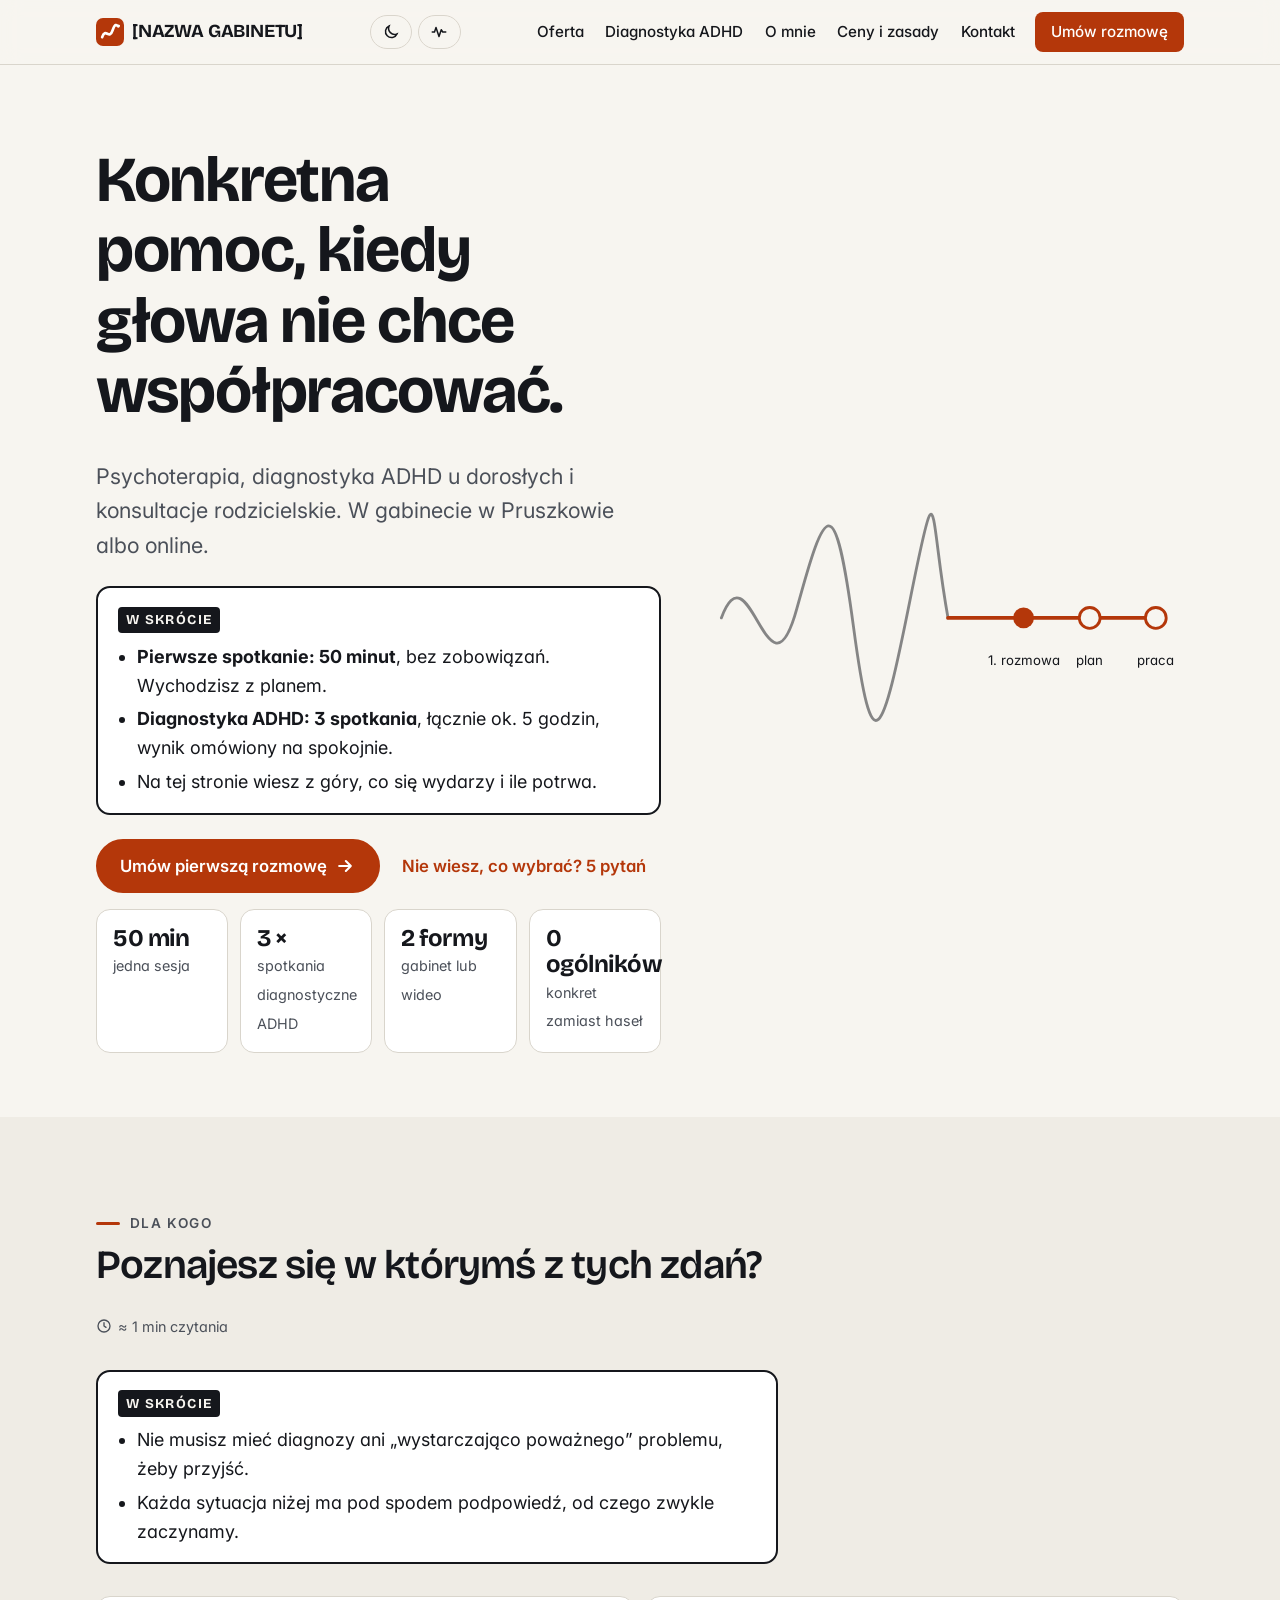
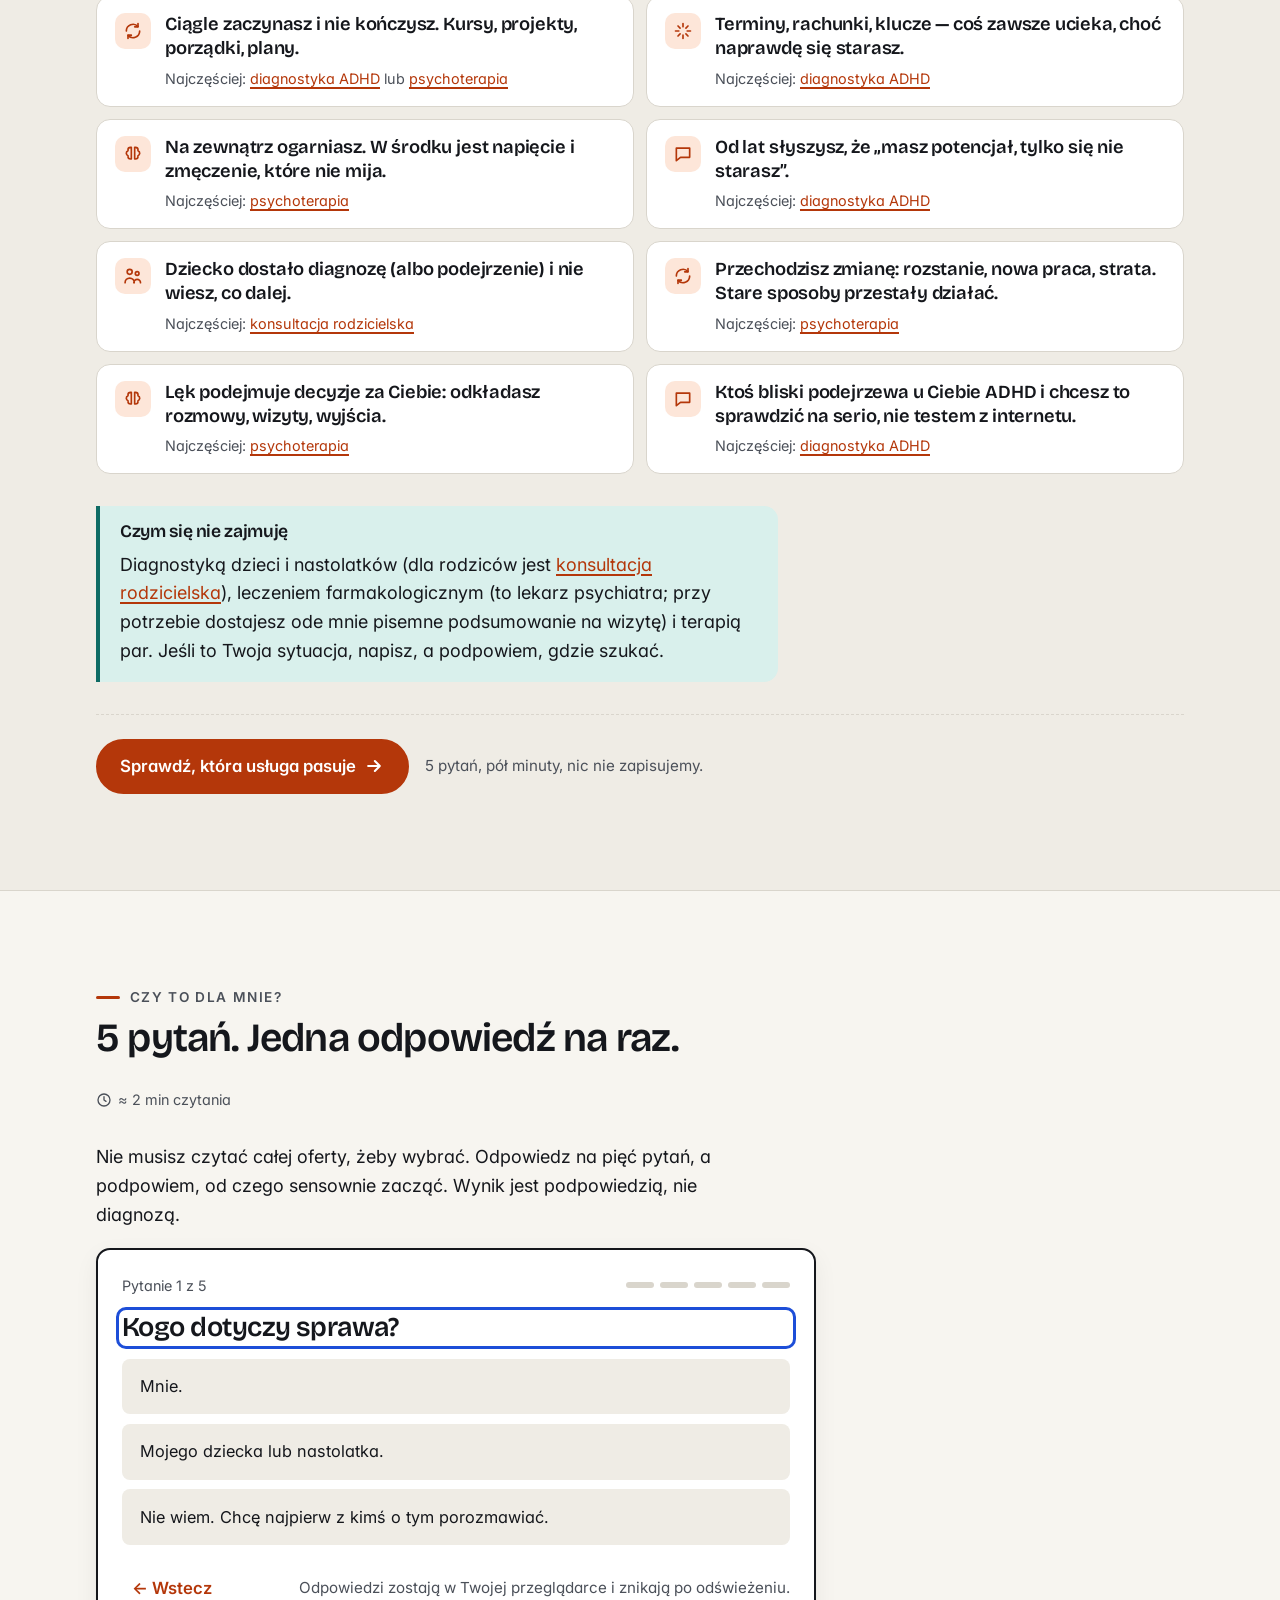
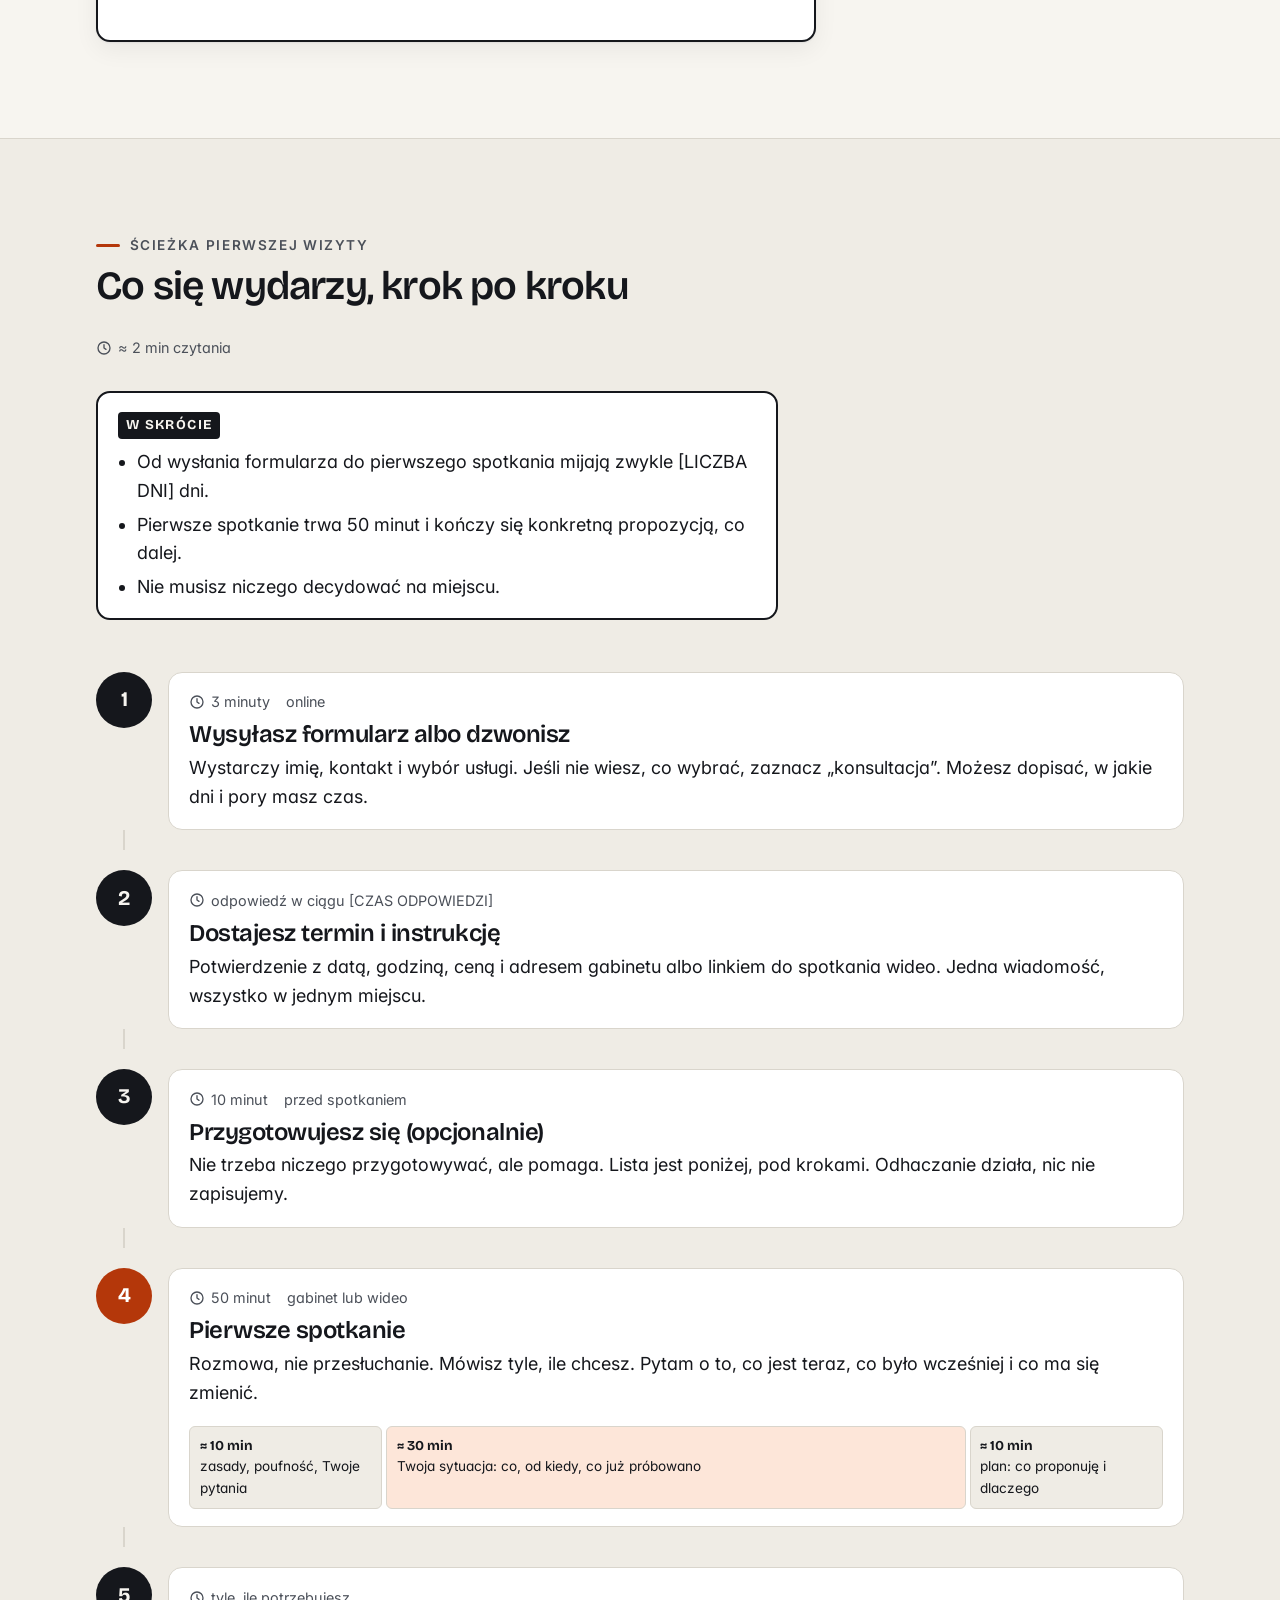
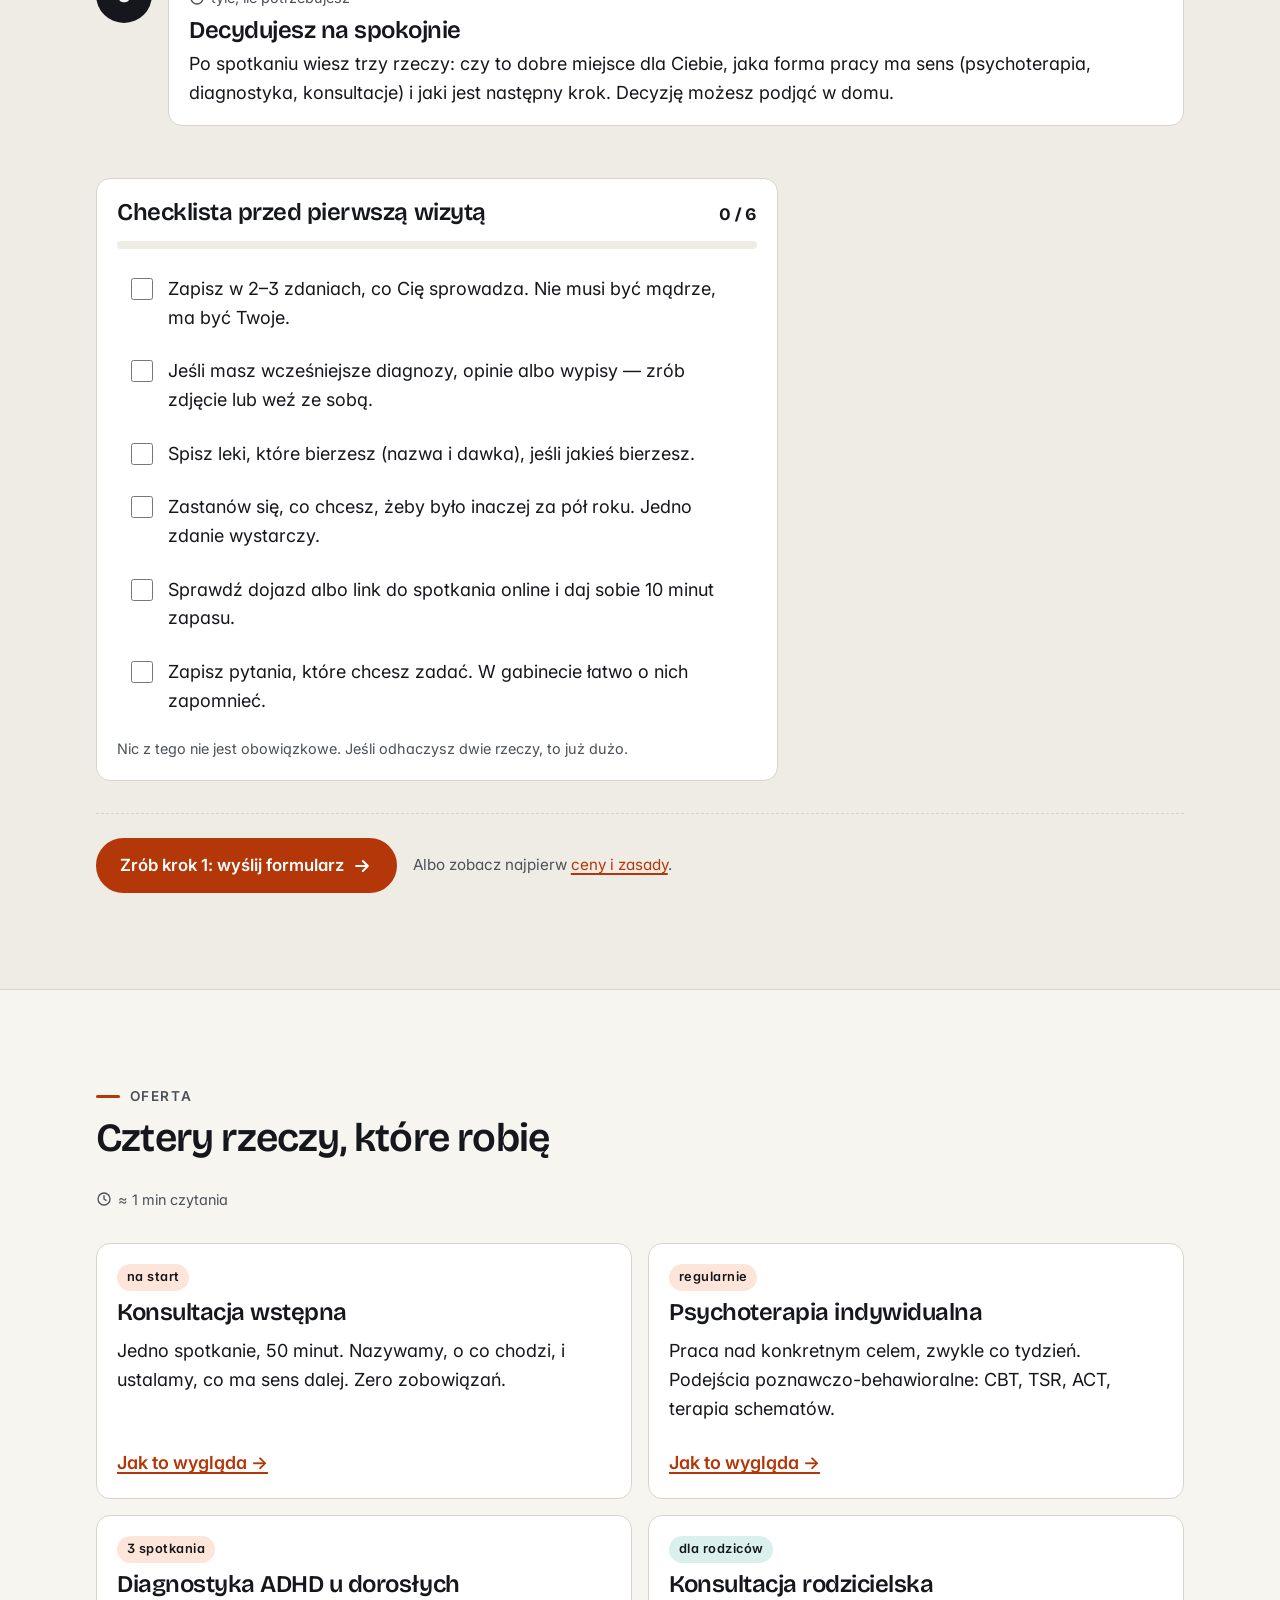
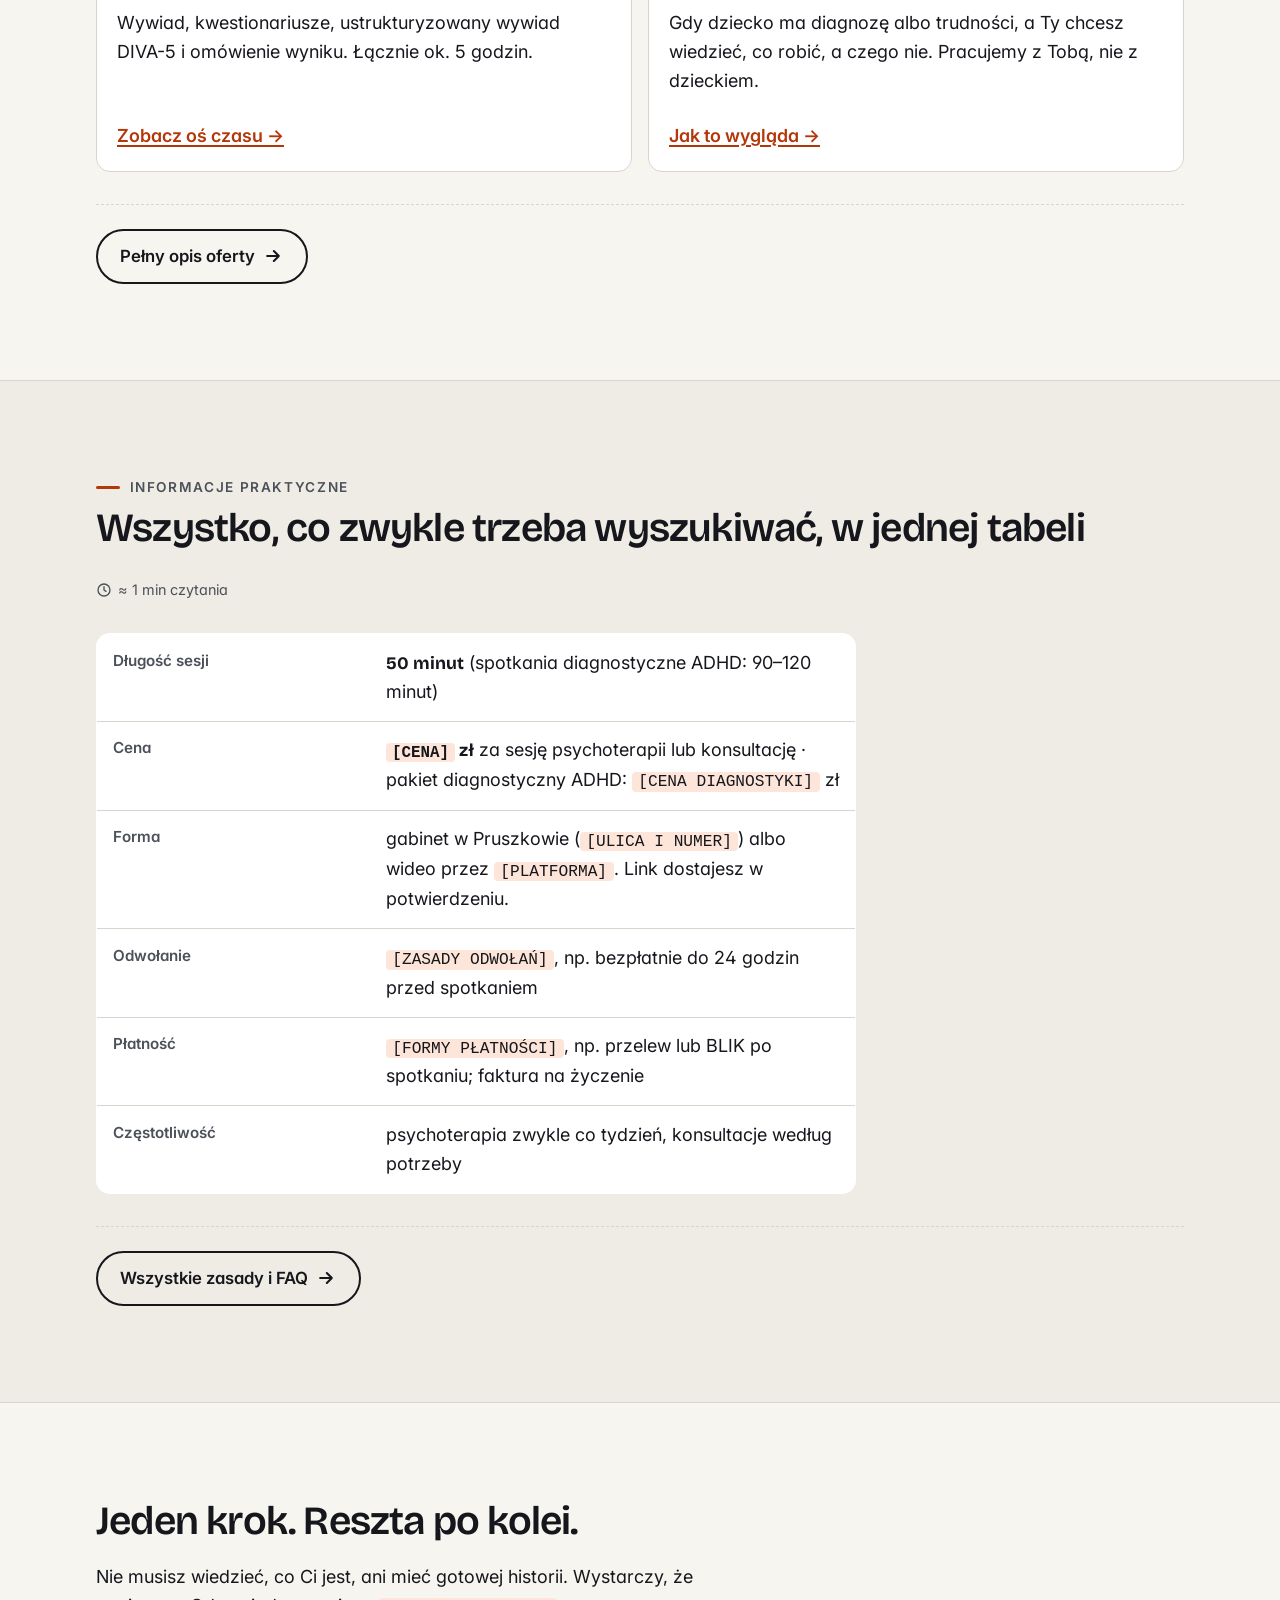
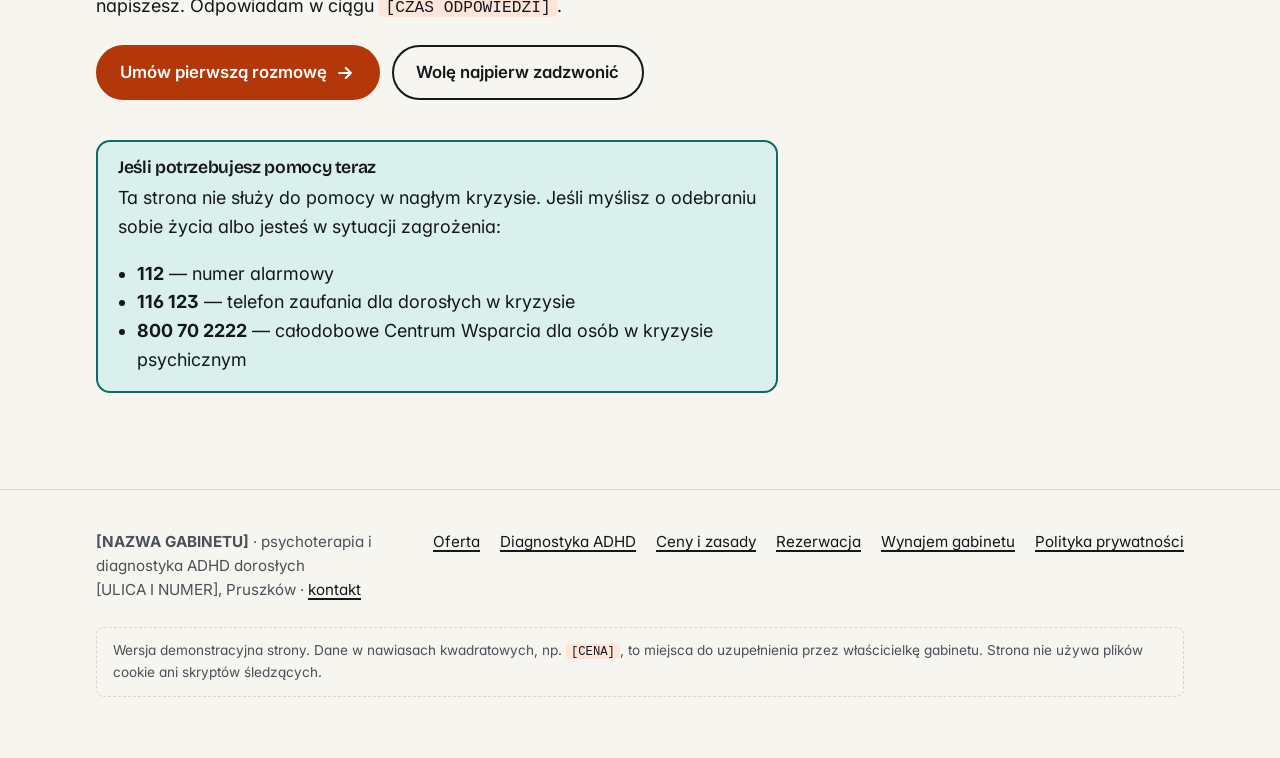
<file: index.html>
<!DOCTYPE html>
<html lang="pl" class="no-js">
<head>
  <meta charset="utf-8">
  <meta name="viewport" content="width=device-width, initial-scale=1">
  <title>Psychoterapia i diagnostyka ADHD dorosłych, Pruszków i online · [NAZWA GABINETU]</title>
  <meta name="description" content="Konkretna psychoterapia, diagnostyka ADHD u dorosłych i konsultacje rodzicielskie. Pruszków i online. Wiesz, co się wydarzy na każdym spotkaniu, zanim się umówisz.">
  <meta name="robots" content="noindex, nofollow">
  <meta name="color-scheme" content="light dark">
  <meta name="theme-color" content="#f7f5f0" media="(prefers-color-scheme: light)">
  <meta name="theme-color" content="#101216" media="(prefers-color-scheme: dark)">
  <link rel="icon" href="data:image/svg+xml,%3Csvg xmlns='http://www.w3.org/2000/svg' viewBox='0 0 32 32'%3E%3Crect width='32' height='32' rx='8' fill='%23b4370a'/%3E%3Cpath d='M7 22 C 11 10, 15 26, 19 14 S 25 12, 26 9' stroke='%23fff' stroke-width='3' fill='none' stroke-linecap='round'/%3E%3C/svg%3E">
  <link rel="preconnect" href="https://fonts.googleapis.com">
  <link rel="preconnect" href="https://fonts.gstatic.com" crossorigin>
  <link rel="stylesheet" href="https://fonts.googleapis.com/css2?family=Bricolage+Grotesque:opsz,wght@12..96,500;12..96,600;12..96,700&amp;family=Inter:wght@400;500;600&amp;display=swap">
  <link rel="stylesheet" href="styles.css">
  <script>
    (function () {
      try {
        var t = localStorage.getItem("demo-theme");
        if (t === "dark" || t === "light") document.documentElement.setAttribute("data-theme", t);
        var m = localStorage.getItem("demo-motion");
        if (m === "reduced" || m === "full") document.documentElement.setAttribute("data-motion", m);
      } catch (e) {}
    })();
  </script>
</head>
<body>
  <a class="skip-link" href="#main">Przejdź do treści</a>
  <header class="site-header">
    <div class="container">
      <a class="brand" href="index.html"><svg aria-hidden="true" viewBox="0 0 32 32"><rect width="32" height="32" rx="8" fill="var(--accent)"/><path d="M7 22 C 11 10, 15 26, 19 14 S 25 12, 26 9" stroke="var(--accent-ink)" stroke-width="3" fill="none" stroke-linecap="round"/></svg><span>[NAZWA GABINETU]</span></a>
      <div class="header-tools">
        <button class="tool-btn" type="button" data-theme-toggle aria-pressed="false" aria-label="Przełącz tryb ciemny">
          <svg aria-hidden="true" viewBox="0 0 24 24" fill="none" stroke="currentColor" stroke-width="2" stroke-linecap="round"><path d="M20 14.5A8 8 0 0 1 9.5 4a8 8 0 1 0 10.5 10.5z"/></svg>
          <span class="label">Tryb ciemny</span>
        </button>
        <button class="tool-btn" type="button" data-motion-toggle aria-pressed="false" aria-label="Ogranicz ruch i animacje">
          <svg aria-hidden="true" viewBox="0 0 24 24" fill="none" stroke="currentColor" stroke-width="2" stroke-linecap="round" stroke-linejoin="round"><path d="M3 12h3l2-6 4 12 3-9 2 3h4"/></svg>
          <span class="label">Mniej ruchu</span>
        </button>
        <button class="nav-toggle" type="button" aria-expanded="false" aria-controls="site-nav">
          <svg aria-hidden="true" viewBox="0 0 24 24" fill="none" stroke="currentColor" stroke-width="2" stroke-linecap="round"><path d="M4 7h16M4 12h16M4 17h16"/></svg>
          <span>Menu</span>
        </button>
      </div>
      <nav class="site-nav" id="site-nav" aria-label="Nawigacja główna" data-open="false">
        <ul>
          <li class="nav-home"><a href="index.html" aria-current="page">Start</a></li>
          <li><a href="oferta.html">Oferta</a></li>
          <li><a href="diagnostyka-adhd.html">Diagnostyka ADHD</a></li>
          <li><a href="o-mnie.html">O mnie</a></li>
          <li><a href="informacje-praktyczne.html">Ceny i zasady</a></li>
          <li><a href="kontakt.html">Kontakt</a></li>
          <li class="nav-cta"><a href="rezerwacja.html">Umów rozmowę</a></li>
        </ul>
      </nav>
    </div>
  </header>

  <main id="main">

    <!-- HERO -->
    <section class="container hero">
      <div>
        <h1>Konkretna pomoc, kiedy głowa nie chce współpracować.</h1>
        <p class="lead">Psychoterapia, diagnostyka ADHD u dorosłych i konsultacje rodzicielskie. W gabinecie w Pruszkowie albo online.</p>
        <div class="tldr">
          <span class="tldr-label">W skrócie</span>
          <ul>
            <li><strong>Pierwsze spotkanie: 50 minut</strong>, bez zobowiązań. Wychodzisz z planem.</li>
            <li><strong>Diagnostyka ADHD: 3 spotkania</strong>, łącznie ok. 5 godzin, wynik omówiony na spokojnie.</li>
            <li>Na tej stronie wiesz z góry, co się wydarzy i ile potrwa.</li>
          </ul>
        </div>
        <div class="actions">
          <a class="btn btn-primary" href="rezerwacja.html">Umów pierwszą rozmowę <svg aria-hidden="true" viewBox="0 0 24 24" fill="none" stroke="currentColor" stroke-width="2.5" stroke-linecap="round" stroke-linejoin="round"><path d="M5 12h14M13 6l6 6-6 6"/></svg></a>
          <a class="btn btn-ghost" href="#czy-to-dla-mnie">Nie wiesz, co wybrać? 5 pytań</a>
        </div>
        <div class="facts" role="group" aria-label="Najważniejsze fakty">
          <div class="fact"><strong>50 min</strong><span>jedna sesja</span></div>
          <div class="fact"><strong>3 × </strong><span>spotkania diagnostyczne ADHD</span></div>
          <div class="fact"><strong>2 formy</strong><span>gabinet lub wideo</span></div>
          <div class="fact"><strong>0 ogólników</strong><span>konkret zamiast haseł</span></div>
        </div>
      </div>
      <div class="hero-art">
          <svg viewBox="0 0 520 360" role="img" aria-labelledby="hero-art-title">
            <title id="hero-art-title">Plątanina linii, która po lewej jest chaotyczna, a w prawo zmienia się w prostą ścieżkę z trzema punktami</title>
            <path class="path-line draw" d="M30 200 C 60 120, 80 300, 110 190 S 150 60, 170 210 S 200 330, 230 180 S 250 90, 270 200" opacity="0.5"/>
            <path class="path-line accent draw" d="M270 200 C 300 200, 320 200, 350 200 L 490 200"/>
            <circle class="path-dot" cx="350" cy="200" r="11"/>
            <circle class="path-dot-ring" cx="420" cy="200" r="11"/>
            <circle class="path-dot-ring" cx="490" cy="200" r="11"/>
            <text x="350" y="250" text-anchor="middle" font-family="Inter, sans-serif" font-size="14" fill="currentColor">1. rozmowa</text>
            <text x="420" y="250" text-anchor="middle" font-family="Inter, sans-serif" font-size="14" fill="currentColor">plan</text>
            <text x="490" y="250" text-anchor="middle" font-family="Inter, sans-serif" font-size="14" fill="currentColor">praca</text>
          </svg>
      </div>
    </section>

    <!-- DLA KOGO -->
    <section class="section section-alt" id="dla-kogo" data-reading>
      <div class="container reveal">
        <div class="section-head">
          <span class="eyebrow">Dla kogo</span>
          <h2>Poznajesz się w którymś z tych zdań?</h2>
          <span class="reading-time"><svg aria-hidden="true" viewBox="0 0 24 24" fill="none" stroke="currentColor" stroke-width="2" stroke-linecap="round" stroke-linejoin="round"><circle cx="12" cy="12" r="9"/><path d="M12 7v5l3 2"/></svg><span class="visually-hidden">Czas czytania: </span><span data-reading-time></span></span>
        </div>

        <div class="tldr">
          <span class="tldr-label">W skrócie</span>
          <ul>
              <li>Nie musisz mieć diagnozy ani „wystarczająco poważnego” problemu, żeby przyjść.</li>
              <li>Każda sytuacja niżej ma pod spodem podpowiedź, od czego zwykle zaczynamy.</li>
          </ul>
        </div>

        <ul class="situations">
          <li class="situation">
            <span class="mark"><svg aria-hidden="true" viewBox="0 0 24 24" fill="none" stroke="currentColor" stroke-width="2" stroke-linecap="round" stroke-linejoin="round"><path d="M4 12a8 8 0 0 1 14-5.3M20 12a8 8 0 0 1-14 5.3"/><path d="M18 3v4h-4M6 21v-4h4"/></svg></span>
            <div>
              <div class="quote">Ciągle zaczynasz i nie kończysz. Kursy, projekty, porządki, plany.</div>
              <div class="leads">Najczęściej: <a href="diagnostyka-adhd.html">diagnostyka ADHD</a> lub <a href="oferta.html#psychoterapia">psychoterapia</a></div>
            </div>
          </li>
          <li class="situation">
            <span class="mark"><svg aria-hidden="true" viewBox="0 0 24 24" fill="none" stroke="currentColor" stroke-width="2" stroke-linecap="round" stroke-linejoin="round"><path d="M12 3v4M12 17v4M3 12h4M17 12h4M6 6l2.5 2.5M15.5 15.5 18 18M6 18l2.5-2.5M15.5 8.5 18 6"/></svg></span>
            <div>
              <div class="quote">Terminy, rachunki, klucze — coś zawsze ucieka, choć naprawdę się starasz.</div>
              <div class="leads">Najczęściej: <a href="diagnostyka-adhd.html">diagnostyka ADHD</a></div>
            </div>
          </li>
          <li class="situation">
            <span class="mark"><svg aria-hidden="true" viewBox="0 0 24 24" fill="none" stroke="currentColor" stroke-width="2" stroke-linecap="round" stroke-linejoin="round"><path d="M9 4a3 3 0 0 0-3 3v1a3 3 0 0 0-2 3 3 3 0 0 0 2 3v1a3 3 0 0 0 3 3h1V4H9z"/><path d="M15 4a3 3 0 0 1 3 3v1a3 3 0 0 1 2 3 3 3 0 0 1-2 3v1a3 3 0 0 1-3 3h-1V4h1z"/></svg></span>
            <div>
              <div class="quote">Na zewnątrz ogarniasz. W środku jest napięcie i zmęczenie, które nie mija.</div>
              <div class="leads">Najczęściej: <a href="oferta.html#psychoterapia">psychoterapia</a></div>
            </div>
          </li>
          <li class="situation">
            <span class="mark"><svg aria-hidden="true" viewBox="0 0 24 24" fill="none" stroke="currentColor" stroke-width="2" stroke-linecap="round" stroke-linejoin="round"><path d="M4 5h16v11H9l-5 4z"/></svg></span>
            <div>
              <div class="quote">Od lat słyszysz, że „masz potencjał, tylko się nie starasz”.</div>
              <div class="leads">Najczęściej: <a href="diagnostyka-adhd.html">diagnostyka ADHD</a></div>
            </div>
          </li>
          <li class="situation">
            <span class="mark"><svg aria-hidden="true" viewBox="0 0 24 24" fill="none" stroke="currentColor" stroke-width="2" stroke-linecap="round" stroke-linejoin="round"><circle cx="8" cy="7" r="3"/><circle cx="17" cy="9" r="2.2"/><path d="M2.5 20a5.5 5.5 0 0 1 11 0M13 20a4 4 0 0 1 8 0"/></svg></span>
            <div>
              <div class="quote">Dziecko dostało diagnozę (albo podejrzenie) i nie wiesz, co dalej.</div>
              <div class="leads">Najczęściej: <a href="oferta.html#rodzice">konsultacja rodzicielska</a></div>
            </div>
          </li>
          <li class="situation">
            <span class="mark"><svg aria-hidden="true" viewBox="0 0 24 24" fill="none" stroke="currentColor" stroke-width="2" stroke-linecap="round" stroke-linejoin="round"><path d="M4 12a8 8 0 0 1 14-5.3M20 12a8 8 0 0 1-14 5.3"/><path d="M18 3v4h-4M6 21v-4h4"/></svg></span>
            <div>
              <div class="quote">Przechodzisz zmianę: rozstanie, nowa praca, strata. Stare sposoby przestały działać.</div>
              <div class="leads">Najczęściej: <a href="oferta.html#psychoterapia">psychoterapia</a></div>
            </div>
          </li>
          <li class="situation">
            <span class="mark"><svg aria-hidden="true" viewBox="0 0 24 24" fill="none" stroke="currentColor" stroke-width="2" stroke-linecap="round" stroke-linejoin="round"><path d="M9 4a3 3 0 0 0-3 3v1a3 3 0 0 0-2 3 3 3 0 0 0 2 3v1a3 3 0 0 0 3 3h1V4H9z"/><path d="M15 4a3 3 0 0 1 3 3v1a3 3 0 0 1 2 3 3 3 0 0 1-2 3v1a3 3 0 0 1-3 3h-1V4h1z"/></svg></span>
            <div>
              <div class="quote">Lęk podejmuje decyzje za Ciebie: odkładasz rozmowy, wizyty, wyjścia.</div>
              <div class="leads">Najczęściej: <a href="oferta.html#psychoterapia">psychoterapia</a></div>
            </div>
          </li>
          <li class="situation">
            <span class="mark"><svg aria-hidden="true" viewBox="0 0 24 24" fill="none" stroke="currentColor" stroke-width="2" stroke-linecap="round" stroke-linejoin="round"><path d="M4 5h16v11H9l-5 4z"/></svg></span>
            <div>
              <div class="quote">Ktoś bliski podejrzewa u Ciebie ADHD i chcesz to sprawdzić na serio, nie testem z internetu.</div>
              <div class="leads">Najczęściej: <a href="diagnostyka-adhd.html">diagnostyka ADHD</a></div>
            </div>
          </li>
        </ul>
        <div class="not-for">
          <h3>Czym się nie zajmuję</h3>
          <p>Diagnostyką dzieci i nastolatków (dla rodziców jest <a href="oferta.html#rodzice">konsultacja rodzicielska</a>), leczeniem farmakologicznym (to lekarz psychiatra; przy potrzebie dostajesz ode mnie pisemne podsumowanie na wizytę) i terapią par. Jeśli to Twoja sytuacja, napisz, a podpowiem, gdzie szukać.</p>
        </div>
        <div class="one-action">
          <a class="btn btn-primary" href="#czy-to-dla-mnie">Sprawdź, która usługa pasuje <svg aria-hidden="true" viewBox="0 0 24 24" fill="none" stroke="currentColor" stroke-width="2.5" stroke-linecap="round" stroke-linejoin="round"><path d="M5 12h14M13 6l6 6-6 6"/></svg></a>
          <span class="hint">5 pytań, pół minuty, nic nie zapisujemy.</span>
        </div>
      </div>
    </section>

    <!-- QUIZ -->
    <section class="section" id="czy-to-dla-mnie" data-reading>
      <div class="container reveal">
        <div class="section-head">
          <span class="eyebrow">Czy to dla mnie?</span>
          <h2>5 pytań. Jedna odpowiedź na raz.</h2>
          <span class="reading-time"><svg aria-hidden="true" viewBox="0 0 24 24" fill="none" stroke="currentColor" stroke-width="2" stroke-linecap="round" stroke-linejoin="round"><circle cx="12" cy="12" r="9"/><path d="M12 7v5l3 2"/></svg><span class="visually-hidden">Czas czytania: </span><span data-reading-time></span></span>
        </div>

        <p class="prose">Nie musisz czytać całej oferty, żeby wybrać. Odpowiedz na pięć pytań, a podpowiem, od czego sensownie zacząć. Wynik jest podpowiedzią, nie diagnozą.</p>
        <div class="quiz" data-quiz>
          <div class="quiz-progress">
            <span data-quiz-counter>Pytanie 1 z 5</span>
            <div class="quiz-dots" aria-hidden="true"><span></span><span></span><span></span><span></span><span></span></div>
          </div>
          <div class="visually-hidden" aria-live="polite" data-quiz-live></div>
          <div class="quiz-q" data-active="true">
            <h3>Kogo dotyczy sprawa?</h3>
            <div class="quiz-answers">
              <button class="quiz-answer" type="button" data-points="terapia:1,adhd:1">Mnie.</button>
              <button class="quiz-answer" type="button" data-points="rodzic:3">Mojego dziecka lub nastolatka.</button>
              <button class="quiz-answer" type="button" data-points="konsultacja:2">Nie wiem. Chcę najpierw z kimś o tym porozmawiać.</button>
            </div>
          </div>
          <div class="quiz-q" data-active="false">
            <h3>Co najlepiej opisuje to, z czym przychodzisz?</h3>
            <div class="quiz-answers">
              <button class="quiz-answer" type="button" data-points="adhd:3">Zaczynam i nie kończę, gubię rzeczy, terminy mi uciekają. Od zawsze.</button>
              <button class="quiz-answer" type="button" data-points="terapia:3">Lęk, napięcie, obniżony nastrój albo trudny okres w życiu.</button>
              <button class="quiz-answer" type="button" data-points="rodzic:3">Dziecko ma diagnozę lub podejrzenie i nie wiem, jak je wspierać.</button>
              <button class="quiz-answer" type="button" data-points="konsultacja:2">Trudno mi to nazwać.</button>
            </div>
          </div>
          <div class="quiz-q" data-active="false">
            <h3>Od jak dawna tak jest?</h3>
            <div class="quiz-answers">
              <button class="quiz-answer" type="button" data-points="adhd:2">Od dzieciństwa. To się właściwie nie zmienia.</button>
              <button class="quiz-answer" type="button" data-points="terapia:2">Od kilku miesięcy albo po konkretnym wydarzeniu.</button>
              <button class="quiz-answer" type="button" data-points="terapia:1,konsultacja:1">Falami: raz lepiej, raz gorzej.</button>
              <button class="quiz-answer" type="button" data-points="rodzic:2">To nie o mnie, chodzi o dziecko.</button>
            </div>
          </div>
          <div class="quiz-q" data-active="false">
            <h3>Czego szukasz teraz najbardziej?</h3>
            <div class="quiz-answers">
              <button class="quiz-answer" type="button" data-points="adhd:3">Konkretnej odpowiedzi: czy to ADHD, czy coś innego.</button>
              <button class="quiz-answer" type="button" data-points="terapia:3">Regularnej pracy nad zmianą tego, co nie działa.</button>
              <button class="quiz-answer" type="button" data-points="rodzic:3">Wskazówek, jak wspierać dziecko i nie zwariować.</button>
              <button class="quiz-answer" type="button" data-points="konsultacja:3">Jednej rozmowy, żeby się zorientować, co w ogóle ma sens.</button>
            </div>
          </div>
          <div class="quiz-q" data-active="false">
            <h3>Ile czasu możesz w to teraz włożyć?</h3>
            <div class="quiz-answers">
              <button class="quiz-answer" type="button" data-points="konsultacja:2">Jedno spotkanie na początek.</button>
              <button class="quiz-answer" type="button" data-points="adhd:2">Kilka spotkań w krótkim czasie, np. trzy w miesiąc.</button>
              <button class="quiz-answer" type="button" data-points="terapia:2">Regularnie, co tydzień, przez kilka miesięcy.</button>
              <button class="quiz-answer" type="button" data-points="konsultacja:1">Zależy od tego, co usłyszę.</button>
            </div>
          </div>
          <div class="quiz-result" data-result="konsultacja" data-active="false">
            <span class="result-tag">Sugestia: Konsultacja wstępna</span>
            <h3>Zacznij od jednej rozmowy (50 min)</h3>
            <div class="why"><strong>Dlaczego:</strong> Z odpowiedzi wynika, że najpierw warto nazwać, o co chodzi, zanim wybierzesz formę pracy. Konsultacja do niczego nie zobowiązuje: wychodzisz z niej z konkretną propozycją następnego kroku.</div>
            <div class="actions">
              <a class="btn btn-primary" href="rezerwacja.html?usluga=konsultacja">Umów konsultację <svg aria-hidden="true" viewBox="0 0 24 24" fill="none" stroke="currentColor" stroke-width="2.5" stroke-linecap="round" stroke-linejoin="round"><path d="M5 12h14M13 6l6 6-6 6"/></svg></a>
              <a class="btn btn-ghost" href="oferta.html#konsultacja">Przeczytaj, jak to wygląda</a>
            </div>
            <p class="quiz-note">To podpowiedź, nie diagnoza. Jeśli masz wątpliwości, zacznij od konsultacji. Twoje odpowiedzi nie są nigdzie zapisywane.</p>
            <button class="btn btn-secondary" type="button" data-quiz-restart>Zacznij od nowa</button>
          </div>
          <div class="quiz-result" data-result="adhd" data-active="false">
            <span class="result-tag">Sugestia: Diagnostyka ADHD u dorosłych</span>
            <h3>Sprawdź to na serio: 3 spotkania, ok. 5 godzin</h3>
            <div class="why"><strong>Dlaczego:</strong> Opisujesz trudności, które trwają od dawna i dotyczą wielu obszarów życia. To dokładnie sytuacja, w której rzetelna diagnostyka daje więcej niż kolejne „weź się w garść”.</div>
            <div class="actions">
              <a class="btn btn-primary" href="rezerwacja.html?usluga=adhd">Umów spotkanie diagnostyczne <svg aria-hidden="true" viewBox="0 0 24 24" fill="none" stroke="currentColor" stroke-width="2.5" stroke-linecap="round" stroke-linejoin="round"><path d="M5 12h14M13 6l6 6-6 6"/></svg></a>
              <a class="btn btn-ghost" href="diagnostyka-adhd.html">Przeczytaj, jak to wygląda</a>
            </div>
            <p class="quiz-note">To podpowiedź, nie diagnoza. Jeśli masz wątpliwości, zacznij od konsultacji. Twoje odpowiedzi nie są nigdzie zapisywane.</p>
            <button class="btn btn-secondary" type="button" data-quiz-restart>Zacznij od nowa</button>
          </div>
          <div class="quiz-result" data-result="terapia" data-active="false">
            <span class="result-tag">Sugestia: Psychoterapia indywidualna</span>
            <h3>Regularna praca nad tym, co nie działa</h3>
            <div class="why"><strong>Dlaczego:</strong> Twoje odpowiedzi wskazują na trudności, które mają początek, kontekst i wpływ na codzienność. Z takimi tematami pracuje się w psychoterapii: konkretnie, z celem, krok po kroku.</div>
            <div class="actions">
              <a class="btn btn-primary" href="rezerwacja.html?usluga=psychoterapia">Umów pierwsze spotkanie <svg aria-hidden="true" viewBox="0 0 24 24" fill="none" stroke="currentColor" stroke-width="2.5" stroke-linecap="round" stroke-linejoin="round"><path d="M5 12h14M13 6l6 6-6 6"/></svg></a>
              <a class="btn btn-ghost" href="oferta.html#psychoterapia">Przeczytaj, jak to wygląda</a>
            </div>
            <p class="quiz-note">To podpowiedź, nie diagnoza. Jeśli masz wątpliwości, zacznij od konsultacji. Twoje odpowiedzi nie są nigdzie zapisywane.</p>
            <button class="btn btn-secondary" type="button" data-quiz-restart>Zacznij od nowa</button>
          </div>
          <div class="quiz-result" data-result="rodzic" data-active="false">
            <span class="result-tag">Sugestia: Konsultacja rodzicielska</span>
            <h3>Wsparcie dla Ciebie jako rodzica</h3>
            <div class="why"><strong>Dlaczego:</strong> Chodzi o dziecko, ale pracować będziemy z Tobą: co wynika z diagnozy, jak układać dzień, jak rozmawiać ze szkołą, czego nie robić. Jedno lub kilka spotkań.</div>
            <div class="actions">
              <a class="btn btn-primary" href="rezerwacja.html?usluga=rodzicielska">Umów konsultację rodzicielską <svg aria-hidden="true" viewBox="0 0 24 24" fill="none" stroke="currentColor" stroke-width="2.5" stroke-linecap="round" stroke-linejoin="round"><path d="M5 12h14M13 6l6 6-6 6"/></svg></a>
              <a class="btn btn-ghost" href="oferta.html#rodzice">Przeczytaj, jak to wygląda</a>
            </div>
            <p class="quiz-note">To podpowiedź, nie diagnoza. Jeśli masz wątpliwości, zacznij od konsultacji. Twoje odpowiedzi nie są nigdzie zapisywane.</p>
            <button class="btn btn-secondary" type="button" data-quiz-restart>Zacznij od nowa</button>
          </div>
          <div class="quiz-nav">
            <button class="btn btn-ghost" type="button" data-quiz-back hidden>← Wstecz</button>
            <span class="small muted">Odpowiedzi zostają w Twojej przeglądarce i znikają po odświeżeniu.</span>
          </div>
        </div>

      </div>
    </section>

    <!-- ŚCIEŻKA PIERWSZEJ WIZYTY -->
    <section class="section section-alt" id="sciezka" data-reading>
      <div class="container reveal">
        <div class="section-head">
          <span class="eyebrow">Ścieżka pierwszej wizyty</span>
          <h2>Co się wydarzy, krok po kroku</h2>
          <span class="reading-time"><svg aria-hidden="true" viewBox="0 0 24 24" fill="none" stroke="currentColor" stroke-width="2" stroke-linecap="round" stroke-linejoin="round"><circle cx="12" cy="12" r="9"/><path d="M12 7v5l3 2"/></svg><span class="visually-hidden">Czas czytania: </span><span data-reading-time></span></span>
        </div>

        <div class="tldr">
          <span class="tldr-label">W skrócie</span>
          <ul>
              <li>Od wysłania formularza do pierwszego spotkania mijają zwykle [LICZBA DNI] dni.</li>
              <li>Pierwsze spotkanie trwa 50 minut i kończy się konkretną propozycją, co dalej.</li>
              <li>Nie musisz niczego decydować na miejscu.</li>
          </ul>
        </div>

        <ol class="steps">
          <li class="step">
            <span class="step-num" aria-hidden="true">1</span>
            <div class="step-body">
              <div class="step-meta"><span><svg aria-hidden="true" viewBox="0 0 24 24" fill="none" stroke="currentColor" stroke-width="2" stroke-linecap="round" stroke-linejoin="round"><circle cx="12" cy="12" r="9"/><path d="M12 7v5l3 2"/></svg> 3 minuty</span><span>online</span></div>
              <h3>Wysyłasz formularz albo dzwonisz</h3>
              <p>Wystarczy imię, kontakt i wybór usługi. Jeśli nie wiesz, co wybrać, zaznacz „konsultacja”. Możesz dopisać, w jakie dni i pory masz czas.</p>
            </div>
          </li>
          <li class="step">
            <span class="step-num" aria-hidden="true">2</span>
            <div class="step-body">
              <div class="step-meta"><span><svg aria-hidden="true" viewBox="0 0 24 24" fill="none" stroke="currentColor" stroke-width="2" stroke-linecap="round" stroke-linejoin="round"><circle cx="12" cy="12" r="9"/><path d="M12 7v5l3 2"/></svg> odpowiedź w ciągu [CZAS ODPOWIEDZI]</span></div>
              <h3>Dostajesz termin i instrukcję</h3>
              <p>Potwierdzenie z datą, godziną, ceną i adresem gabinetu albo linkiem do spotkania wideo. Jedna wiadomość, wszystko w jednym miejscu.</p>
            </div>
          </li>
          <li class="step">
            <span class="step-num" aria-hidden="true">3</span>
            <div class="step-body">
              <div class="step-meta"><span><svg aria-hidden="true" viewBox="0 0 24 24" fill="none" stroke="currentColor" stroke-width="2" stroke-linecap="round" stroke-linejoin="round"><circle cx="12" cy="12" r="9"/><path d="M12 7v5l3 2"/></svg> 10 minut</span><span>przed spotkaniem</span></div>
              <h3>Przygotowujesz się (opcjonalnie)</h3>
              <p>Nie trzeba niczego przygotowywać, ale pomaga. Lista jest poniżej, pod krokami. Odhaczanie działa, nic nie zapisujemy.</p>
            </div>
          </li>
          <li class="step accent">
            <span class="step-num" aria-hidden="true">4</span>
            <div class="step-body">
              <div class="step-meta"><span><svg aria-hidden="true" viewBox="0 0 24 24" fill="none" stroke="currentColor" stroke-width="2" stroke-linecap="round" stroke-linejoin="round"><circle cx="12" cy="12" r="9"/><path d="M12 7v5l3 2"/></svg> 50 minut</span><span>gabinet lub wideo</span></div>
              <h3>Pierwsze spotkanie</h3>
              <p>Rozmowa, nie przesłuchanie. Mówisz tyle, ile chcesz. Pytam o to, co jest teraz, co było wcześniej i co ma się zmienić.</p>
              <div class="session-bar" role="group" aria-label="Orientacyjny podział pierwszego spotkania">
                <div><strong>≈ 10 min</strong>zasady, poufność, Twoje pytania</div>
                <div class="mid"><strong>≈ 30 min</strong>Twoja sytuacja: co, od kiedy, co już próbowano</div>
                <div><strong>≈ 10 min</strong>plan: co proponuję i dlaczego</div>
              </div>
            </div>
          </li>
          <li class="step">
            <span class="step-num" aria-hidden="true">5</span>
            <div class="step-body">
              <div class="step-meta"><span><svg aria-hidden="true" viewBox="0 0 24 24" fill="none" stroke="currentColor" stroke-width="2" stroke-linecap="round" stroke-linejoin="round"><circle cx="12" cy="12" r="9"/><path d="M12 7v5l3 2"/></svg> tyle, ile potrzebujesz</span></div>
              <h3>Decydujesz na spokojnie</h3>
              <p>Po spotkaniu wiesz trzy rzeczy: czy to dobre miejsce dla Ciebie, jaka forma pracy ma sens (psychoterapia, diagnostyka, konsultacje) i jaki jest następny krok. Decyzję możesz podjąć w domu.</p>
            </div>
          </li>
        </ol>
        <div style="margin-top:2rem">
        <div class="checklist" data-checklist>
          <div class="checklist-head">
            <h3 id="cl-first">Checklista przed pierwszą wizytą</h3>
            <span class="checklist-progress" aria-live="polite"><span class="visually-hidden">Odhaczone: </span><span data-checklist-progress>0 / 6</span></span>
          </div>
          <div class="checklist-bar" aria-hidden="true"><span data-checklist-bar></span></div>
          <ul aria-labelledby="cl-first">
            <li><label><input type="checkbox"><span>Zapisz w 2–3 zdaniach, co Cię sprowadza. Nie musi być mądrze, ma być Twoje.</span></label></li>
            <li><label><input type="checkbox"><span>Jeśli masz wcześniejsze diagnozy, opinie albo wypisy — zrób zdjęcie lub weź ze sobą.</span></label></li>
            <li><label><input type="checkbox"><span>Spisz leki, które bierzesz (nazwa i dawka), jeśli jakieś bierzesz.</span></label></li>
            <li><label><input type="checkbox"><span>Zastanów się, co chcesz, żeby było inaczej za pół roku. Jedno zdanie wystarczy.</span></label></li>
            <li><label><input type="checkbox"><span>Sprawdź dojazd albo link do spotkania online i daj sobie 10 minut zapasu.</span></label></li>
            <li><label><input type="checkbox"><span>Zapisz pytania, które chcesz zadać. W gabinecie łatwo o nich zapomnieć.</span></label></li>
          </ul>
          <p class="note">Nic z tego nie jest obowiązkowe. Jeśli odhaczysz dwie rzeczy, to już dużo.</p>
        </div>

        </div>
        <div class="one-action">
          <a class="btn btn-primary" href="rezerwacja.html">Zrób krok 1: wyślij formularz <svg aria-hidden="true" viewBox="0 0 24 24" fill="none" stroke="currentColor" stroke-width="2.5" stroke-linecap="round" stroke-linejoin="round"><path d="M5 12h14M13 6l6 6-6 6"/></svg></a>
          <span class="hint">Albo zobacz najpierw <a href="informacje-praktyczne.html">ceny i zasady</a>.</span>
        </div>
      </div>
    </section>

    <!-- OFERTA SKRÓT -->
    <section class="section" id="oferta" data-reading>
      <div class="container reveal">
        <div class="section-head">
          <span class="eyebrow">Oferta</span>
          <h2>Cztery rzeczy, które robię</h2>
          <span class="reading-time"><svg aria-hidden="true" viewBox="0 0 24 24" fill="none" stroke="currentColor" stroke-width="2" stroke-linecap="round" stroke-linejoin="round"><circle cx="12" cy="12" r="9"/><path d="M12 7v5l3 2"/></svg><span class="visually-hidden">Czas czytania: </span><span data-reading-time></span></span>
        </div>

        <div class="grid grid-2">
          <article class="card">
            <span class="tag">na start</span>
            <h3>Konsultacja wstępna</h3>
            <p>Jedno spotkanie, 50 minut. Nazywamy, o co chodzi, i ustalamy, co ma sens dalej. Zero zobowiązań.</p>
            <a class="card-link" href="oferta.html#konsultacja">Jak to wygląda →</a>
          </article>
          <article class="card">
            <span class="tag">regularnie</span>
            <h3>Psychoterapia indywidualna</h3>
            <p>Praca nad konkretnym celem, zwykle co tydzień. Podejścia poznawczo-behawioralne: CBT, TSR, ACT, terapia schematów.</p>
            <a class="card-link" href="oferta.html#psychoterapia">Jak to wygląda →</a>
          </article>
          <article class="card">
            <span class="tag">3 spotkania</span>
            <h3>Diagnostyka ADHD u dorosłych</h3>
            <p>Wywiad, kwestionariusze, ustrukturyzowany wywiad DIVA-5 i omówienie wyniku. Łącznie ok. 5 godzin.</p>
            <a class="card-link" href="diagnostyka-adhd.html">Zobacz oś czasu →</a>
          </article>
          <article class="card">
            <span class="tag teal">dla rodziców</span>
            <h3>Konsultacja rodzicielska</h3>
            <p>Gdy dziecko ma diagnozę albo trudności, a Ty chcesz wiedzieć, co robić, a czego nie. Pracujemy z Tobą, nie z dzieckiem.</p>
            <a class="card-link" href="oferta.html#rodzice">Jak to wygląda →</a>
          </article>
        </div>
        <div class="one-action">
          <a class="btn btn-secondary" href="oferta.html">Pełny opis oferty <svg aria-hidden="true" viewBox="0 0 24 24" fill="none" stroke="currentColor" stroke-width="2.5" stroke-linecap="round" stroke-linejoin="round"><path d="M5 12h14M13 6l6 6-6 6"/></svg></a>
        </div>
      </div>
    </section>

    <!-- PRAKTYCZNE -->
    <section class="section section-alt" id="praktyczne" data-reading>
      <div class="container reveal">
        <div class="section-head">
          <span class="eyebrow">Informacje praktyczne</span>
          <h2>Wszystko, co zwykle trzeba wyszukiwać, w jednej tabeli</h2>
          <span class="reading-time"><svg aria-hidden="true" viewBox="0 0 24 24" fill="none" stroke="currentColor" stroke-width="2" stroke-linecap="round" stroke-linejoin="round"><circle cx="12" cy="12" r="9"/><path d="M12 7v5l3 2"/></svg><span class="visually-hidden">Czas czytania: </span><span data-reading-time></span></span>
        </div>

        <table class="info-table">
          <tbody>
            <tr><th scope="row">Długość sesji</th><td><strong>50 minut</strong> (spotkania diagnostyczne ADHD: 90–120 minut)</td></tr>
            <tr><th scope="row">Cena</th><td><strong><span class="placeholder">[CENA]</span> zł</strong> za sesję psychoterapii lub konsultację · pakiet diagnostyczny ADHD: <span class="placeholder">[CENA DIAGNOSTYKI]</span> zł</td></tr>
            <tr><th scope="row">Forma</th><td>gabinet w Pruszkowie (<span class="placeholder">[ULICA I NUMER]</span>) albo wideo przez <span class="placeholder">[PLATFORMA]</span>. Link dostajesz w potwierdzeniu.</td></tr>
            <tr><th scope="row">Odwołanie</th><td><span class="placeholder">[ZASADY ODWOŁAŃ]</span>, np. bezpłatnie do 24 godzin przed spotkaniem</td></tr>
            <tr><th scope="row">Płatność</th><td><span class="placeholder">[FORMY PŁATNOŚCI]</span>, np. przelew lub BLIK po spotkaniu; faktura na życzenie</td></tr>
            <tr><th scope="row">Częstotliwość</th><td>psychoterapia zwykle co tydzień, konsultacje według potrzeby</td></tr>
          </tbody>
        </table>
        <div class="one-action">
          <a class="btn btn-secondary" href="informacje-praktyczne.html">Wszystkie zasady i FAQ <svg aria-hidden="true" viewBox="0 0 24 24" fill="none" stroke="currentColor" stroke-width="2.5" stroke-linecap="round" stroke-linejoin="round"><path d="M5 12h14M13 6l6 6-6 6"/></svg></a>
        </div>
      </div>
    </section>

    <!-- CTA -->
    <section class="section" id="start">
      <div class="container reveal">
        <h2>Jeden krok. Reszta po kolei.</h2>
        <p class="prose">Nie musisz wiedzieć, co Ci jest, ani mieć gotowej historii. Wystarczy, że napiszesz. Odpowiadam w ciągu <span class="placeholder">[CZAS ODPOWIEDZI]</span>.</p>
        <div class="actions" style="margin-top:1.5rem">
          <a class="btn btn-primary" href="rezerwacja.html">Umów pierwszą rozmowę <svg aria-hidden="true" viewBox="0 0 24 24" fill="none" stroke="currentColor" stroke-width="2.5" stroke-linecap="round" stroke-linejoin="round"><path d="M5 12h14M13 6l6 6-6 6"/></svg></a>
          <a class="btn btn-secondary" href="kontakt.html">Wolę najpierw zadzwonić</a>
        </div>
        <div style="margin-top:2.5rem">
        <aside class="crisis" aria-labelledby="crisis-h">
          <h3 id="crisis-h">Jeśli potrzebujesz pomocy teraz</h3>
          <p>Ta strona nie służy do pomocy w nagłym kryzysie. Jeśli myślisz o odebraniu sobie życia albo jesteś w sytuacji zagrożenia:</p>
          <ul>
            <li><strong>112</strong> — numer alarmowy</li>
            <li><strong>116 123</strong> — telefon zaufania dla dorosłych w kryzysie</li>
            <li><strong>800 70 2222</strong> — całodobowe Centrum Wsparcia dla osób w kryzysie psychicznym</li>
          </ul>
        </aside>

        </div>
      </div>
    </section>

  </main>
  <footer class="site-footer">
    <div class="container">
      <div>
        <strong>[NAZWA GABINETU]</strong> · psychoterapia i diagnostyka ADHD dorosłych<br>
        [ULICA I NUMER], Pruszków · <a href="kontakt.html">kontakt</a>
      </div>
      <ul>
        <li><a href="oferta.html">Oferta</a></li>
        <li><a href="diagnostyka-adhd.html">Diagnostyka ADHD</a></li>
        <li><a href="informacje-praktyczne.html">Ceny i zasady</a></li>
        <li><a href="rezerwacja.html">Rezerwacja</a></li>
        <li><a href="wynajem-gabinetu.html">Wynajem gabinetu</a></li>
        <li><a href="polityka-prywatnosci.html">Polityka prywatności</a></li>
      </ul>
      <p class="footer-demo">Wersja demonstracyjna strony. Dane w nawiasach kwadratowych, np. <span class="placeholder">[CENA]</span>, to miejsca do uzupełnienia przez właścicielkę gabinetu. Strona nie używa plików cookie ani skryptów śledzących.</p>
    </div>
  </footer>
  <script src="script.js"></script>
</body>
</html>
</file>
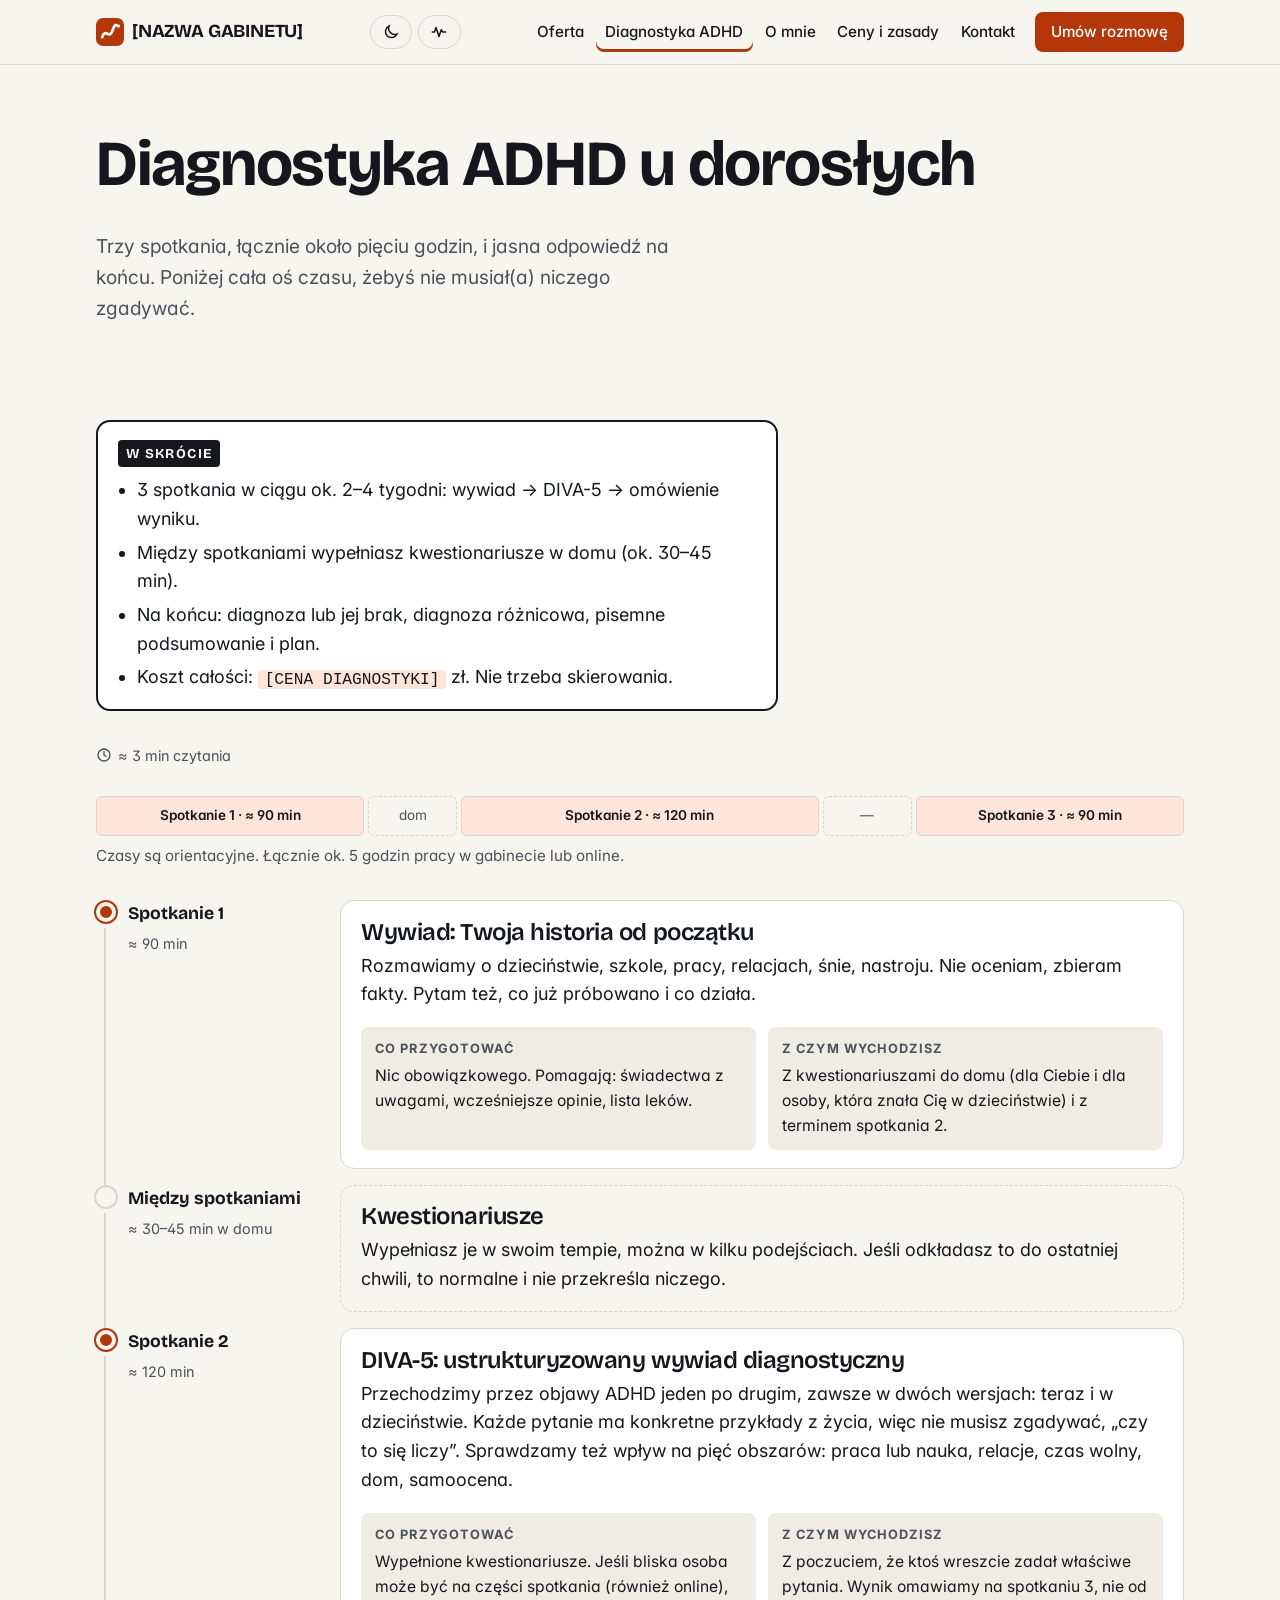
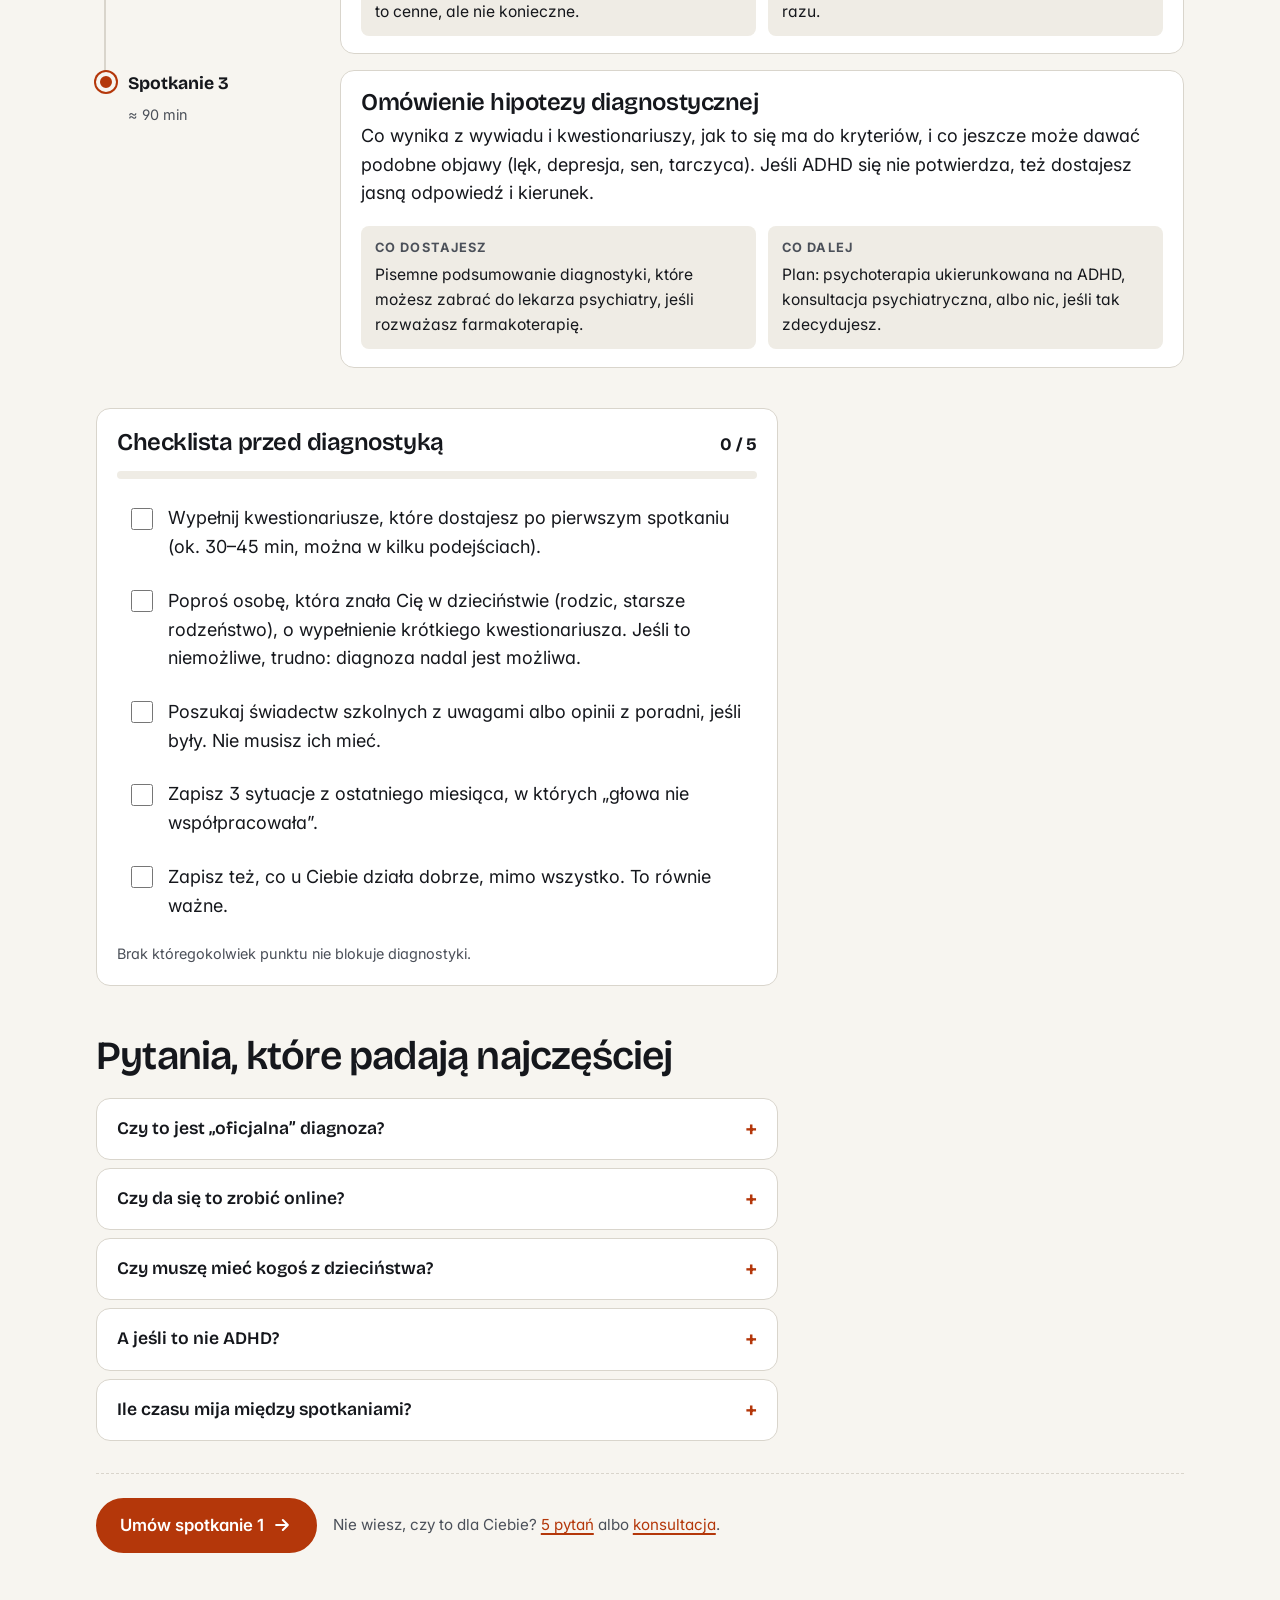
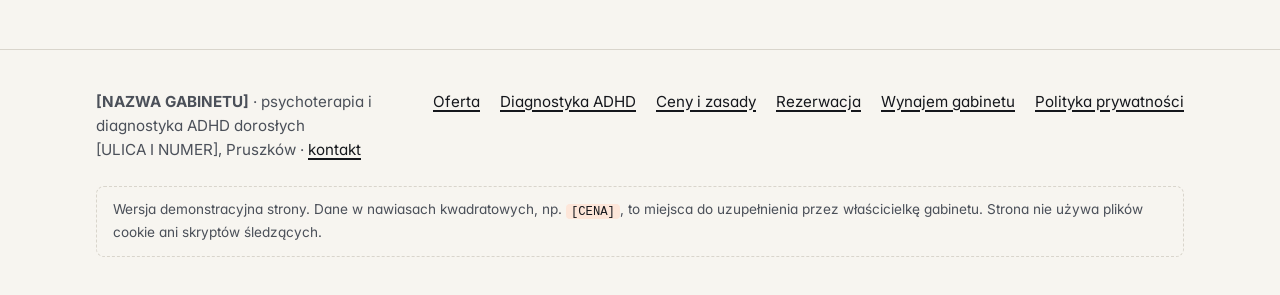
<file: diagnostyka-adhd.html>
<!DOCTYPE html>
<html lang="pl" class="no-js">
<head>
  <meta charset="utf-8">
  <meta name="viewport" content="width=device-width, initial-scale=1">
  <title>Diagnostyka ADHD u dorosłych: 3 spotkania, krok po kroku · [NAZWA GABINETU]</title>
  <meta name="description" content="Jak wygląda diagnostyka ADHD u dorosłych: wywiad, kwestionariusze, DIVA-5, omówienie hipotezy diagnostycznej. Czas trwania, przygotowanie, co dostajesz na końcu.">
  <meta name="robots" content="noindex, nofollow">
  <meta name="color-scheme" content="light dark">
  <meta name="theme-color" content="#f7f5f0" media="(prefers-color-scheme: light)">
  <meta name="theme-color" content="#101216" media="(prefers-color-scheme: dark)">
  <link rel="icon" href="data:image/svg+xml,%3Csvg xmlns='http://www.w3.org/2000/svg' viewBox='0 0 32 32'%3E%3Crect width='32' height='32' rx='8' fill='%23b4370a'/%3E%3Cpath d='M7 22 C 11 10, 15 26, 19 14 S 25 12, 26 9' stroke='%23fff' stroke-width='3' fill='none' stroke-linecap='round'/%3E%3C/svg%3E">
  <link rel="preconnect" href="https://fonts.googleapis.com">
  <link rel="preconnect" href="https://fonts.gstatic.com" crossorigin>
  <link rel="stylesheet" href="https://fonts.googleapis.com/css2?family=Bricolage+Grotesque:opsz,wght@12..96,500;12..96,600;12..96,700&amp;family=Inter:wght@400;500;600&amp;display=swap">
  <link rel="stylesheet" href="styles.css">
  <script>
    (function () {
      try {
        var t = localStorage.getItem("demo-theme");
        if (t === "dark" || t === "light") document.documentElement.setAttribute("data-theme", t);
        var m = localStorage.getItem("demo-motion");
        if (m === "reduced" || m === "full") document.documentElement.setAttribute("data-motion", m);
      } catch (e) {}
    })();
  </script>
</head>
<body>
  <a class="skip-link" href="#main">Przejdź do treści</a>
  <header class="site-header">
    <div class="container">
      <a class="brand" href="index.html"><svg aria-hidden="true" viewBox="0 0 32 32"><rect width="32" height="32" rx="8" fill="var(--accent)"/><path d="M7 22 C 11 10, 15 26, 19 14 S 25 12, 26 9" stroke="var(--accent-ink)" stroke-width="3" fill="none" stroke-linecap="round"/></svg><span>[NAZWA GABINETU]</span></a>
      <div class="header-tools">
        <button class="tool-btn" type="button" data-theme-toggle aria-pressed="false" aria-label="Przełącz tryb ciemny">
          <svg aria-hidden="true" viewBox="0 0 24 24" fill="none" stroke="currentColor" stroke-width="2" stroke-linecap="round"><path d="M20 14.5A8 8 0 0 1 9.5 4a8 8 0 1 0 10.5 10.5z"/></svg>
          <span class="label">Tryb ciemny</span>
        </button>
        <button class="tool-btn" type="button" data-motion-toggle aria-pressed="false" aria-label="Ogranicz ruch i animacje">
          <svg aria-hidden="true" viewBox="0 0 24 24" fill="none" stroke="currentColor" stroke-width="2" stroke-linecap="round" stroke-linejoin="round"><path d="M3 12h3l2-6 4 12 3-9 2 3h4"/></svg>
          <span class="label">Mniej ruchu</span>
        </button>
        <button class="nav-toggle" type="button" aria-expanded="false" aria-controls="site-nav">
          <svg aria-hidden="true" viewBox="0 0 24 24" fill="none" stroke="currentColor" stroke-width="2" stroke-linecap="round"><path d="M4 7h16M4 12h16M4 17h16"/></svg>
          <span>Menu</span>
        </button>
      </div>
      <nav class="site-nav" id="site-nav" aria-label="Nawigacja główna" data-open="false">
        <ul>
          <li class="nav-home"><a href="index.html">Start</a></li>
          <li><a href="oferta.html">Oferta</a></li>
          <li><a href="diagnostyka-adhd.html" aria-current="page">Diagnostyka ADHD</a></li>
          <li><a href="o-mnie.html">O mnie</a></li>
          <li><a href="informacje-praktyczne.html">Ceny i zasady</a></li>
          <li><a href="kontakt.html">Kontakt</a></li>
          <li class="nav-cta"><a href="rezerwacja.html">Umów rozmowę</a></li>
        </ul>
      </nav>
    </div>
  </header>

  <main id="main">
    <div class="container page-head">
      <h1>Diagnostyka ADHD u dorosłych</h1>
      <p class="lead">Trzy spotkania, łącznie około pięciu godzin, i jasna odpowiedź na końcu. Poniżej cała oś czasu, żebyś nie musiał(a) niczego zgadywać.</p>
    </div>

    <section class="section" data-reading>
      <div class="container">
        <div class="tldr">
          <span class="tldr-label">W skrócie</span>
          <ul>
              <li>3 spotkania w ciągu ok. 2–4 tygodni: wywiad → DIVA-5 → omówienie wyniku.</li>
              <li>Między spotkaniami wypełniasz kwestionariusze w domu (ok. 30–45 min).</li>
              <li>Na końcu: diagnoza lub jej brak, diagnoza różnicowa, pisemne podsumowanie i plan.</li>
              <li>Koszt całości: <span class="placeholder">[CENA DIAGNOSTYKI]</span> zł. Nie trzeba skierowania.</li>
          </ul>
        </div>

        <span class="reading-time"><svg aria-hidden="true" viewBox="0 0 24 24" fill="none" stroke="currentColor" stroke-width="2" stroke-linecap="round" stroke-linejoin="round"><circle cx="12" cy="12" r="9"/><path d="M12 7v5l3 2"/></svg><span class="visually-hidden">Czas czytania: </span><span data-reading-time></span></span>

        <div class="total-bar" role="group" aria-label="Rozkład czasu diagnostyki">
          <div>Spotkanie 1 · ≈ 90 min</div>
          <div class="gap">dom</div>
          <div>Spotkanie 2 · ≈ 120 min</div>
          <div class="gap">—</div>
          <div>Spotkanie 3 · ≈ 90 min</div>
        </div>
        <p class="small muted" style="margin-bottom:2rem">Czasy są orientacyjne. Łącznie ok. 5 godzin pracy w gabinecie lub online.</p>

        <ol class="timeline">
          <li class="tl-item">
            <div class="tl-marker"><span class="dot" aria-hidden="true"></span><span class="when">Spotkanie 1</span><span class="dur">≈ 90 min</span></div>
            <div class="tl-card">
              <h3>Wywiad: Twoja historia od początku</h3>
              <p>Rozmawiamy o dzieciństwie, szkole, pracy, relacjach, śnie, nastroju. Nie oceniam, zbieram fakty. Pytam też, co już próbowano i co działa.</p>
              <div class="what">
                <div><strong>Co przygotować</strong>Nic obowiązkowego. Pomagają: świadectwa z uwagami, wcześniejsze opinie, lista leków.</div>
                <div><strong>Z czym wychodzisz</strong>Z kwestionariuszami do domu (dla Ciebie i dla osoby, która znała Cię w dzieciństwie) i z terminem spotkania 2.</div>
              </div>
            </div>
          </li>
          <li class="tl-item between">
            <div class="tl-marker"><span class="dot" aria-hidden="true"></span><span class="when">Między spotkaniami</span><span class="dur">≈ 30–45 min w domu</span></div>
            <div class="tl-card">
              <h3>Kwestionariusze</h3>
              <p>Wypełniasz je w swoim tempie, można w kilku podejściach. Jeśli odkładasz to do ostatniej chwili, to normalne i nie przekreśla niczego.</p>
            </div>
          </li>
          <li class="tl-item">
            <div class="tl-marker"><span class="dot" aria-hidden="true"></span><span class="when">Spotkanie 2</span><span class="dur">≈ 120 min</span></div>
            <div class="tl-card">
              <h3>DIVA-5: ustrukturyzowany wywiad diagnostyczny</h3>
              <p>Przechodzimy przez objawy ADHD jeden po drugim, zawsze w dwóch wersjach: teraz i w dzieciństwie. Każde pytanie ma konkretne przykłady z życia, więc nie musisz zgadywać, „czy to się liczy”. Sprawdzamy też wpływ na pięć obszarów: praca lub nauka, relacje, czas wolny, dom, samoocena.</p>
              <div class="what">
                <div><strong>Co przygotować</strong>Wypełnione kwestionariusze. Jeśli bliska osoba może być na części spotkania (również online), to cenne, ale nie konieczne.</div>
                <div><strong>Z czym wychodzisz</strong>Z poczuciem, że ktoś wreszcie zadał właściwe pytania. Wynik omawiamy na spotkaniu 3, nie od razu.</div>
              </div>
            </div>
          </li>
          <li class="tl-item">
            <div class="tl-marker"><span class="dot" aria-hidden="true"></span><span class="when">Spotkanie 3</span><span class="dur">≈ 90 min</span></div>
            <div class="tl-card">
              <h3>Omówienie hipotezy diagnostycznej</h3>
              <p>Co wynika z wywiadu i kwestionariuszy, jak to się ma do kryteriów, i co jeszcze może dawać podobne objawy (lęk, depresja, sen, tarczyca). Jeśli ADHD się nie potwierdza, też dostajesz jasną odpowiedź i kierunek.</p>
              <div class="what">
                <div><strong>Co dostajesz</strong>Pisemne podsumowanie diagnostyki, które możesz zabrać do lekarza psychiatry, jeśli rozważasz farmakoterapię.</div>
                <div><strong>Co dalej</strong>Plan: psychoterapia ukierunkowana na ADHD, konsultacja psychiatryczna, albo nic, jeśli tak zdecydujesz.</div>
              </div>
            </div>
          </li>
        </ol>

        <div style="margin-top:2.5rem">
        <div class="checklist" data-checklist>
          <div class="checklist-head">
            <h3 id="cl-adhd">Checklista przed diagnostyką</h3>
            <span class="checklist-progress" aria-live="polite"><span class="visually-hidden">Odhaczone: </span><span data-checklist-progress>0 / 5</span></span>
          </div>
          <div class="checklist-bar" aria-hidden="true"><span data-checklist-bar></span></div>
          <ul aria-labelledby="cl-adhd">
            <li><label><input type="checkbox"><span>Wypełnij kwestionariusze, które dostajesz po pierwszym spotkaniu (ok. 30–45 min, można w kilku podejściach).</span></label></li>
            <li><label><input type="checkbox"><span>Poproś osobę, która znała Cię w dzieciństwie (rodzic, starsze rodzeństwo), o wypełnienie krótkiego kwestionariusza. Jeśli to niemożliwe, trudno: diagnoza nadal jest możliwa.</span></label></li>
            <li><label><input type="checkbox"><span>Poszukaj świadectw szkolnych z uwagami albo opinii z poradni, jeśli były. Nie musisz ich mieć.</span></label></li>
            <li><label><input type="checkbox"><span>Zapisz 3 sytuacje z ostatniego miesiąca, w których „głowa nie współpracowała”.</span></label></li>
            <li><label><input type="checkbox"><span>Zapisz też, co u Ciebie działa dobrze, mimo wszystko. To równie ważne.</span></label></li>
          </ul>
          <p class="note">Brak któregokolwiek punktu nie blokuje diagnostyki.</p>
        </div>

        </div>

        <h2 style="margin-top:3rem">Pytania, które padają najczęściej</h2>
        <div class="faq">
          <details><summary>Czy to jest „oficjalna” diagnoza?</summary><div><p>To diagnoza psychologiczna postawiona na podstawie wywiadu klinicznego, DIVA-5 i kwestionariuszy. Decyzję o lekach podejmuje lekarz psychiatra. Podsumowanie, które dostajesz, jest po to, żeby tę wizytę skrócić i uprościć.</p></div></details>
          <details><summary>Czy da się to zrobić online?</summary><div><p>Tak, wszystkie trzy spotkania mogą odbyć się przez wideo (<span class="placeholder">[PLATFORMA]</span>). Potrzebujesz spokojnego miejsca i ok. 2 godzin bez przerw na spotkanie 2.</p></div></details>
          <details><summary>Czy muszę mieć kogoś z dzieciństwa?</summary><div><p>Nie. Relacja bliskiej osoby pomaga, ale diagnozę stawia się także bez niej. Mówisz, na ile to możliwe, i tyle.</p></div></details>
          <details><summary>A jeśli to nie ADHD?</summary><div><p>Wtedy dostajesz odpowiedź, co innego może stać za trudnościami, i propozycję, co z tym zrobić. Diagnostyka ma dać jasność, nie etykietę.</p></div></details>
          <details><summary>Ile czasu mija między spotkaniami?</summary><div><p>Zwykle 1–2 tygodnie. Całość zamyka się w 2–4 tygodniach, zależnie od terminów i tego, ile czasu potrzebujesz na kwestionariusze.</p></div></details>
        </div>

        <div class="one-action">
          <a class="btn btn-primary" href="rezerwacja.html?usluga=adhd">Umów spotkanie 1 <svg aria-hidden="true" viewBox="0 0 24 24" fill="none" stroke="currentColor" stroke-width="2.5" stroke-linecap="round" stroke-linejoin="round"><path d="M5 12h14M13 6l6 6-6 6"/></svg></a>
          <span class="hint">Nie wiesz, czy to dla Ciebie? <a href="index.html#czy-to-dla-mnie">5 pytań</a> albo <a href="rezerwacja.html?usluga=konsultacja">konsultacja</a>.</span>
        </div>
      </div>
    </section>
  </main>
  <footer class="site-footer">
    <div class="container">
      <div>
        <strong>[NAZWA GABINETU]</strong> · psychoterapia i diagnostyka ADHD dorosłych<br>
        [ULICA I NUMER], Pruszków · <a href="kontakt.html">kontakt</a>
      </div>
      <ul>
        <li><a href="oferta.html">Oferta</a></li>
        <li><a href="diagnostyka-adhd.html">Diagnostyka ADHD</a></li>
        <li><a href="informacje-praktyczne.html">Ceny i zasady</a></li>
        <li><a href="rezerwacja.html">Rezerwacja</a></li>
        <li><a href="wynajem-gabinetu.html">Wynajem gabinetu</a></li>
        <li><a href="polityka-prywatnosci.html">Polityka prywatności</a></li>
      </ul>
      <p class="footer-demo">Wersja demonstracyjna strony. Dane w nawiasach kwadratowych, np. <span class="placeholder">[CENA]</span>, to miejsca do uzupełnienia przez właścicielkę gabinetu. Strona nie używa plików cookie ani skryptów śledzących.</p>
    </div>
  </footer>
  <script src="script.js"></script>
</body>
</html>
</file>
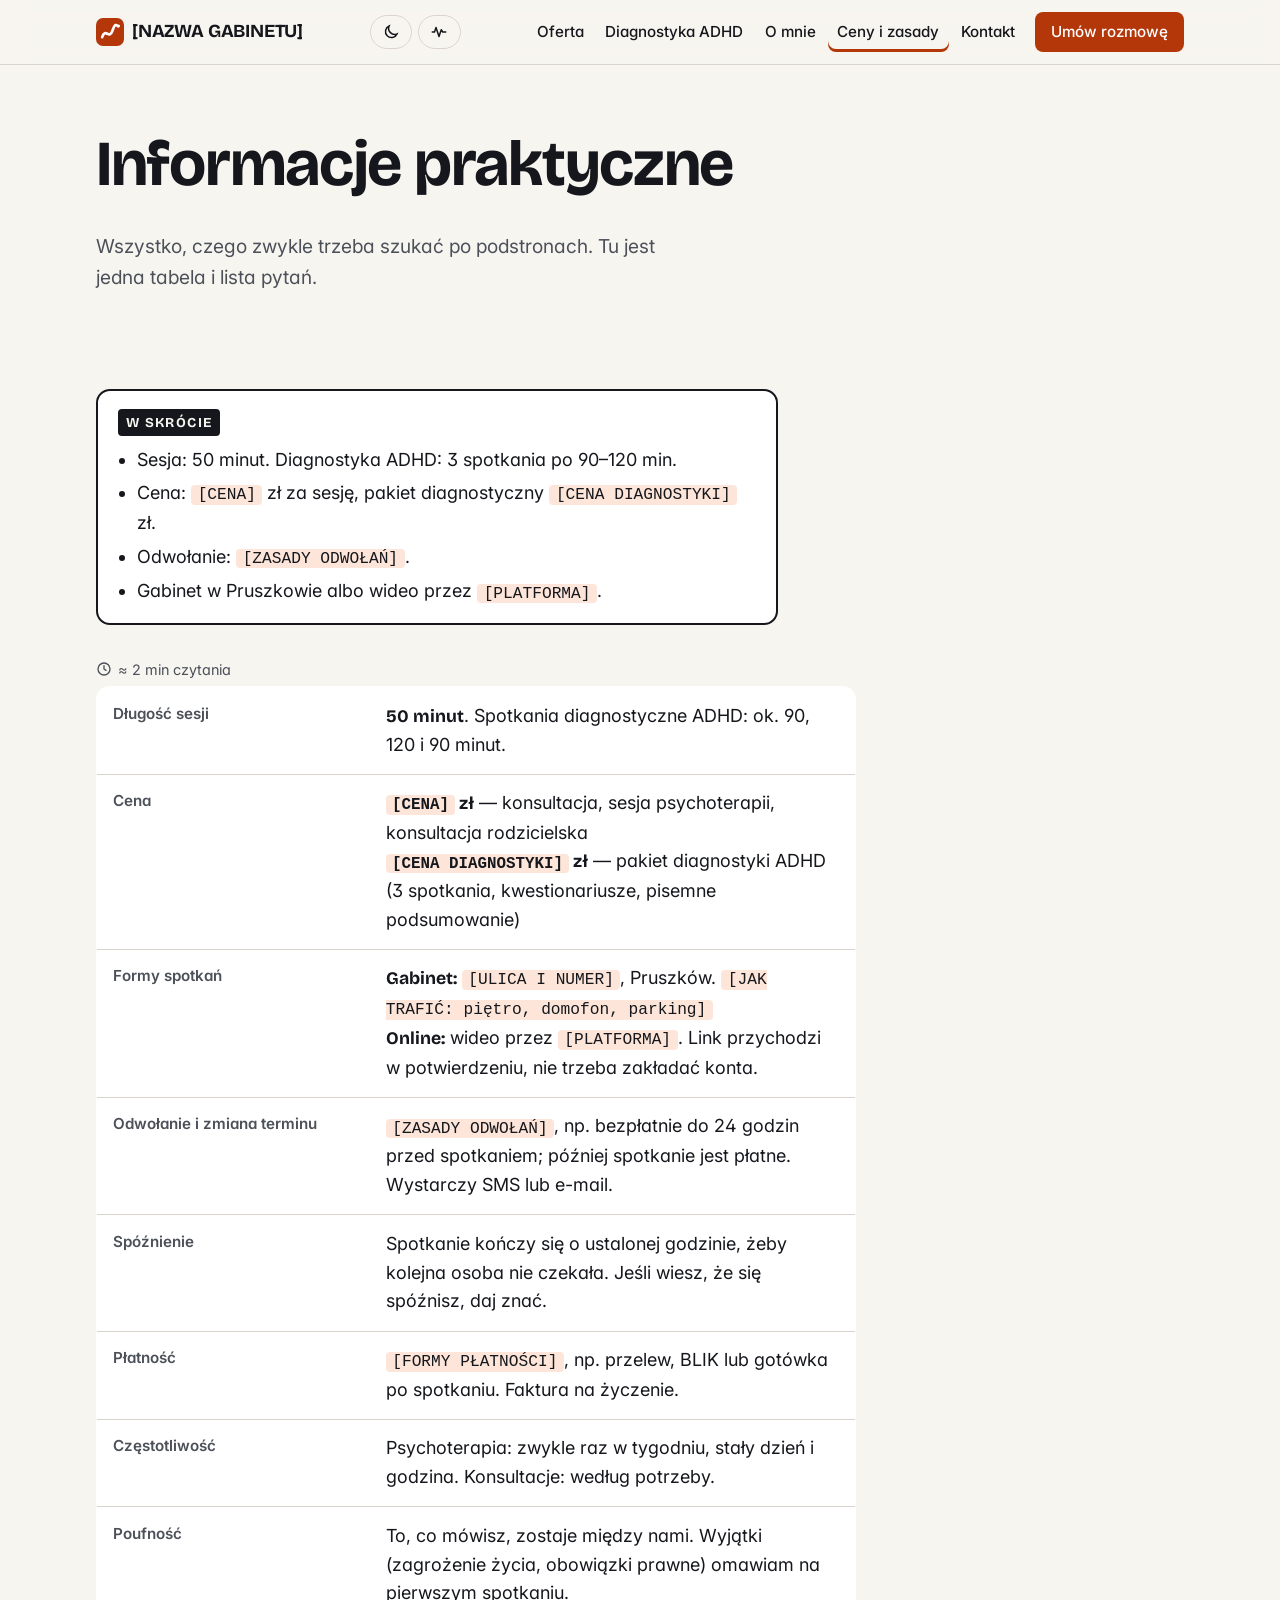
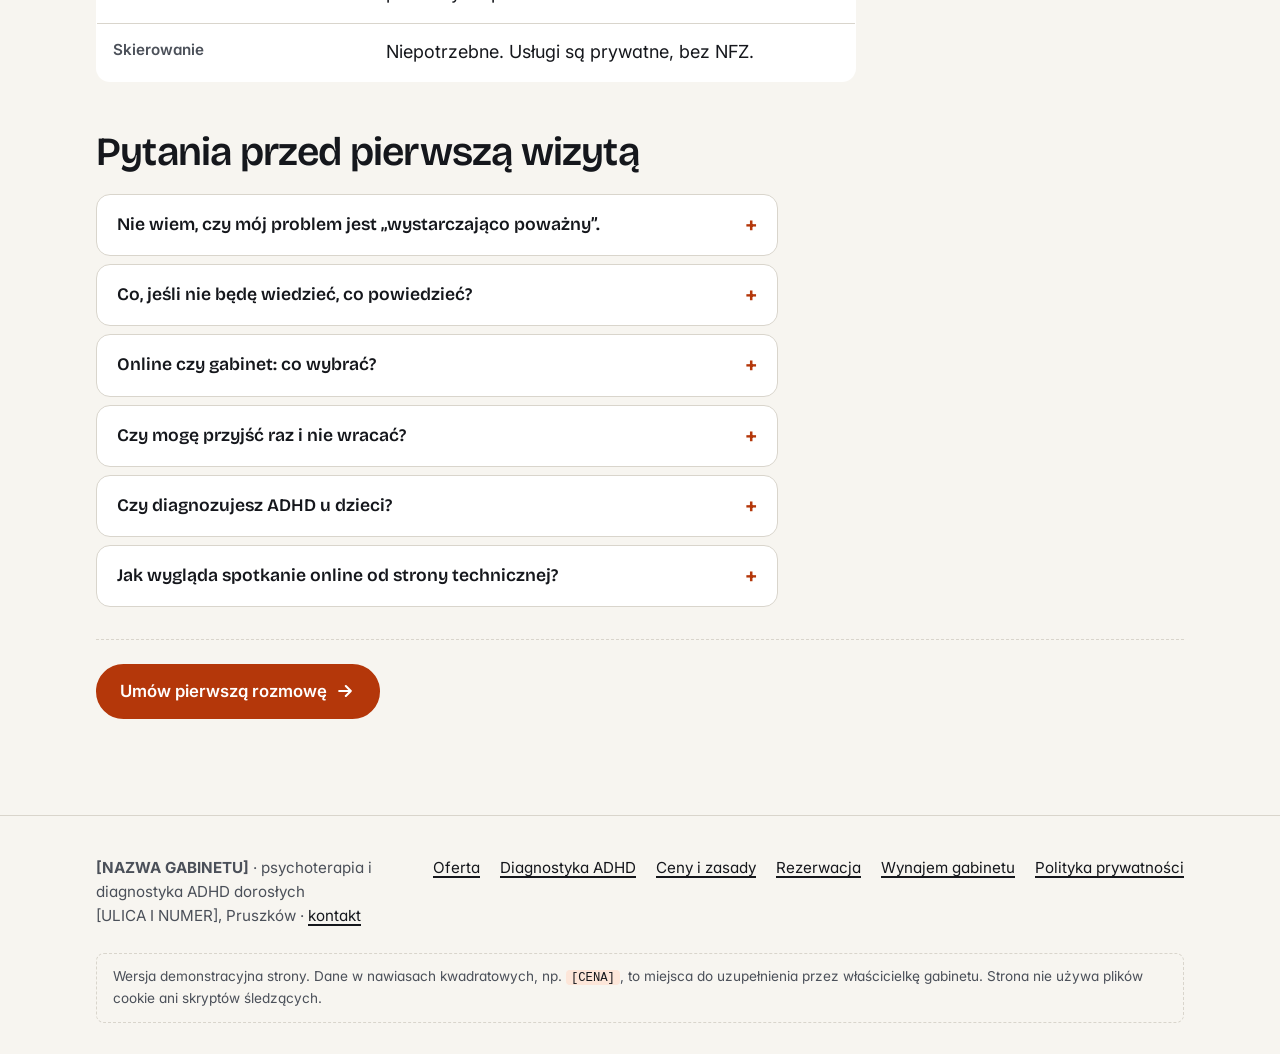
<file: informacje-praktyczne.html>
<!DOCTYPE html>
<html lang="pl" class="no-js">
<head>
  <meta charset="utf-8">
  <meta name="viewport" content="width=device-width, initial-scale=1">
  <title>Informacje praktyczne: ceny, czas, odwołania, formy spotkań · [NAZWA GABINETU]</title>
  <meta name="description" content="Cena, długość sesji, zasady odwołań, formy spotkań (gabinet, wideo), płatność. Wszystko w jednym miejscu.">
  <meta name="robots" content="noindex, nofollow">
  <meta name="color-scheme" content="light dark">
  <meta name="theme-color" content="#f7f5f0" media="(prefers-color-scheme: light)">
  <meta name="theme-color" content="#101216" media="(prefers-color-scheme: dark)">
  <link rel="icon" href="data:image/svg+xml,%3Csvg xmlns='http://www.w3.org/2000/svg' viewBox='0 0 32 32'%3E%3Crect width='32' height='32' rx='8' fill='%23b4370a'/%3E%3Cpath d='M7 22 C 11 10, 15 26, 19 14 S 25 12, 26 9' stroke='%23fff' stroke-width='3' fill='none' stroke-linecap='round'/%3E%3C/svg%3E">
  <link rel="preconnect" href="https://fonts.googleapis.com">
  <link rel="preconnect" href="https://fonts.gstatic.com" crossorigin>
  <link rel="stylesheet" href="https://fonts.googleapis.com/css2?family=Bricolage+Grotesque:opsz,wght@12..96,500;12..96,600;12..96,700&amp;family=Inter:wght@400;500;600&amp;display=swap">
  <link rel="stylesheet" href="styles.css">
  <script>
    (function () {
      try {
        var t = localStorage.getItem("demo-theme");
        if (t === "dark" || t === "light") document.documentElement.setAttribute("data-theme", t);
        var m = localStorage.getItem("demo-motion");
        if (m === "reduced" || m === "full") document.documentElement.setAttribute("data-motion", m);
      } catch (e) {}
    })();
  </script>
</head>
<body>
  <a class="skip-link" href="#main">Przejdź do treści</a>
  <header class="site-header">
    <div class="container">
      <a class="brand" href="index.html"><svg aria-hidden="true" viewBox="0 0 32 32"><rect width="32" height="32" rx="8" fill="var(--accent)"/><path d="M7 22 C 11 10, 15 26, 19 14 S 25 12, 26 9" stroke="var(--accent-ink)" stroke-width="3" fill="none" stroke-linecap="round"/></svg><span>[NAZWA GABINETU]</span></a>
      <div class="header-tools">
        <button class="tool-btn" type="button" data-theme-toggle aria-pressed="false" aria-label="Przełącz tryb ciemny">
          <svg aria-hidden="true" viewBox="0 0 24 24" fill="none" stroke="currentColor" stroke-width="2" stroke-linecap="round"><path d="M20 14.5A8 8 0 0 1 9.5 4a8 8 0 1 0 10.5 10.5z"/></svg>
          <span class="label">Tryb ciemny</span>
        </button>
        <button class="tool-btn" type="button" data-motion-toggle aria-pressed="false" aria-label="Ogranicz ruch i animacje">
          <svg aria-hidden="true" viewBox="0 0 24 24" fill="none" stroke="currentColor" stroke-width="2" stroke-linecap="round" stroke-linejoin="round"><path d="M3 12h3l2-6 4 12 3-9 2 3h4"/></svg>
          <span class="label">Mniej ruchu</span>
        </button>
        <button class="nav-toggle" type="button" aria-expanded="false" aria-controls="site-nav">
          <svg aria-hidden="true" viewBox="0 0 24 24" fill="none" stroke="currentColor" stroke-width="2" stroke-linecap="round"><path d="M4 7h16M4 12h16M4 17h16"/></svg>
          <span>Menu</span>
        </button>
      </div>
      <nav class="site-nav" id="site-nav" aria-label="Nawigacja główna" data-open="false">
        <ul>
          <li class="nav-home"><a href="index.html">Start</a></li>
          <li><a href="oferta.html">Oferta</a></li>
          <li><a href="diagnostyka-adhd.html">Diagnostyka ADHD</a></li>
          <li><a href="o-mnie.html">O mnie</a></li>
          <li><a href="informacje-praktyczne.html" aria-current="page">Ceny i zasady</a></li>
          <li><a href="kontakt.html">Kontakt</a></li>
          <li class="nav-cta"><a href="rezerwacja.html">Umów rozmowę</a></li>
        </ul>
      </nav>
    </div>
  </header>

  <main id="main">
    <div class="container page-head">
      <h1>Informacje praktyczne</h1>
      <p class="lead">Wszystko, czego zwykle trzeba szukać po podstronach. Tu jest jedna tabela i lista pytań.</p>
    </div>

    <section class="section" data-reading>
      <div class="container">
        <div class="tldr">
          <span class="tldr-label">W skrócie</span>
          <ul>
              <li>Sesja: 50 minut. Diagnostyka ADHD: 3 spotkania po 90–120 min.</li>
              <li>Cena: <span class="placeholder">[CENA]</span> zł za sesję, pakiet diagnostyczny <span class="placeholder">[CENA DIAGNOSTYKI]</span> zł.</li>
              <li>Odwołanie: <span class="placeholder">[ZASADY ODWOŁAŃ]</span>.</li>
              <li>Gabinet w Pruszkowie albo wideo przez <span class="placeholder">[PLATFORMA]</span>.</li>
          </ul>
        </div>

        <span class="reading-time"><svg aria-hidden="true" viewBox="0 0 24 24" fill="none" stroke="currentColor" stroke-width="2" stroke-linecap="round" stroke-linejoin="round"><circle cx="12" cy="12" r="9"/><path d="M12 7v5l3 2"/></svg><span class="visually-hidden">Czas czytania: </span><span data-reading-time></span></span>

        <table class="info-table">
          <tbody>
            <tr><th scope="row">Długość sesji</th><td><strong>50 minut</strong>. Spotkania diagnostyczne ADHD: ok. 90, 120 i 90 minut.</td></tr>
            <tr><th scope="row">Cena</th><td><strong><span class="placeholder">[CENA]</span> zł</strong> — konsultacja, sesja psychoterapii, konsultacja rodzicielska<br><strong><span class="placeholder">[CENA DIAGNOSTYKI]</span> zł</strong> — pakiet diagnostyki ADHD (3 spotkania, kwestionariusze, pisemne podsumowanie)</td></tr>
            <tr><th scope="row">Formy spotkań</th><td><strong>Gabinet:</strong> <span class="placeholder">[ULICA I NUMER]</span>, Pruszków. <span class="placeholder">[JAK TRAFIĆ: piętro, domofon, parking]</span><br><strong>Online:</strong> wideo przez <span class="placeholder">[PLATFORMA]</span>. Link przychodzi w potwierdzeniu, nie trzeba zakładać konta.</td></tr>
            <tr><th scope="row">Odwołanie i zmiana terminu</th><td><span class="placeholder">[ZASADY ODWOŁAŃ]</span>, np. bezpłatnie do 24 godzin przed spotkaniem; później spotkanie jest płatne. Wystarczy SMS lub e-mail.</td></tr>
            <tr><th scope="row">Spóźnienie</th><td>Spotkanie kończy się o ustalonej godzinie, żeby kolejna osoba nie czekała. Jeśli wiesz, że się spóźnisz, daj znać.</td></tr>
            <tr><th scope="row">Płatność</th><td><span class="placeholder">[FORMY PŁATNOŚCI]</span>, np. przelew, BLIK lub gotówka po spotkaniu. Faktura na życzenie.</td></tr>
            <tr><th scope="row">Częstotliwość</th><td>Psychoterapia: zwykle raz w tygodniu, stały dzień i godzina. Konsultacje: według potrzeby.</td></tr>
            <tr><th scope="row">Poufność</th><td>To, co mówisz, zostaje między nami. Wyjątki (zagrożenie życia, obowiązki prawne) omawiam na pierwszym spotkaniu.</td></tr>
            <tr><th scope="row">Skierowanie</th><td>Niepotrzebne. Usługi są prywatne, bez NFZ.</td></tr>
          </tbody>
        </table>

        <h2 style="margin-top:3rem">Pytania przed pierwszą wizytą</h2>
        <div class="faq">
          <details><summary>Nie wiem, czy mój problem jest „wystarczająco poważny”.</summary><div><p>Nie ma progu. Jeśli coś Ci przeszkadza wystarczająco, żeby szukać tej strony, to wystarczy. Konsultacja jest po to, żeby to sprawdzić bez zobowiązań.</p></div></details>
          <details><summary>Co, jeśli nie będę wiedzieć, co powiedzieć?</summary><div><p>Zadaję pytania. Możesz też przeczytać z kartki albo zacząć od „nie wiem, od czego zacząć”. To częsty początek.</p></div></details>
          <details><summary>Online czy gabinet: co wybrać?</summary><div><p>Skuteczność jest podobna. Online wygrywa, gdy dojazd jest barierą. Gabinet, gdy w domu trudno o spokój. Można zmieniać w trakcie.</p></div></details>
          <details><summary>Czy mogę przyjść raz i nie wracać?</summary><div><p>Tak. Konsultacja to jedno spotkanie. Jeśli zdecydujesz, że to nie to, nic się nie dzieje.</p></div></details>
          <details><summary>Czy diagnozujesz ADHD u dzieci?</summary><div><p>Nie. Diagnozuję wyłącznie osoby dorosłe. Dla rodziców dzieci z podejrzeniem lub diagnozą jest <a href="oferta.html#rodzice">konsultacja rodzicielska</a>, na której podpowiadam też, gdzie szukać diagnostyki dziecka.</p></div></details>
          <details><summary>Jak wygląda spotkanie online od strony technicznej?</summary><div><p>Dostajesz link w potwierdzeniu. Klikasz o umówionej godzinie, pozwalasz na kamerę i mikrofon. Działa w przeglądarce na komputerze i telefonie. Bez instalowania aplikacji, bez konta.</p></div></details>
        </div>

        <div class="one-action">
          <a class="btn btn-primary" href="rezerwacja.html">Umów pierwszą rozmowę <svg aria-hidden="true" viewBox="0 0 24 24" fill="none" stroke="currentColor" stroke-width="2.5" stroke-linecap="round" stroke-linejoin="round"><path d="M5 12h14M13 6l6 6-6 6"/></svg></a>
        </div>
      </div>
    </section>
  </main>
  <footer class="site-footer">
    <div class="container">
      <div>
        <strong>[NAZWA GABINETU]</strong> · psychoterapia i diagnostyka ADHD dorosłych<br>
        [ULICA I NUMER], Pruszków · <a href="kontakt.html">kontakt</a>
      </div>
      <ul>
        <li><a href="oferta.html">Oferta</a></li>
        <li><a href="diagnostyka-adhd.html">Diagnostyka ADHD</a></li>
        <li><a href="informacje-praktyczne.html">Ceny i zasady</a></li>
        <li><a href="rezerwacja.html">Rezerwacja</a></li>
        <li><a href="wynajem-gabinetu.html">Wynajem gabinetu</a></li>
        <li><a href="polityka-prywatnosci.html">Polityka prywatności</a></li>
      </ul>
      <p class="footer-demo">Wersja demonstracyjna strony. Dane w nawiasach kwadratowych, np. <span class="placeholder">[CENA]</span>, to miejsca do uzupełnienia przez właścicielkę gabinetu. Strona nie używa plików cookie ani skryptów śledzących.</p>
    </div>
  </footer>
  <script src="script.js"></script>
</body>
</html>
</file>
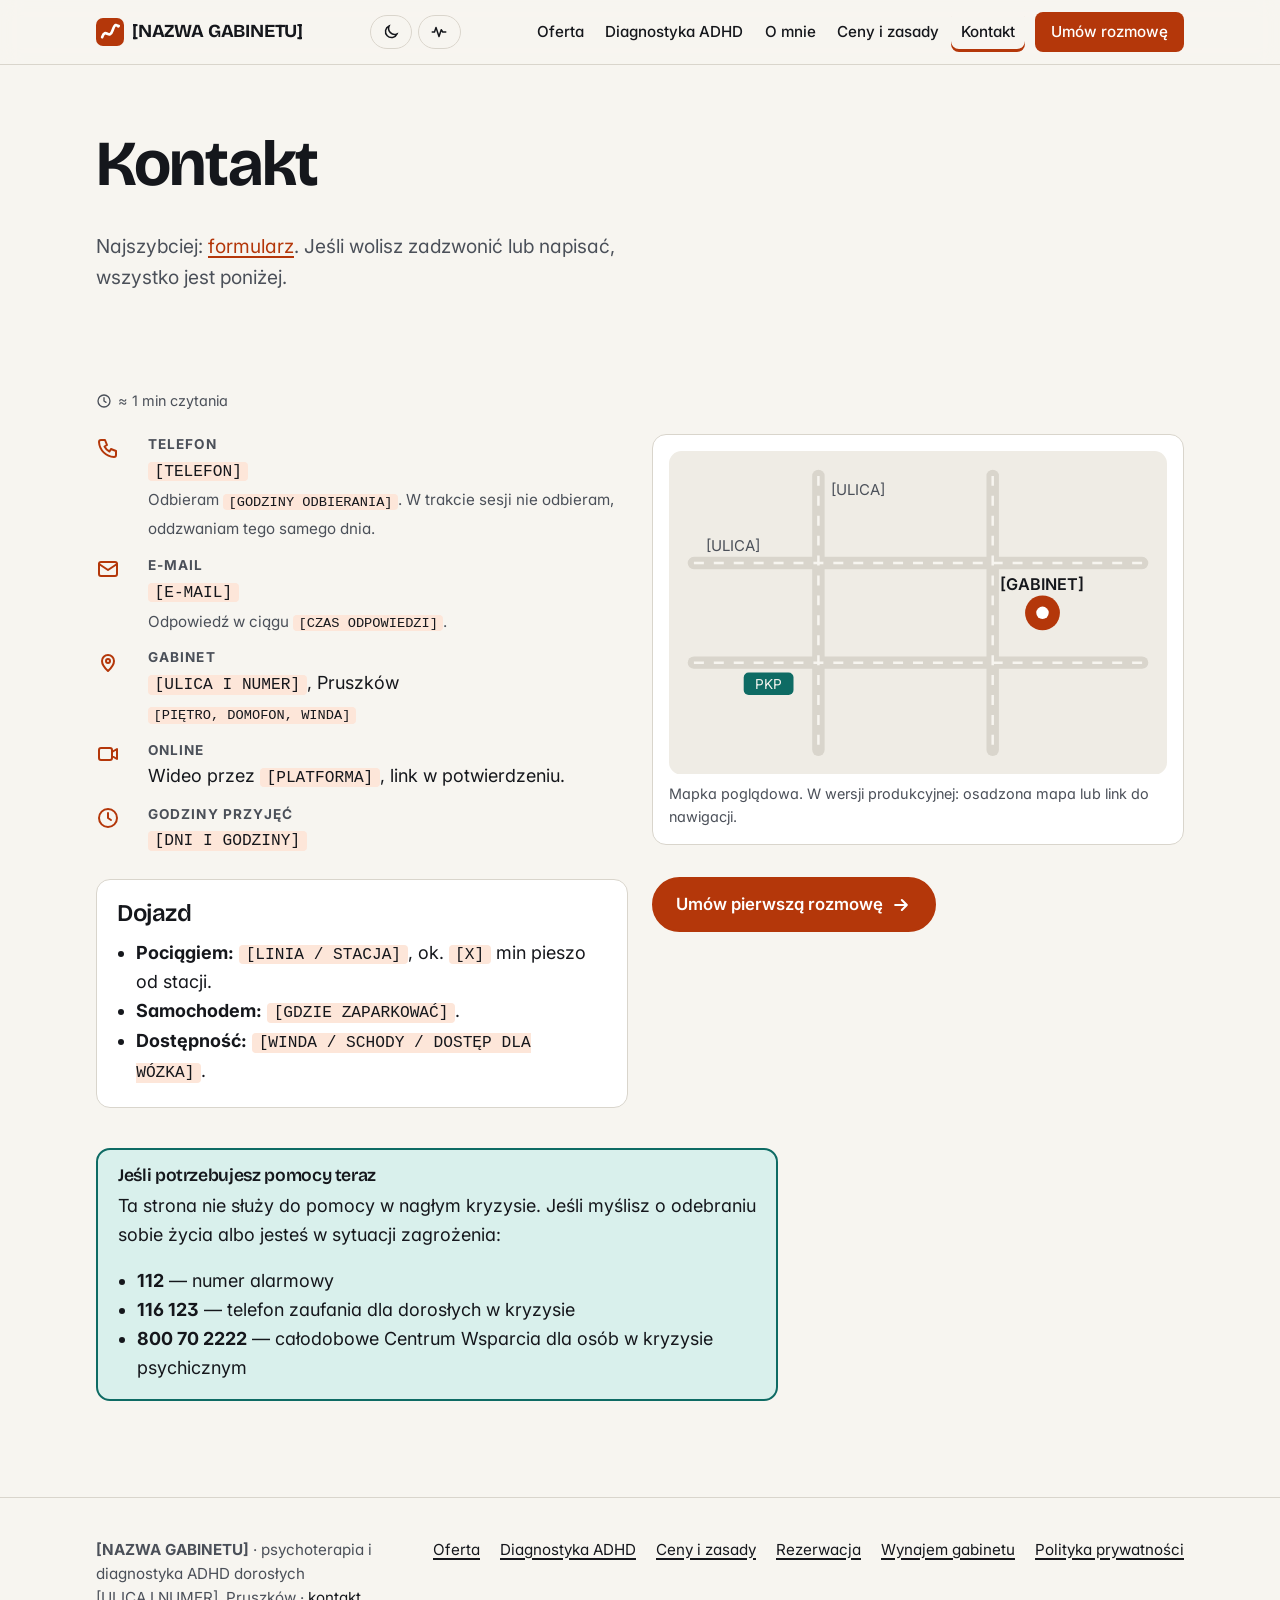
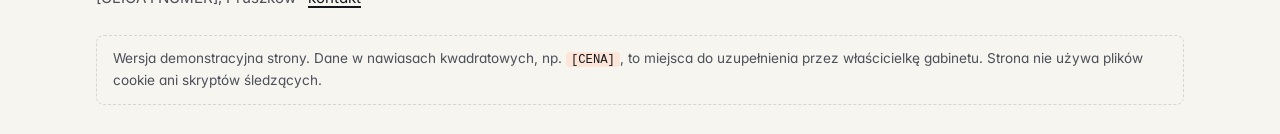
<file: kontakt.html>
<!DOCTYPE html>
<html lang="pl" class="no-js">
<head>
  <meta charset="utf-8">
  <meta name="viewport" content="width=device-width, initial-scale=1">
  <title>Kontakt i dojazd · [NAZWA GABINETU]</title>
  <meta name="description" content="Telefon, e-mail, adres gabinetu w Pruszkowie, dojazd i godziny odbierania.">
  <meta name="robots" content="noindex, nofollow">
  <meta name="color-scheme" content="light dark">
  <meta name="theme-color" content="#f7f5f0" media="(prefers-color-scheme: light)">
  <meta name="theme-color" content="#101216" media="(prefers-color-scheme: dark)">
  <link rel="icon" href="data:image/svg+xml,%3Csvg xmlns='http://www.w3.org/2000/svg' viewBox='0 0 32 32'%3E%3Crect width='32' height='32' rx='8' fill='%23b4370a'/%3E%3Cpath d='M7 22 C 11 10, 15 26, 19 14 S 25 12, 26 9' stroke='%23fff' stroke-width='3' fill='none' stroke-linecap='round'/%3E%3C/svg%3E">
  <link rel="preconnect" href="https://fonts.googleapis.com">
  <link rel="preconnect" href="https://fonts.gstatic.com" crossorigin>
  <link rel="stylesheet" href="https://fonts.googleapis.com/css2?family=Bricolage+Grotesque:opsz,wght@12..96,500;12..96,600;12..96,700&amp;family=Inter:wght@400;500;600&amp;display=swap">
  <link rel="stylesheet" href="styles.css">
  <script>
    (function () {
      try {
        var t = localStorage.getItem("demo-theme");
        if (t === "dark" || t === "light") document.documentElement.setAttribute("data-theme", t);
        var m = localStorage.getItem("demo-motion");
        if (m === "reduced" || m === "full") document.documentElement.setAttribute("data-motion", m);
      } catch (e) {}
    })();
  </script>
</head>
<body>
  <a class="skip-link" href="#main">Przejdź do treści</a>
  <header class="site-header">
    <div class="container">
      <a class="brand" href="index.html"><svg aria-hidden="true" viewBox="0 0 32 32"><rect width="32" height="32" rx="8" fill="var(--accent)"/><path d="M7 22 C 11 10, 15 26, 19 14 S 25 12, 26 9" stroke="var(--accent-ink)" stroke-width="3" fill="none" stroke-linecap="round"/></svg><span>[NAZWA GABINETU]</span></a>
      <div class="header-tools">
        <button class="tool-btn" type="button" data-theme-toggle aria-pressed="false" aria-label="Przełącz tryb ciemny">
          <svg aria-hidden="true" viewBox="0 0 24 24" fill="none" stroke="currentColor" stroke-width="2" stroke-linecap="round"><path d="M20 14.5A8 8 0 0 1 9.5 4a8 8 0 1 0 10.5 10.5z"/></svg>
          <span class="label">Tryb ciemny</span>
        </button>
        <button class="tool-btn" type="button" data-motion-toggle aria-pressed="false" aria-label="Ogranicz ruch i animacje">
          <svg aria-hidden="true" viewBox="0 0 24 24" fill="none" stroke="currentColor" stroke-width="2" stroke-linecap="round" stroke-linejoin="round"><path d="M3 12h3l2-6 4 12 3-9 2 3h4"/></svg>
          <span class="label">Mniej ruchu</span>
        </button>
        <button class="nav-toggle" type="button" aria-expanded="false" aria-controls="site-nav">
          <svg aria-hidden="true" viewBox="0 0 24 24" fill="none" stroke="currentColor" stroke-width="2" stroke-linecap="round"><path d="M4 7h16M4 12h16M4 17h16"/></svg>
          <span>Menu</span>
        </button>
      </div>
      <nav class="site-nav" id="site-nav" aria-label="Nawigacja główna" data-open="false">
        <ul>
          <li class="nav-home"><a href="index.html">Start</a></li>
          <li><a href="oferta.html">Oferta</a></li>
          <li><a href="diagnostyka-adhd.html">Diagnostyka ADHD</a></li>
          <li><a href="o-mnie.html">O mnie</a></li>
          <li><a href="informacje-praktyczne.html">Ceny i zasady</a></li>
          <li><a href="kontakt.html" aria-current="page">Kontakt</a></li>
          <li class="nav-cta"><a href="rezerwacja.html">Umów rozmowę</a></li>
        </ul>
      </nav>
    </div>
  </header>

  <main id="main">
    <div class="container page-head">
      <h1>Kontakt</h1>
      <p class="lead">Najszybciej: <a href="rezerwacja.html">formularz</a>. Jeśli wolisz zadzwonić lub napisać, wszystko jest poniżej.</p>
    </div>

    <section class="section" data-reading>
      <div class="container">
        <span class="reading-time"><svg aria-hidden="true" viewBox="0 0 24 24" fill="none" stroke="currentColor" stroke-width="2" stroke-linecap="round" stroke-linejoin="round"><circle cx="12" cy="12" r="9"/><path d="M12 7v5l3 2"/></svg><span class="visually-hidden">Czas czytania: </span><span data-reading-time></span></span>
        <div class="contact-grid" style="margin-top:1rem">
          <div>
            <ul class="contact-list">
              <li><svg aria-hidden="true" viewBox="0 0 24 24" fill="none" stroke="currentColor" stroke-width="2" stroke-linecap="round" stroke-linejoin="round"><path d="M5 4h4l2 5-2.5 1.5a11 11 0 0 0 5 5L15 13l5 2v4a2 2 0 0 1-2 2A16 16 0 0 1 3 6a2 2 0 0 1 2-2z"/></svg><div><strong>Telefon</strong><span class="placeholder">[TELEFON]</span><br><span class="small muted">Odbieram <span class="placeholder">[GODZINY ODBIERANIA]</span>. W trakcie sesji nie odbieram, oddzwaniam tego samego dnia.</span></div></li>
              <li><svg aria-hidden="true" viewBox="0 0 24 24" fill="none" stroke="currentColor" stroke-width="2" stroke-linecap="round" stroke-linejoin="round"><rect x="3" y="5" width="18" height="14" rx="2"/><path d="M3 7l9 6 9-6"/></svg><div><strong>E-mail</strong><span class="placeholder">[E-MAIL]</span><br><span class="small muted">Odpowiedź w ciągu <span class="placeholder">[CZAS ODPOWIEDZI]</span>.</span></div></li>
              <li><svg aria-hidden="true" viewBox="0 0 24 24" fill="none" stroke="currentColor" stroke-width="2" stroke-linecap="round" stroke-linejoin="round"><path d="M12 21s-6-5.5-6-10a6 6 0 0 1 12 0c0 4.5-6 10-6 10z"/><circle cx="12" cy="11" r="2"/></svg><div><strong>Gabinet</strong><span class="placeholder">[ULICA I NUMER]</span>, Pruszków<br><span class="small muted"><span class="placeholder">[PIĘTRO, DOMOFON, WINDA]</span></span></div></li>
              <li><svg aria-hidden="true" viewBox="0 0 24 24" fill="none" stroke="currentColor" stroke-width="2" stroke-linecap="round" stroke-linejoin="round"><rect x="3" y="6" width="13" height="12" rx="2"/><path d="M16 10l5-3v10l-5-3z"/></svg><div><strong>Online</strong>Wideo przez <span class="placeholder">[PLATFORMA]</span>, link w potwierdzeniu.</div></li>
              <li><svg aria-hidden="true" viewBox="0 0 24 24" fill="none" stroke="currentColor" stroke-width="2" stroke-linecap="round" stroke-linejoin="round"><circle cx="12" cy="12" r="9"/><path d="M12 7v5l3 2"/></svg><div><strong>Godziny przyjęć</strong><span class="placeholder">[DNI I GODZINY]</span></div></li>
            </ul>
            <div class="card" style="margin-top:1.5rem">
              <h3>Dojazd</h3>
              <ul style="padding-left:1.2rem;margin:0">
                <li><strong>Pociągiem:</strong> <span class="placeholder">[LINIA / STACJA]</span>, ok. <span class="placeholder">[X]</span> min pieszo od stacji.</li>
                <li><strong>Samochodem:</strong> <span class="placeholder">[GDZIE ZAPARKOWAĆ]</span>.</li>
                <li><strong>Dostępność:</strong> <span class="placeholder">[WINDA / SCHODY / DOSTĘP DLA WÓZKA]</span>.</li>
              </ul>
            </div>
          </div>
          <div>
            <div class="map-art">
          <svg viewBox="0 0 400 260" role="img" aria-labelledby="map-title">
            <title id="map-title">Schematyczna mapka: gabinet oznaczony punktem przy skrzyżowaniu ulic, z zaznaczonym przystankiem</title>
            <rect width="400" height="260" rx="10" fill="var(--surface-2)"/>
            <g stroke="var(--line)" stroke-width="10" stroke-linecap="round">
              <path d="M20 90 H380"/><path d="M20 170 H380"/><path d="M120 20 V240"/><path d="M260 20 V240"/>
            </g>
            <g stroke="var(--bg)" stroke-width="2" stroke-dasharray="8 8">
              <path d="M20 90 H380"/><path d="M20 170 H380"/><path d="M120 20 V240"/><path d="M260 20 V240"/>
            </g>
            <circle cx="300" cy="130" r="14" fill="var(--accent)"/>
            <circle cx="300" cy="130" r="5" fill="var(--accent-ink)"/>
            <text x="300" y="112" text-anchor="middle" font-family="Inter, sans-serif" font-size="13" font-weight="600" fill="var(--ink)">[GABINET]</text>
            <rect x="60" y="178" width="40" height="18" rx="4" fill="var(--teal)"/>
            <text x="80" y="191" text-anchor="middle" font-family="Inter, sans-serif" font-size="11" fill="var(--bg)">PKP</text>
            <text x="30" y="80" font-family="Inter, sans-serif" font-size="12" fill="var(--muted)">[ULICA]</text>
            <text x="130" y="35" font-family="Inter, sans-serif" font-size="12" fill="var(--muted)">[ULICA]</text>
          </svg>
              <p class="caption">Mapka poglądowa. W wersji produkcyjnej: osadzona mapa lub link do nawigacji.</p>
            </div>
            <div class="one-action" style="border-top:0;padding-top:0">
              <a class="btn btn-primary" href="rezerwacja.html">Umów pierwszą rozmowę <svg aria-hidden="true" viewBox="0 0 24 24" fill="none" stroke="currentColor" stroke-width="2.5" stroke-linecap="round" stroke-linejoin="round"><path d="M5 12h14M13 6l6 6-6 6"/></svg></a>
            </div>
          </div>
        </div>
        <div style="margin-top:2.5rem">
        <aside class="crisis" aria-labelledby="crisis-h">
          <h3 id="crisis-h">Jeśli potrzebujesz pomocy teraz</h3>
          <p>Ta strona nie służy do pomocy w nagłym kryzysie. Jeśli myślisz o odebraniu sobie życia albo jesteś w sytuacji zagrożenia:</p>
          <ul>
            <li><strong>112</strong> — numer alarmowy</li>
            <li><strong>116 123</strong> — telefon zaufania dla dorosłych w kryzysie</li>
            <li><strong>800 70 2222</strong> — całodobowe Centrum Wsparcia dla osób w kryzysie psychicznym</li>
          </ul>
        </aside>

        </div>
      </div>
    </section>
  </main>
  <footer class="site-footer">
    <div class="container">
      <div>
        <strong>[NAZWA GABINETU]</strong> · psychoterapia i diagnostyka ADHD dorosłych<br>
        [ULICA I NUMER], Pruszków · <a href="kontakt.html">kontakt</a>
      </div>
      <ul>
        <li><a href="oferta.html">Oferta</a></li>
        <li><a href="diagnostyka-adhd.html">Diagnostyka ADHD</a></li>
        <li><a href="informacje-praktyczne.html">Ceny i zasady</a></li>
        <li><a href="rezerwacja.html">Rezerwacja</a></li>
        <li><a href="wynajem-gabinetu.html">Wynajem gabinetu</a></li>
        <li><a href="polityka-prywatnosci.html">Polityka prywatności</a></li>
      </ul>
      <p class="footer-demo">Wersja demonstracyjna strony. Dane w nawiasach kwadratowych, np. <span class="placeholder">[CENA]</span>, to miejsca do uzupełnienia przez właścicielkę gabinetu. Strona nie używa plików cookie ani skryptów śledzących.</p>
    </div>
  </footer>
  <script src="script.js"></script>
</body>
</html>
</file>
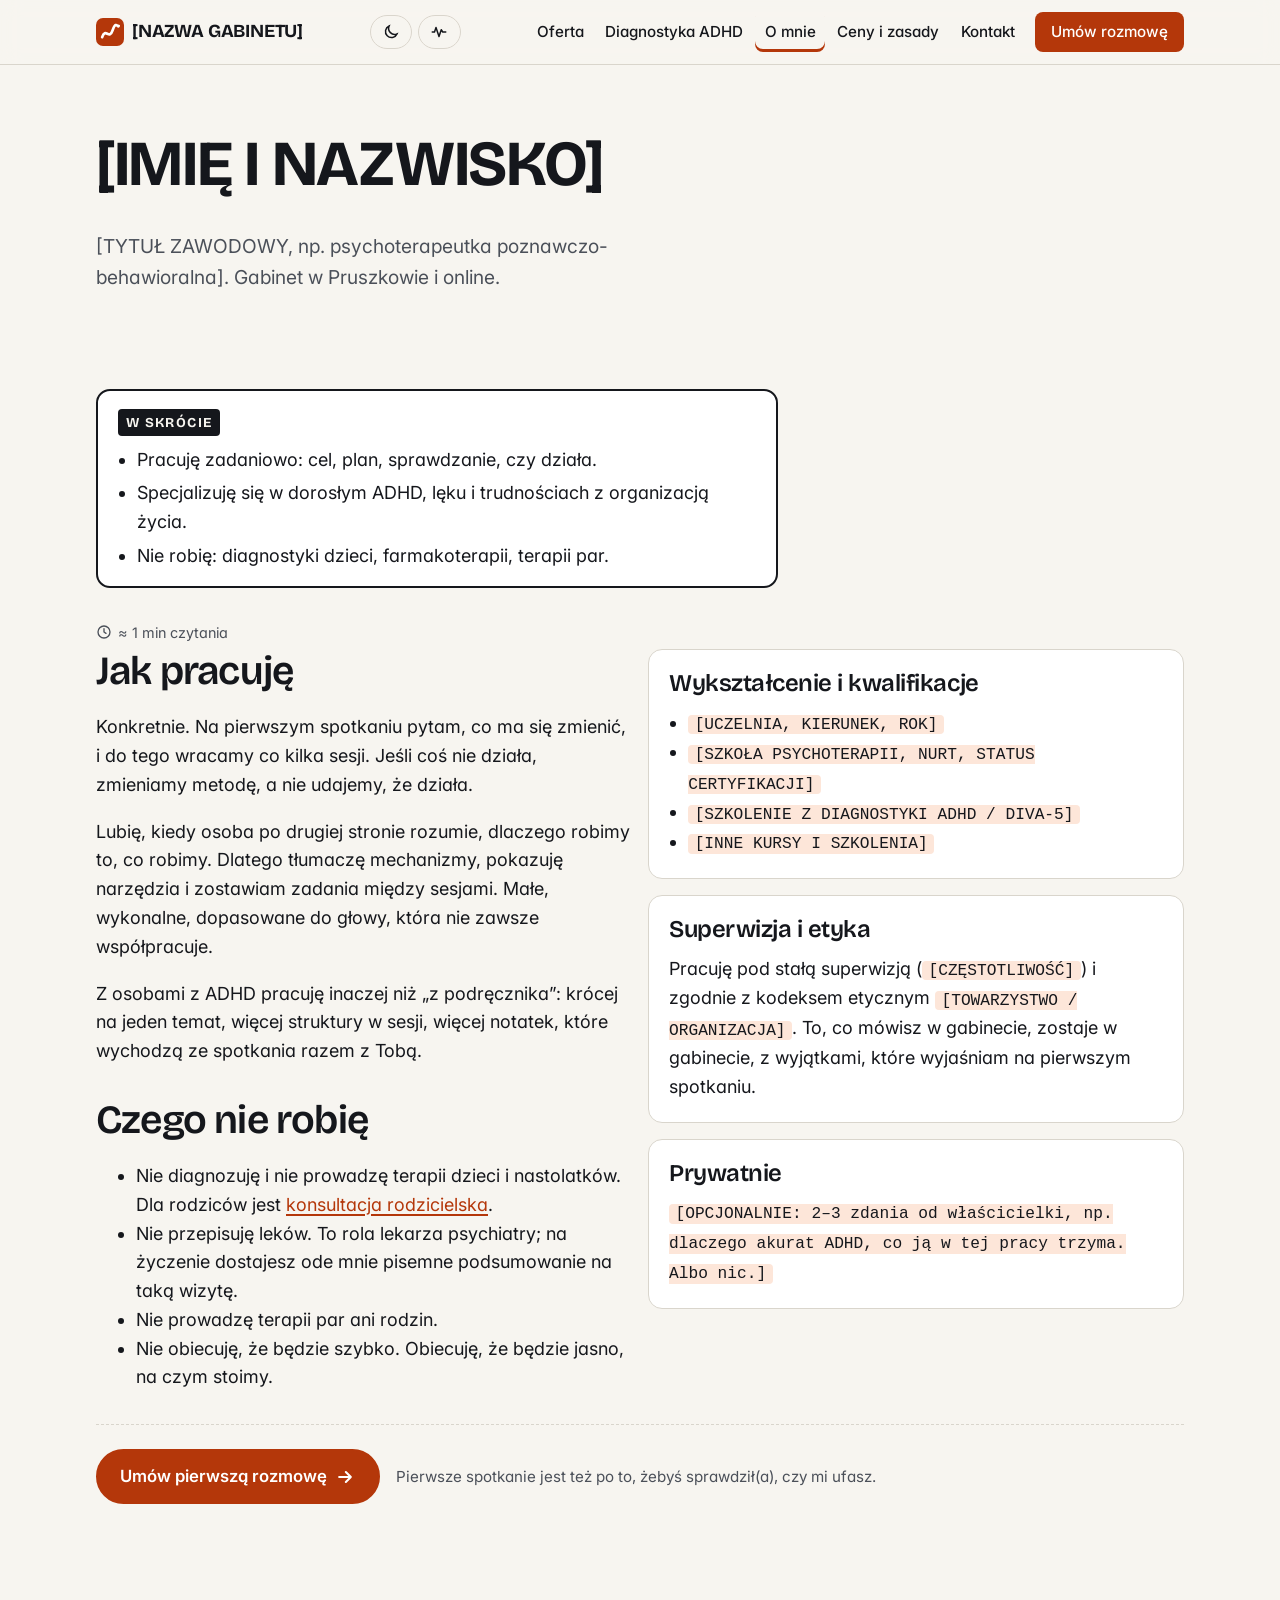
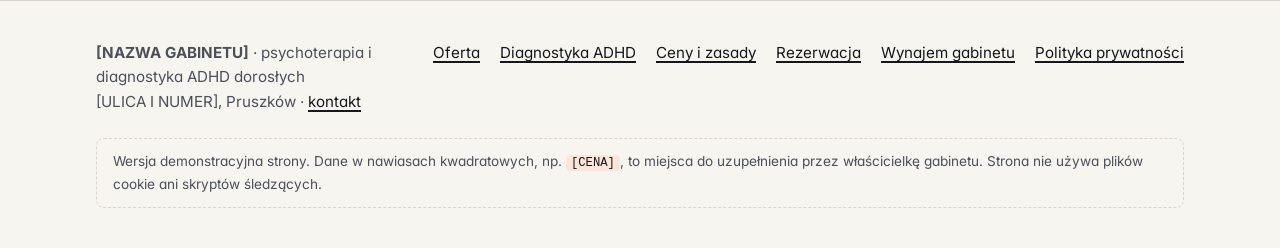
<file: o-mnie.html>
<!DOCTYPE html>
<html lang="pl" class="no-js">
<head>
  <meta charset="utf-8">
  <meta name="viewport" content="width=device-width, initial-scale=1">
  <title>O mnie: jak pracuję i czego się spodziewać · [NAZWA GABINETU]</title>
  <meta name="description" content="Jak pracuję, w jakich podejściach, czego nie robię. Konkretnie, bez laurki.">
  <meta name="robots" content="noindex, nofollow">
  <meta name="color-scheme" content="light dark">
  <meta name="theme-color" content="#f7f5f0" media="(prefers-color-scheme: light)">
  <meta name="theme-color" content="#101216" media="(prefers-color-scheme: dark)">
  <link rel="icon" href="data:image/svg+xml,%3Csvg xmlns='http://www.w3.org/2000/svg' viewBox='0 0 32 32'%3E%3Crect width='32' height='32' rx='8' fill='%23b4370a'/%3E%3Cpath d='M7 22 C 11 10, 15 26, 19 14 S 25 12, 26 9' stroke='%23fff' stroke-width='3' fill='none' stroke-linecap='round'/%3E%3C/svg%3E">
  <link rel="preconnect" href="https://fonts.googleapis.com">
  <link rel="preconnect" href="https://fonts.gstatic.com" crossorigin>
  <link rel="stylesheet" href="https://fonts.googleapis.com/css2?family=Bricolage+Grotesque:opsz,wght@12..96,500;12..96,600;12..96,700&amp;family=Inter:wght@400;500;600&amp;display=swap">
  <link rel="stylesheet" href="styles.css">
  <script>
    (function () {
      try {
        var t = localStorage.getItem("demo-theme");
        if (t === "dark" || t === "light") document.documentElement.setAttribute("data-theme", t);
        var m = localStorage.getItem("demo-motion");
        if (m === "reduced" || m === "full") document.documentElement.setAttribute("data-motion", m);
      } catch (e) {}
    })();
  </script>
</head>
<body>
  <a class="skip-link" href="#main">Przejdź do treści</a>
  <header class="site-header">
    <div class="container">
      <a class="brand" href="index.html"><svg aria-hidden="true" viewBox="0 0 32 32"><rect width="32" height="32" rx="8" fill="var(--accent)"/><path d="M7 22 C 11 10, 15 26, 19 14 S 25 12, 26 9" stroke="var(--accent-ink)" stroke-width="3" fill="none" stroke-linecap="round"/></svg><span>[NAZWA GABINETU]</span></a>
      <div class="header-tools">
        <button class="tool-btn" type="button" data-theme-toggle aria-pressed="false" aria-label="Przełącz tryb ciemny">
          <svg aria-hidden="true" viewBox="0 0 24 24" fill="none" stroke="currentColor" stroke-width="2" stroke-linecap="round"><path d="M20 14.5A8 8 0 0 1 9.5 4a8 8 0 1 0 10.5 10.5z"/></svg>
          <span class="label">Tryb ciemny</span>
        </button>
        <button class="tool-btn" type="button" data-motion-toggle aria-pressed="false" aria-label="Ogranicz ruch i animacje">
          <svg aria-hidden="true" viewBox="0 0 24 24" fill="none" stroke="currentColor" stroke-width="2" stroke-linecap="round" stroke-linejoin="round"><path d="M3 12h3l2-6 4 12 3-9 2 3h4"/></svg>
          <span class="label">Mniej ruchu</span>
        </button>
        <button class="nav-toggle" type="button" aria-expanded="false" aria-controls="site-nav">
          <svg aria-hidden="true" viewBox="0 0 24 24" fill="none" stroke="currentColor" stroke-width="2" stroke-linecap="round"><path d="M4 7h16M4 12h16M4 17h16"/></svg>
          <span>Menu</span>
        </button>
      </div>
      <nav class="site-nav" id="site-nav" aria-label="Nawigacja główna" data-open="false">
        <ul>
          <li class="nav-home"><a href="index.html">Start</a></li>
          <li><a href="oferta.html">Oferta</a></li>
          <li><a href="diagnostyka-adhd.html">Diagnostyka ADHD</a></li>
          <li><a href="o-mnie.html" aria-current="page">O mnie</a></li>
          <li><a href="informacje-praktyczne.html">Ceny i zasady</a></li>
          <li><a href="kontakt.html">Kontakt</a></li>
          <li class="nav-cta"><a href="rezerwacja.html">Umów rozmowę</a></li>
        </ul>
      </nav>
    </div>
  </header>

  <main id="main">
    <div class="container page-head">
      <h1>[IMIĘ I NAZWISKO]</h1>
      <p class="lead">[TYTUŁ ZAWODOWY, np. psychoterapeutka poznawczo-behawioralna]. Gabinet w Pruszkowie i online.</p>
    </div>

    <section class="section" data-reading>
      <div class="container">
        <div class="tldr">
          <span class="tldr-label">W skrócie</span>
          <ul>
              <li>Pracuję zadaniowo: cel, plan, sprawdzanie, czy działa.</li>
              <li>Specjalizuję się w dorosłym ADHD, lęku i trudnościach z organizacją życia.</li>
              <li>Nie robię: diagnostyki dzieci, farmakoterapii, terapii par.</li>
          </ul>
        </div>

        <span class="reading-time"><svg aria-hidden="true" viewBox="0 0 24 24" fill="none" stroke="currentColor" stroke-width="2" stroke-linecap="round" stroke-linejoin="round"><circle cx="12" cy="12" r="9"/><path d="M12 7v5l3 2"/></svg><span class="visually-hidden">Czas czytania: </span><span data-reading-time></span></span>
        <div class="grid grid-2" style="align-items:start">
          <div class="prose">
            <h2>Jak pracuję</h2>
            <p>Konkretnie. Na pierwszym spotkaniu pytam, co ma się zmienić, i do tego wracamy co kilka sesji. Jeśli coś nie działa, zmieniamy metodę, a nie udajemy, że działa.</p>
            <p>Lubię, kiedy osoba po drugiej stronie rozumie, dlaczego robimy to, co robimy. Dlatego tłumaczę mechanizmy, pokazuję narzędzia i zostawiam zadania między sesjami. Małe, wykonalne, dopasowane do głowy, która nie zawsze współpracuje.</p>
            <p>Z osobami z ADHD pracuję inaczej niż „z podręcznika”: krócej na jeden temat, więcej struktury w sesji, więcej notatek, które wychodzą ze spotkania razem z Tobą.</p>

            <h2 style="margin-top:2rem">Czego nie robię</h2>
            <ul>
              <li>Nie diagnozuję i nie prowadzę terapii dzieci i nastolatków. Dla rodziców jest <a href="oferta.html#rodzice">konsultacja rodzicielska</a>.</li>
              <li>Nie przepisuję leków. To rola lekarza psychiatry; na życzenie dostajesz ode mnie pisemne podsumowanie na taką wizytę.</li>
              <li>Nie prowadzę terapii par ani rodzin.</li>
              <li>Nie obiecuję, że będzie szybko. Obiecuję, że będzie jasno, na czym stoimy.</li>
            </ul>
          </div>
          <div>
            <div class="card">
              <h3>Wykształcenie i kwalifikacje</h3>
              <ul style="padding-left:1.2rem;margin:0">
                <li><span class="placeholder">[UCZELNIA, KIERUNEK, ROK]</span></li>
                <li><span class="placeholder">[SZKOŁA PSYCHOTERAPII, NURT, STATUS CERTYFIKACJI]</span></li>
                <li><span class="placeholder">[SZKOLENIE Z DIAGNOSTYKI ADHD / DIVA-5]</span></li>
                <li><span class="placeholder">[INNE KURSY I SZKOLENIA]</span></li>
              </ul>
            </div>
            <div class="card" style="margin-top:1rem">
              <h3>Superwizja i etyka</h3>
              <p>Pracuję pod stałą superwizją (<span class="placeholder">[CZĘSTOTLIWOŚĆ]</span>) i zgodnie z kodeksem etycznym <span class="placeholder">[TOWARZYSTWO / ORGANIZACJA]</span>. To, co mówisz w gabinecie, zostaje w gabinecie, z wyjątkami, które wyjaśniam na pierwszym spotkaniu.</p>
            </div>
            <div class="card" style="margin-top:1rem">
              <h3>Prywatnie</h3>
              <p><span class="placeholder">[OPCJONALNIE: 2–3 zdania od właścicielki, np. dlaczego akurat ADHD, co ją w tej pracy trzyma. Albo nic.]</span></p>
            </div>
          </div>
        </div>
        <div class="one-action">
          <a class="btn btn-primary" href="rezerwacja.html">Umów pierwszą rozmowę <svg aria-hidden="true" viewBox="0 0 24 24" fill="none" stroke="currentColor" stroke-width="2.5" stroke-linecap="round" stroke-linejoin="round"><path d="M5 12h14M13 6l6 6-6 6"/></svg></a>
          <span class="hint">Pierwsze spotkanie jest też po to, żebyś sprawdził(a), czy mi ufasz.</span>
        </div>
      </div>
    </section>
  </main>
  <footer class="site-footer">
    <div class="container">
      <div>
        <strong>[NAZWA GABINETU]</strong> · psychoterapia i diagnostyka ADHD dorosłych<br>
        [ULICA I NUMER], Pruszków · <a href="kontakt.html">kontakt</a>
      </div>
      <ul>
        <li><a href="oferta.html">Oferta</a></li>
        <li><a href="diagnostyka-adhd.html">Diagnostyka ADHD</a></li>
        <li><a href="informacje-praktyczne.html">Ceny i zasady</a></li>
        <li><a href="rezerwacja.html">Rezerwacja</a></li>
        <li><a href="wynajem-gabinetu.html">Wynajem gabinetu</a></li>
        <li><a href="polityka-prywatnosci.html">Polityka prywatności</a></li>
      </ul>
      <p class="footer-demo">Wersja demonstracyjna strony. Dane w nawiasach kwadratowych, np. <span class="placeholder">[CENA]</span>, to miejsca do uzupełnienia przez właścicielkę gabinetu. Strona nie używa plików cookie ani skryptów śledzących.</p>
    </div>
  </footer>
  <script src="script.js"></script>
</body>
</html>
</file>
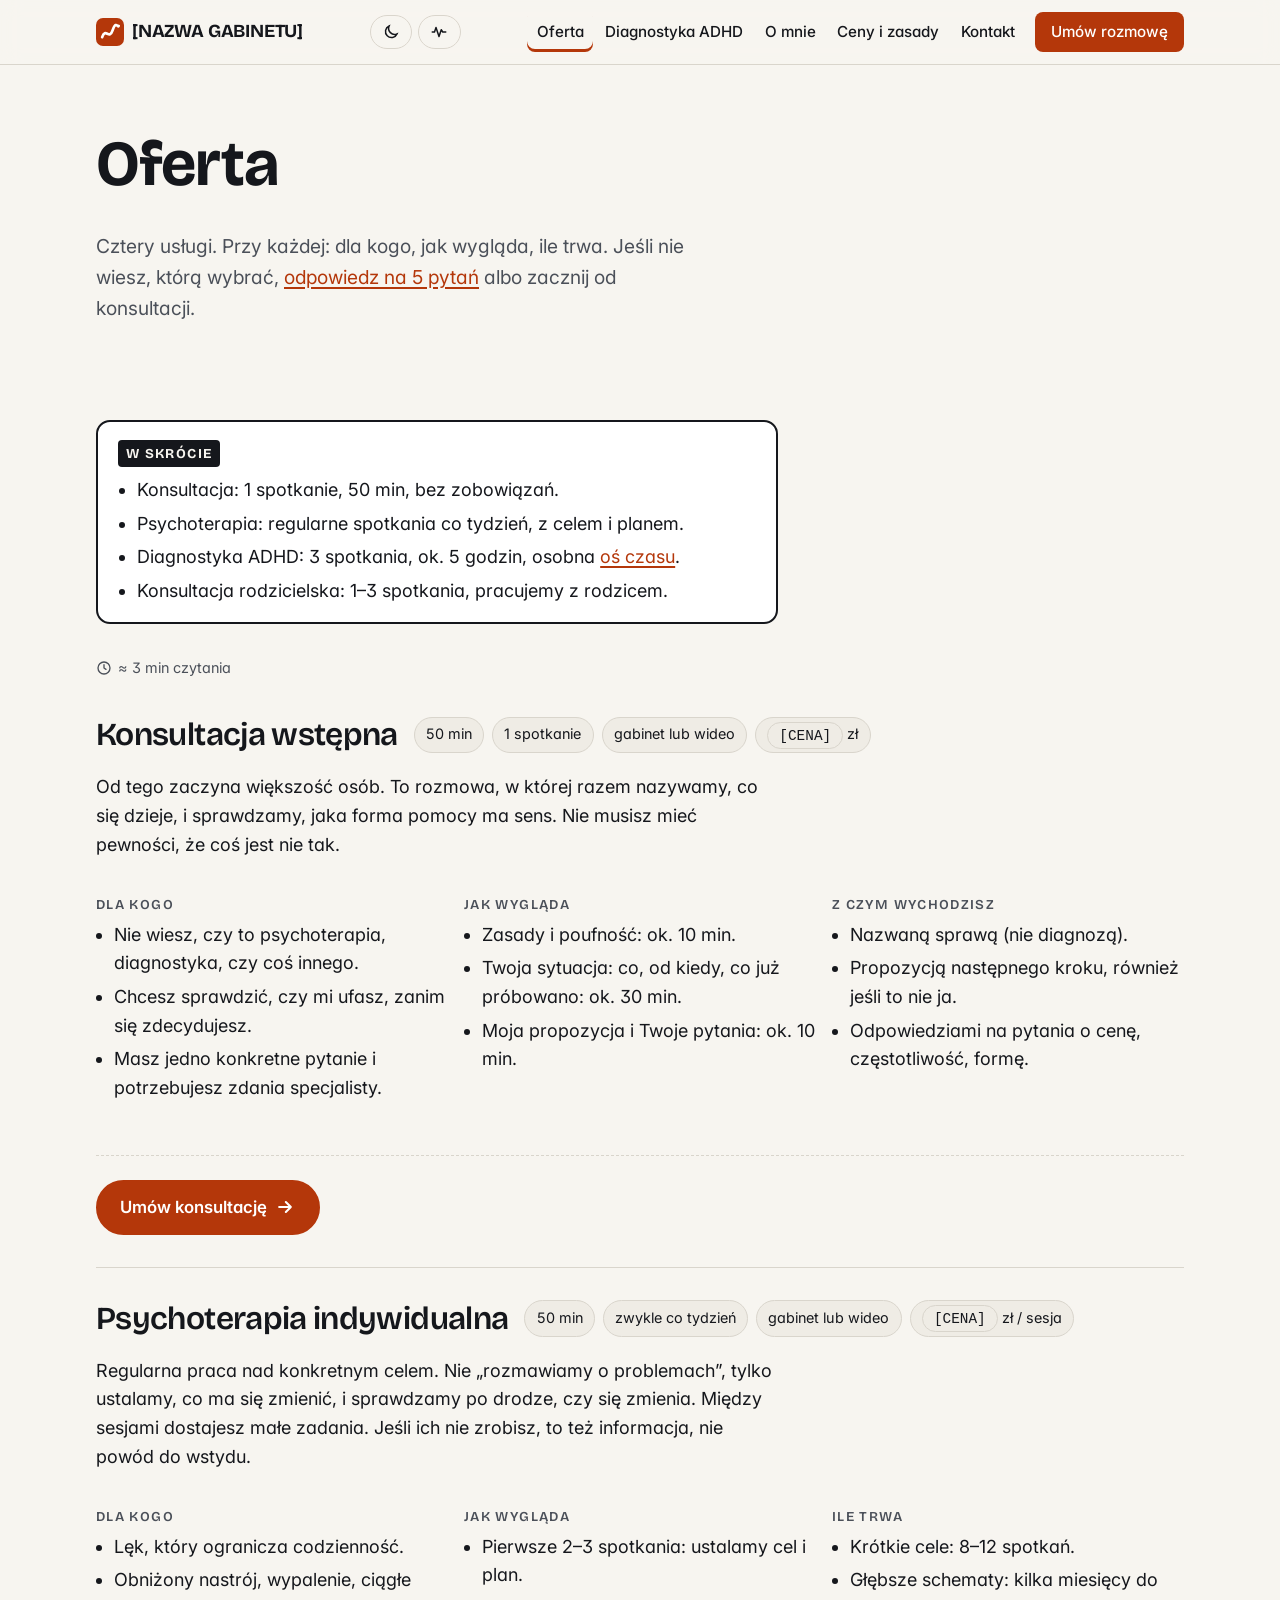
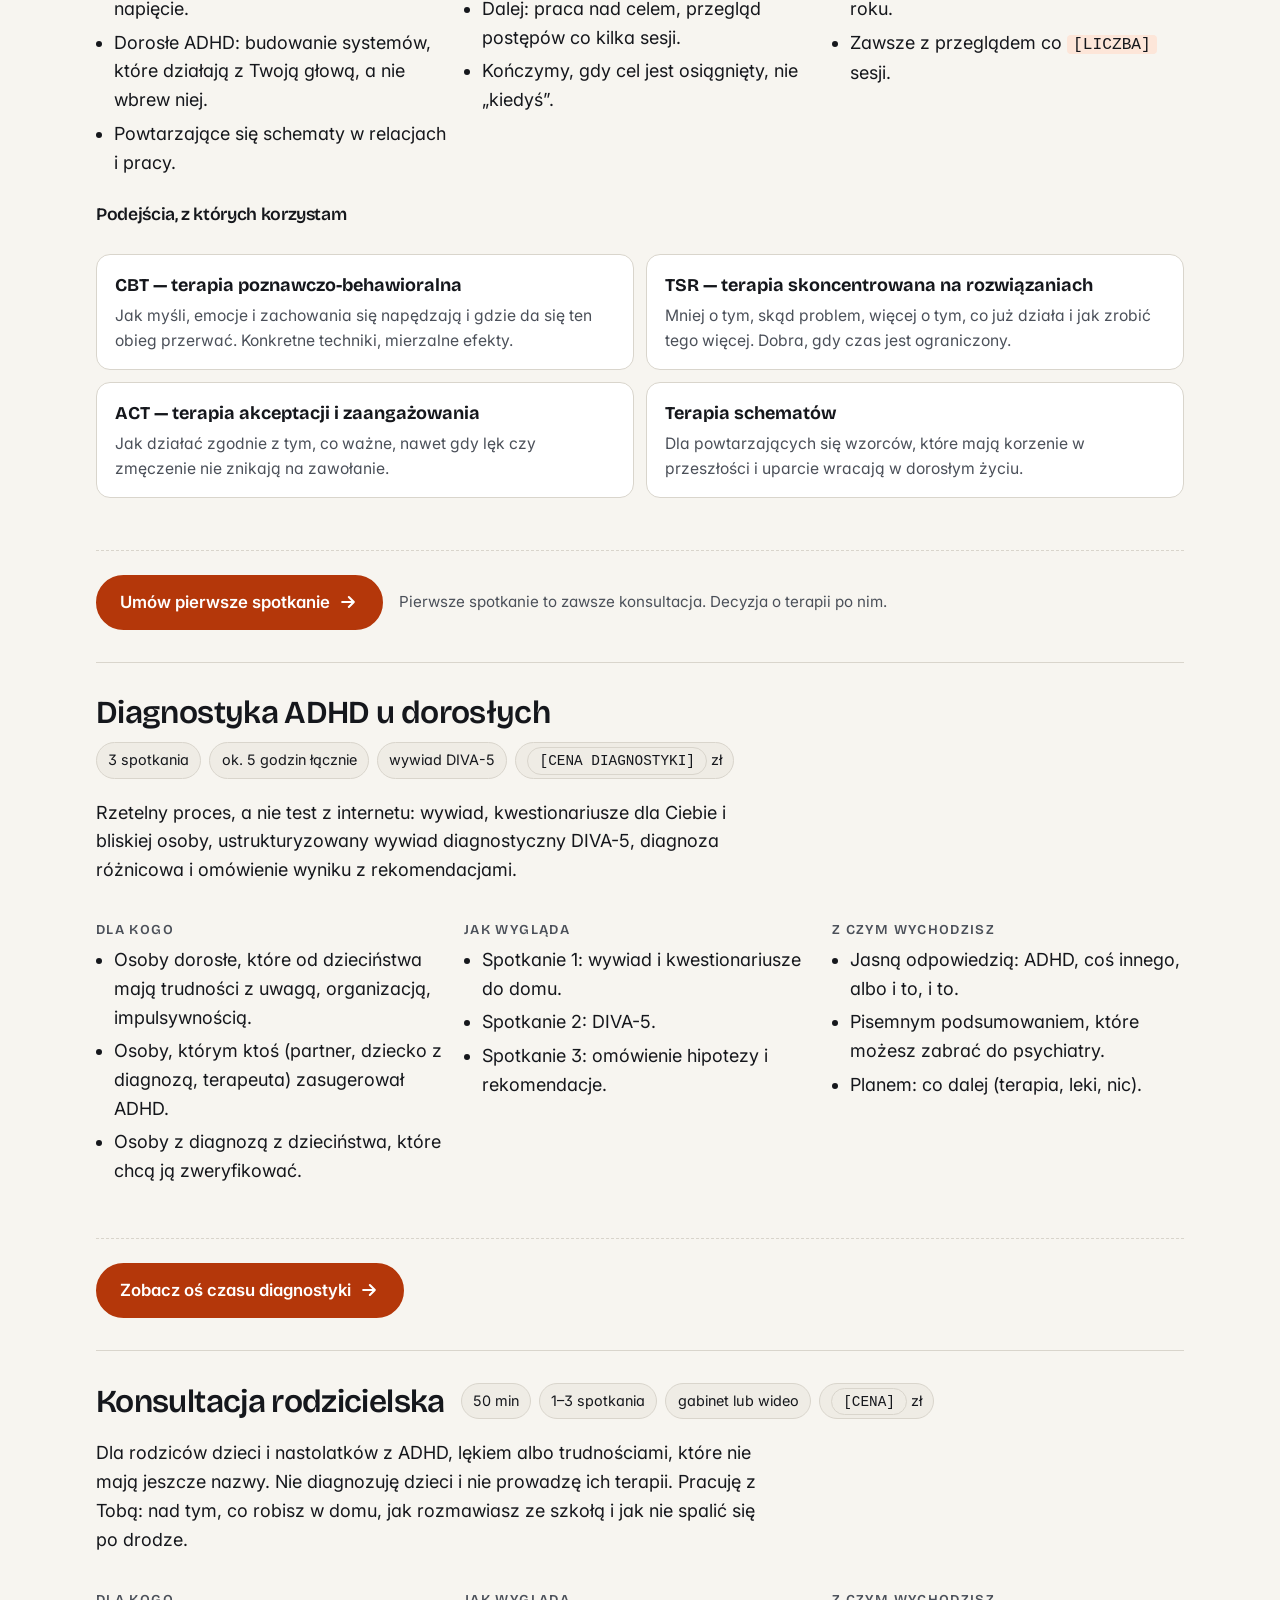
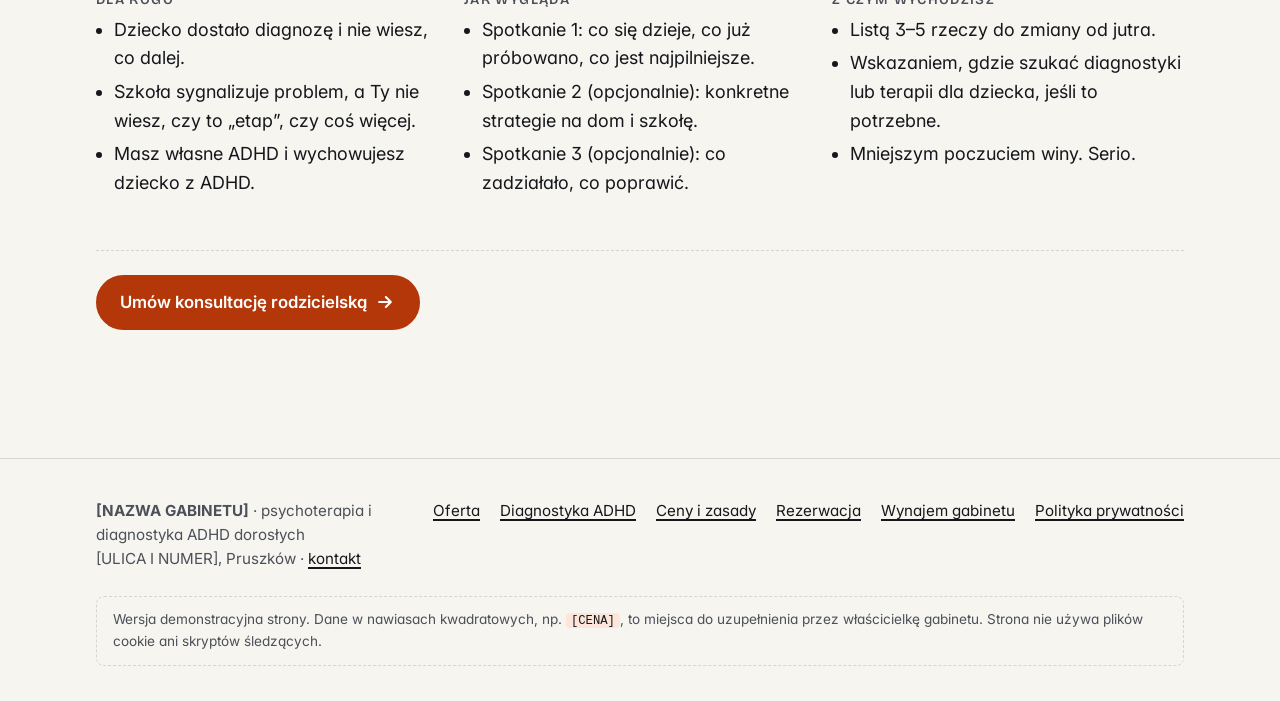
<file: oferta.html>
<!DOCTYPE html>
<html lang="pl" class="no-js">
<head>
  <meta charset="utf-8">
  <meta name="viewport" content="width=device-width, initial-scale=1">
  <title>Oferta: konsultacja, psychoterapia, diagnostyka ADHD, konsultacje rodzicielskie · [NAZWA GABINETU]</title>
  <meta name="description" content="Co dokładnie robię, dla kogo, jak wygląda spotkanie i ile trwa. Bez ogólników.">
  <meta name="robots" content="noindex, nofollow">
  <meta name="color-scheme" content="light dark">
  <meta name="theme-color" content="#f7f5f0" media="(prefers-color-scheme: light)">
  <meta name="theme-color" content="#101216" media="(prefers-color-scheme: dark)">
  <link rel="icon" href="data:image/svg+xml,%3Csvg xmlns='http://www.w3.org/2000/svg' viewBox='0 0 32 32'%3E%3Crect width='32' height='32' rx='8' fill='%23b4370a'/%3E%3Cpath d='M7 22 C 11 10, 15 26, 19 14 S 25 12, 26 9' stroke='%23fff' stroke-width='3' fill='none' stroke-linecap='round'/%3E%3C/svg%3E">
  <link rel="preconnect" href="https://fonts.googleapis.com">
  <link rel="preconnect" href="https://fonts.gstatic.com" crossorigin>
  <link rel="stylesheet" href="https://fonts.googleapis.com/css2?family=Bricolage+Grotesque:opsz,wght@12..96,500;12..96,600;12..96,700&amp;family=Inter:wght@400;500;600&amp;display=swap">
  <link rel="stylesheet" href="styles.css">
  <script>
    (function () {
      try {
        var t = localStorage.getItem("demo-theme");
        if (t === "dark" || t === "light") document.documentElement.setAttribute("data-theme", t);
        var m = localStorage.getItem("demo-motion");
        if (m === "reduced" || m === "full") document.documentElement.setAttribute("data-motion", m);
      } catch (e) {}
    })();
  </script>
</head>
<body>
  <a class="skip-link" href="#main">Przejdź do treści</a>
  <header class="site-header">
    <div class="container">
      <a class="brand" href="index.html"><svg aria-hidden="true" viewBox="0 0 32 32"><rect width="32" height="32" rx="8" fill="var(--accent)"/><path d="M7 22 C 11 10, 15 26, 19 14 S 25 12, 26 9" stroke="var(--accent-ink)" stroke-width="3" fill="none" stroke-linecap="round"/></svg><span>[NAZWA GABINETU]</span></a>
      <div class="header-tools">
        <button class="tool-btn" type="button" data-theme-toggle aria-pressed="false" aria-label="Przełącz tryb ciemny">
          <svg aria-hidden="true" viewBox="0 0 24 24" fill="none" stroke="currentColor" stroke-width="2" stroke-linecap="round"><path d="M20 14.5A8 8 0 0 1 9.5 4a8 8 0 1 0 10.5 10.5z"/></svg>
          <span class="label">Tryb ciemny</span>
        </button>
        <button class="tool-btn" type="button" data-motion-toggle aria-pressed="false" aria-label="Ogranicz ruch i animacje">
          <svg aria-hidden="true" viewBox="0 0 24 24" fill="none" stroke="currentColor" stroke-width="2" stroke-linecap="round" stroke-linejoin="round"><path d="M3 12h3l2-6 4 12 3-9 2 3h4"/></svg>
          <span class="label">Mniej ruchu</span>
        </button>
        <button class="nav-toggle" type="button" aria-expanded="false" aria-controls="site-nav">
          <svg aria-hidden="true" viewBox="0 0 24 24" fill="none" stroke="currentColor" stroke-width="2" stroke-linecap="round"><path d="M4 7h16M4 12h16M4 17h16"/></svg>
          <span>Menu</span>
        </button>
      </div>
      <nav class="site-nav" id="site-nav" aria-label="Nawigacja główna" data-open="false">
        <ul>
          <li class="nav-home"><a href="index.html">Start</a></li>
          <li><a href="oferta.html" aria-current="page">Oferta</a></li>
          <li><a href="diagnostyka-adhd.html">Diagnostyka ADHD</a></li>
          <li><a href="o-mnie.html">O mnie</a></li>
          <li><a href="informacje-praktyczne.html">Ceny i zasady</a></li>
          <li><a href="kontakt.html">Kontakt</a></li>
          <li class="nav-cta"><a href="rezerwacja.html">Umów rozmowę</a></li>
        </ul>
      </nav>
    </div>
  </header>

  <main id="main">
    <div class="container page-head">
      <h1>Oferta</h1>
      <p class="lead">Cztery usługi. Przy każdej: dla kogo, jak wygląda, ile trwa. Jeśli nie wiesz, którą wybrać, <a href="index.html#czy-to-dla-mnie">odpowiedz na 5 pytań</a> albo zacznij od konsultacji.</p>
    </div>

    <section class="section" data-reading>
      <div class="container">
        <div class="tldr">
          <span class="tldr-label">W skrócie</span>
          <ul>
              <li>Konsultacja: 1 spotkanie, 50 min, bez zobowiązań.</li>
              <li>Psychoterapia: regularne spotkania co tydzień, z celem i planem.</li>
              <li>Diagnostyka ADHD: 3 spotkania, ok. 5 godzin, osobna <a href="diagnostyka-adhd.html">oś czasu</a>.</li>
              <li>Konsultacja rodzicielska: 1–3 spotkania, pracujemy z rodzicem.</li>
          </ul>
        </div>

        <span class="reading-time"><svg aria-hidden="true" viewBox="0 0 24 24" fill="none" stroke="currentColor" stroke-width="2" stroke-linecap="round" stroke-linejoin="round"><circle cx="12" cy="12" r="9"/><path d="M12 7v5l3 2"/></svg><span class="visually-hidden">Czas czytania: </span><span data-reading-time></span></span>

        <article class="service" id="konsultacja">
          <div class="service-head">
            <h3>Konsultacja wstępna</h3>
            <div class="service-facts"><span>50 min</span><span>1 spotkanie</span><span>gabinet lub wideo</span><span><span class="placeholder">[CENA]</span> zł</span></div>
          </div>
          <p class="prose">Od tego zaczyna większość osób. To rozmowa, w której razem nazywamy, co się dzieje, i sprawdzamy, jaka forma pomocy ma sens. Nie musisz mieć pewności, że coś jest nie tak.</p>
          <div class="service-cols">
            <div><h4>Dla kogo</h4><ul><li>Nie wiesz, czy to psychoterapia, diagnostyka, czy coś innego.</li><li>Chcesz sprawdzić, czy mi ufasz, zanim się zdecydujesz.</li><li>Masz jedno konkretne pytanie i potrzebujesz zdania specjalisty.</li></ul></div>
            <div><h4>Jak wygląda</h4><ul><li>Zasady i poufność: ok. 10 min.</li><li>Twoja sytuacja: co, od kiedy, co już próbowano: ok. 30 min.</li><li>Moja propozycja i Twoje pytania: ok. 10 min.</li></ul></div>
            <div><h4>Z czym wychodzisz</h4><ul><li>Nazwaną sprawą (nie diagnozą).</li><li>Propozycją następnego kroku, również jeśli to nie ja.</li><li>Odpowiedziami na pytania o cenę, częstotliwość, formę.</li></ul></div>
          </div>
          <div class="one-action"><a class="btn btn-primary" href="rezerwacja.html?usluga=konsultacja">Umów konsultację <svg aria-hidden="true" viewBox="0 0 24 24" fill="none" stroke="currentColor" stroke-width="2.5" stroke-linecap="round" stroke-linejoin="round"><path d="M5 12h14M13 6l6 6-6 6"/></svg></a></div>
        </article>

        <article class="service" id="psychoterapia">
          <div class="service-head">
            <h3>Psychoterapia indywidualna</h3>
            <div class="service-facts"><span>50 min</span><span>zwykle co tydzień</span><span>gabinet lub wideo</span><span><span class="placeholder">[CENA]</span> zł / sesja</span></div>
          </div>
          <p class="prose">Regularna praca nad konkretnym celem. Nie „rozmawiamy o problemach”, tylko ustalamy, co ma się zmienić, i sprawdzamy po drodze, czy się zmienia. Między sesjami dostajesz małe zadania. Jeśli ich nie zrobisz, to też informacja, nie powód do wstydu.</p>
          <div class="service-cols">
            <div><h4>Dla kogo</h4><ul><li>Lęk, który ogranicza codzienność.</li><li>Obniżony nastrój, wypalenie, ciągłe napięcie.</li><li>Dorosłe ADHD: budowanie systemów, które działają z Twoją głową, a nie wbrew niej.</li><li>Powtarzające się schematy w relacjach i pracy.</li></ul></div>
            <div><h4>Jak wygląda</h4><ul><li>Pierwsze 2–3 spotkania: ustalamy cel i plan.</li><li>Dalej: praca nad celem, przegląd postępów co kilka sesji.</li><li>Kończymy, gdy cel jest osiągnięty, nie „kiedyś”.</li></ul></div>
            <div><h4>Ile trwa</h4><ul><li>Krótkie cele: 8–12 spotkań.</li><li>Głębsze schematy: kilka miesięcy do roku.</li><li>Zawsze z przeglądem co <span class="placeholder">[LICZBA]</span> sesji.</li></ul></div>
          </div>
          <h4 style="margin-top:0.5rem">Podejścia, z których korzystam</h4>
          <div class="approaches">
            <div class="approach"><strong>CBT — terapia poznawczo-behawioralna</strong><p>Jak myśli, emocje i zachowania się napędzają i gdzie da się ten obieg przerwać. Konkretne techniki, mierzalne efekty.</p></div>
            <div class="approach"><strong>TSR — terapia skoncentrowana na rozwiązaniach</strong><p>Mniej o tym, skąd problem, więcej o tym, co już działa i jak zrobić tego więcej. Dobra, gdy czas jest ograniczony.</p></div>
            <div class="approach"><strong>ACT — terapia akceptacji i zaangażowania</strong><p>Jak działać zgodnie z tym, co ważne, nawet gdy lęk czy zmęczenie nie znikają na zawołanie.</p></div>
            <div class="approach"><strong>Terapia schematów</strong><p>Dla powtarzających się wzorców, które mają korzenie w przeszłości i uparcie wracają w dorosłym życiu.</p></div>
          </div>
          <div class="one-action"><a class="btn btn-primary" href="rezerwacja.html?usluga=psychoterapia">Umów pierwsze spotkanie <svg aria-hidden="true" viewBox="0 0 24 24" fill="none" stroke="currentColor" stroke-width="2.5" stroke-linecap="round" stroke-linejoin="round"><path d="M5 12h14M13 6l6 6-6 6"/></svg></a><span class="hint">Pierwsze spotkanie to zawsze konsultacja. Decyzja o terapii po nim.</span></div>
        </article>

        <article class="service" id="adhd">
          <div class="service-head">
            <h3>Diagnostyka ADHD u dorosłych</h3>
            <div class="service-facts"><span>3 spotkania</span><span>ok. 5 godzin łącznie</span><span>wywiad DIVA-5</span><span><span class="placeholder">[CENA DIAGNOSTYKI]</span> zł</span></div>
          </div>
          <p class="prose">Rzetelny proces, a nie test z internetu: wywiad, kwestionariusze dla Ciebie i bliskiej osoby, ustrukturyzowany wywiad diagnostyczny DIVA-5, diagnoza różnicowa i omówienie wyniku z rekomendacjami.</p>
          <div class="service-cols">
            <div><h4>Dla kogo</h4><ul><li>Osoby dorosłe, które od dzieciństwa mają trudności z uwagą, organizacją, impulsywnością.</li><li>Osoby, którym ktoś (partner, dziecko z diagnozą, terapeuta) zasugerował ADHD.</li><li>Osoby z diagnozą z dzieciństwa, które chcą ją zweryfikować.</li></ul></div>
            <div><h4>Jak wygląda</h4><ul><li>Spotkanie 1: wywiad i kwestionariusze do domu.</li><li>Spotkanie 2: DIVA-5.</li><li>Spotkanie 3: omówienie hipotezy i rekomendacje.</li></ul></div>
            <div><h4>Z czym wychodzisz</h4><ul><li>Jasną odpowiedzią: ADHD, coś innego, albo i to, i to.</li><li>Pisemnym podsumowaniem, które możesz zabrać do psychiatry.</li><li>Planem: co dalej (terapia, leki, nic).</li></ul></div>
          </div>
          <div class="one-action"><a class="btn btn-primary" href="diagnostyka-adhd.html">Zobacz oś czasu diagnostyki <svg aria-hidden="true" viewBox="0 0 24 24" fill="none" stroke="currentColor" stroke-width="2.5" stroke-linecap="round" stroke-linejoin="round"><path d="M5 12h14M13 6l6 6-6 6"/></svg></a></div>
        </article>

        <article class="service" id="rodzice">
          <div class="service-head">
            <h3>Konsultacja rodzicielska</h3>
            <div class="service-facts"><span>50 min</span><span>1–3 spotkania</span><span>gabinet lub wideo</span><span><span class="placeholder">[CENA]</span> zł</span></div>
          </div>
          <p class="prose">Dla rodziców dzieci i nastolatków z ADHD, lękiem albo trudnościami, które nie mają jeszcze nazwy. Nie diagnozuję dzieci i nie prowadzę ich terapii. Pracuję z Tobą: nad tym, co robisz w domu, jak rozmawiasz ze szkołą i jak nie spalić się po drodze.</p>
          <div class="service-cols">
            <div><h4>Dla kogo</h4><ul><li>Dziecko dostało diagnozę i nie wiesz, co dalej.</li><li>Szkoła sygnalizuje problem, a Ty nie wiesz, czy to „etap”, czy coś więcej.</li><li>Masz własne ADHD i wychowujesz dziecko z ADHD.</li></ul></div>
            <div><h4>Jak wygląda</h4><ul><li>Spotkanie 1: co się dzieje, co już próbowano, co jest najpilniejsze.</li><li>Spotkanie 2 (opcjonalnie): konkretne strategie na dom i szkołę.</li><li>Spotkanie 3 (opcjonalnie): co zadziałało, co poprawić.</li></ul></div>
            <div><h4>Z czym wychodzisz</h4><ul><li>Listą 3–5 rzeczy do zmiany od jutra.</li><li>Wskazaniem, gdzie szukać diagnostyki lub terapii dla dziecka, jeśli to potrzebne.</li><li>Mniejszym poczuciem winy. Serio.</li></ul></div>
          </div>
          <div class="one-action"><a class="btn btn-primary" href="rezerwacja.html?usluga=rodzicielska">Umów konsultację rodzicielską <svg aria-hidden="true" viewBox="0 0 24 24" fill="none" stroke="currentColor" stroke-width="2.5" stroke-linecap="round" stroke-linejoin="round"><path d="M5 12h14M13 6l6 6-6 6"/></svg></a></div>
        </article>
      </div>
    </section>
  </main>
  <footer class="site-footer">
    <div class="container">
      <div>
        <strong>[NAZWA GABINETU]</strong> · psychoterapia i diagnostyka ADHD dorosłych<br>
        [ULICA I NUMER], Pruszków · <a href="kontakt.html">kontakt</a>
      </div>
      <ul>
        <li><a href="oferta.html">Oferta</a></li>
        <li><a href="diagnostyka-adhd.html">Diagnostyka ADHD</a></li>
        <li><a href="informacje-praktyczne.html">Ceny i zasady</a></li>
        <li><a href="rezerwacja.html">Rezerwacja</a></li>
        <li><a href="wynajem-gabinetu.html">Wynajem gabinetu</a></li>
        <li><a href="polityka-prywatnosci.html">Polityka prywatności</a></li>
      </ul>
      <p class="footer-demo">Wersja demonstracyjna strony. Dane w nawiasach kwadratowych, np. <span class="placeholder">[CENA]</span>, to miejsca do uzupełnienia przez właścicielkę gabinetu. Strona nie używa plików cookie ani skryptów śledzących.</p>
    </div>
  </footer>
  <script src="script.js"></script>
</body>
</html>
</file>
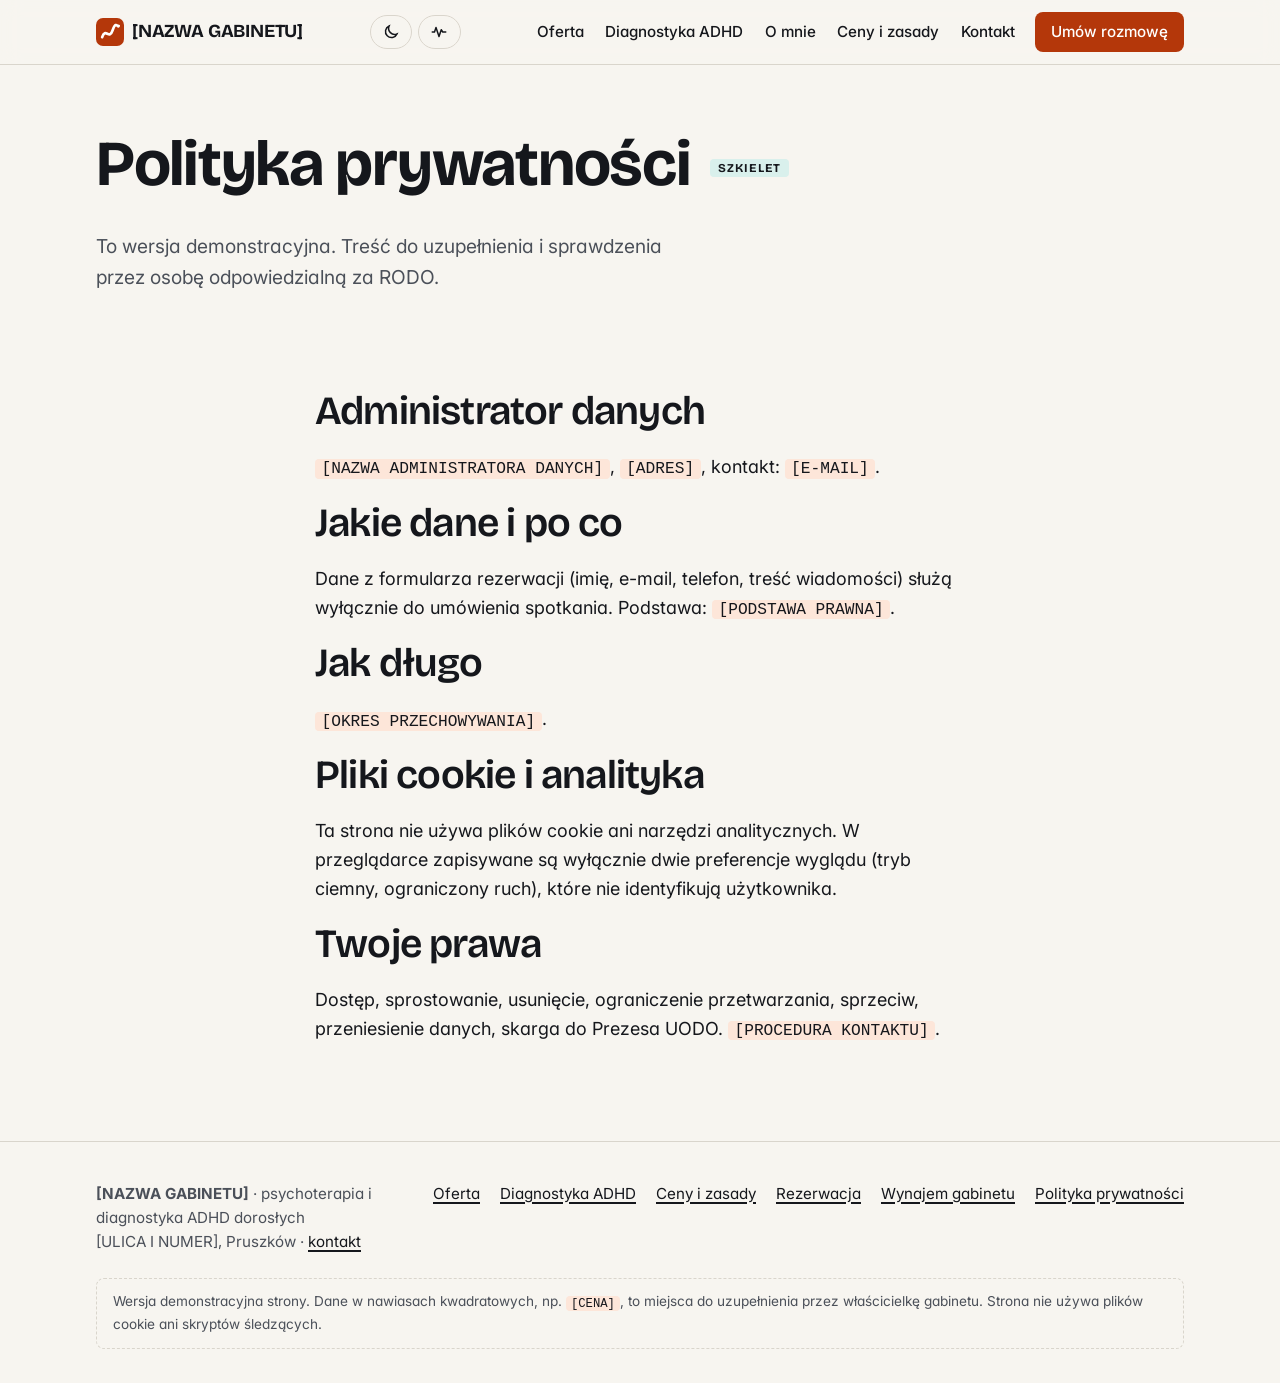
<file: polityka-prywatnosci.html>
<!DOCTYPE html>
<html lang="pl" class="no-js">
<head>
  <meta charset="utf-8">
  <meta name="viewport" content="width=device-width, initial-scale=1">
  <title>Polityka prywatności · [NAZWA GABINETU]</title>
  <meta name="description" content="Szkielet polityki prywatności do uzupełnienia przez właścicielkę gabinetu.">
  <meta name="robots" content="noindex, nofollow">
  <meta name="color-scheme" content="light dark">
  <meta name="theme-color" content="#f7f5f0" media="(prefers-color-scheme: light)">
  <meta name="theme-color" content="#101216" media="(prefers-color-scheme: dark)">
  <link rel="icon" href="data:image/svg+xml,%3Csvg xmlns='http://www.w3.org/2000/svg' viewBox='0 0 32 32'%3E%3Crect width='32' height='32' rx='8' fill='%23b4370a'/%3E%3Cpath d='M7 22 C 11 10, 15 26, 19 14 S 25 12, 26 9' stroke='%23fff' stroke-width='3' fill='none' stroke-linecap='round'/%3E%3C/svg%3E">
  <link rel="preconnect" href="https://fonts.googleapis.com">
  <link rel="preconnect" href="https://fonts.gstatic.com" crossorigin>
  <link rel="stylesheet" href="https://fonts.googleapis.com/css2?family=Bricolage+Grotesque:opsz,wght@12..96,500;12..96,600;12..96,700&amp;family=Inter:wght@400;500;600&amp;display=swap">
  <link rel="stylesheet" href="styles.css">
  <script>
    (function () {
      try {
        var t = localStorage.getItem("demo-theme");
        if (t === "dark" || t === "light") document.documentElement.setAttribute("data-theme", t);
        var m = localStorage.getItem("demo-motion");
        if (m === "reduced" || m === "full") document.documentElement.setAttribute("data-motion", m);
      } catch (e) {}
    })();
  </script>
</head>
<body>
  <a class="skip-link" href="#main">Przejdź do treści</a>
  <header class="site-header">
    <div class="container">
      <a class="brand" href="index.html"><svg aria-hidden="true" viewBox="0 0 32 32"><rect width="32" height="32" rx="8" fill="var(--accent)"/><path d="M7 22 C 11 10, 15 26, 19 14 S 25 12, 26 9" stroke="var(--accent-ink)" stroke-width="3" fill="none" stroke-linecap="round"/></svg><span>[NAZWA GABINETU]</span></a>
      <div class="header-tools">
        <button class="tool-btn" type="button" data-theme-toggle aria-pressed="false" aria-label="Przełącz tryb ciemny">
          <svg aria-hidden="true" viewBox="0 0 24 24" fill="none" stroke="currentColor" stroke-width="2" stroke-linecap="round"><path d="M20 14.5A8 8 0 0 1 9.5 4a8 8 0 1 0 10.5 10.5z"/></svg>
          <span class="label">Tryb ciemny</span>
        </button>
        <button class="tool-btn" type="button" data-motion-toggle aria-pressed="false" aria-label="Ogranicz ruch i animacje">
          <svg aria-hidden="true" viewBox="0 0 24 24" fill="none" stroke="currentColor" stroke-width="2" stroke-linecap="round" stroke-linejoin="round"><path d="M3 12h3l2-6 4 12 3-9 2 3h4"/></svg>
          <span class="label">Mniej ruchu</span>
        </button>
        <button class="nav-toggle" type="button" aria-expanded="false" aria-controls="site-nav">
          <svg aria-hidden="true" viewBox="0 0 24 24" fill="none" stroke="currentColor" stroke-width="2" stroke-linecap="round"><path d="M4 7h16M4 12h16M4 17h16"/></svg>
          <span>Menu</span>
        </button>
      </div>
      <nav class="site-nav" id="site-nav" aria-label="Nawigacja główna" data-open="false">
        <ul>
          <li class="nav-home"><a href="index.html">Start</a></li>
          <li><a href="oferta.html">Oferta</a></li>
          <li><a href="diagnostyka-adhd.html">Diagnostyka ADHD</a></li>
          <li><a href="o-mnie.html">O mnie</a></li>
          <li><a href="informacje-praktyczne.html">Ceny i zasady</a></li>
          <li><a href="kontakt.html">Kontakt</a></li>
          <li class="nav-cta"><a href="rezerwacja.html">Umów rozmowę</a></li>
        </ul>
      </nav>
    </div>
  </header>

  <main id="main">
    <div class="container page-head">
      <h1>Polityka prywatności <span class="demo-badge">szkielet</span></h1>
      <p class="lead">To wersja demonstracyjna. Treść do uzupełnienia i sprawdzenia przez osobę odpowiedzialną za RODO.</p>
    </div>
    <section class="section">
      <div class="container prose">
        <h2>Administrator danych</h2>
        <p><span class="placeholder">[NAZWA ADMINISTRATORA DANYCH]</span>, <span class="placeholder">[ADRES]</span>, kontakt: <span class="placeholder">[E-MAIL]</span>.</p>
        <h2>Jakie dane i po co</h2>
        <p>Dane z formularza rezerwacji (imię, e-mail, telefon, treść wiadomości) służą wyłącznie do umówienia spotkania. Podstawa: <span class="placeholder">[PODSTAWA PRAWNA]</span>.</p>
        <h2>Jak długo</h2>
        <p><span class="placeholder">[OKRES PRZECHOWYWANIA]</span>.</p>
        <h2>Pliki cookie i analityka</h2>
        <p>Ta strona nie używa plików cookie ani narzędzi analitycznych. W przeglądarce zapisywane są wyłącznie dwie preferencje wyglądu (tryb ciemny, ograniczony ruch), które nie identyfikują użytkownika.</p>
        <h2>Twoje prawa</h2>
        <p>Dostęp, sprostowanie, usunięcie, ograniczenie przetwarzania, sprzeciw, przeniesienie danych, skarga do Prezesa UODO. <span class="placeholder">[PROCEDURA KONTAKTU]</span>.</p>
      </div>
    </section>
  </main>
  <footer class="site-footer">
    <div class="container">
      <div>
        <strong>[NAZWA GABINETU]</strong> · psychoterapia i diagnostyka ADHD dorosłych<br>
        [ULICA I NUMER], Pruszków · <a href="kontakt.html">kontakt</a>
      </div>
      <ul>
        <li><a href="oferta.html">Oferta</a></li>
        <li><a href="diagnostyka-adhd.html">Diagnostyka ADHD</a></li>
        <li><a href="informacje-praktyczne.html">Ceny i zasady</a></li>
        <li><a href="rezerwacja.html">Rezerwacja</a></li>
        <li><a href="wynajem-gabinetu.html">Wynajem gabinetu</a></li>
        <li><a href="polityka-prywatnosci.html">Polityka prywatności</a></li>
      </ul>
      <p class="footer-demo">Wersja demonstracyjna strony. Dane w nawiasach kwadratowych, np. <span class="placeholder">[CENA]</span>, to miejsca do uzupełnienia przez właścicielkę gabinetu. Strona nie używa plików cookie ani skryptów śledzących.</p>
    </div>
  </footer>
  <script src="script.js"></script>
</body>
</html>
</file>
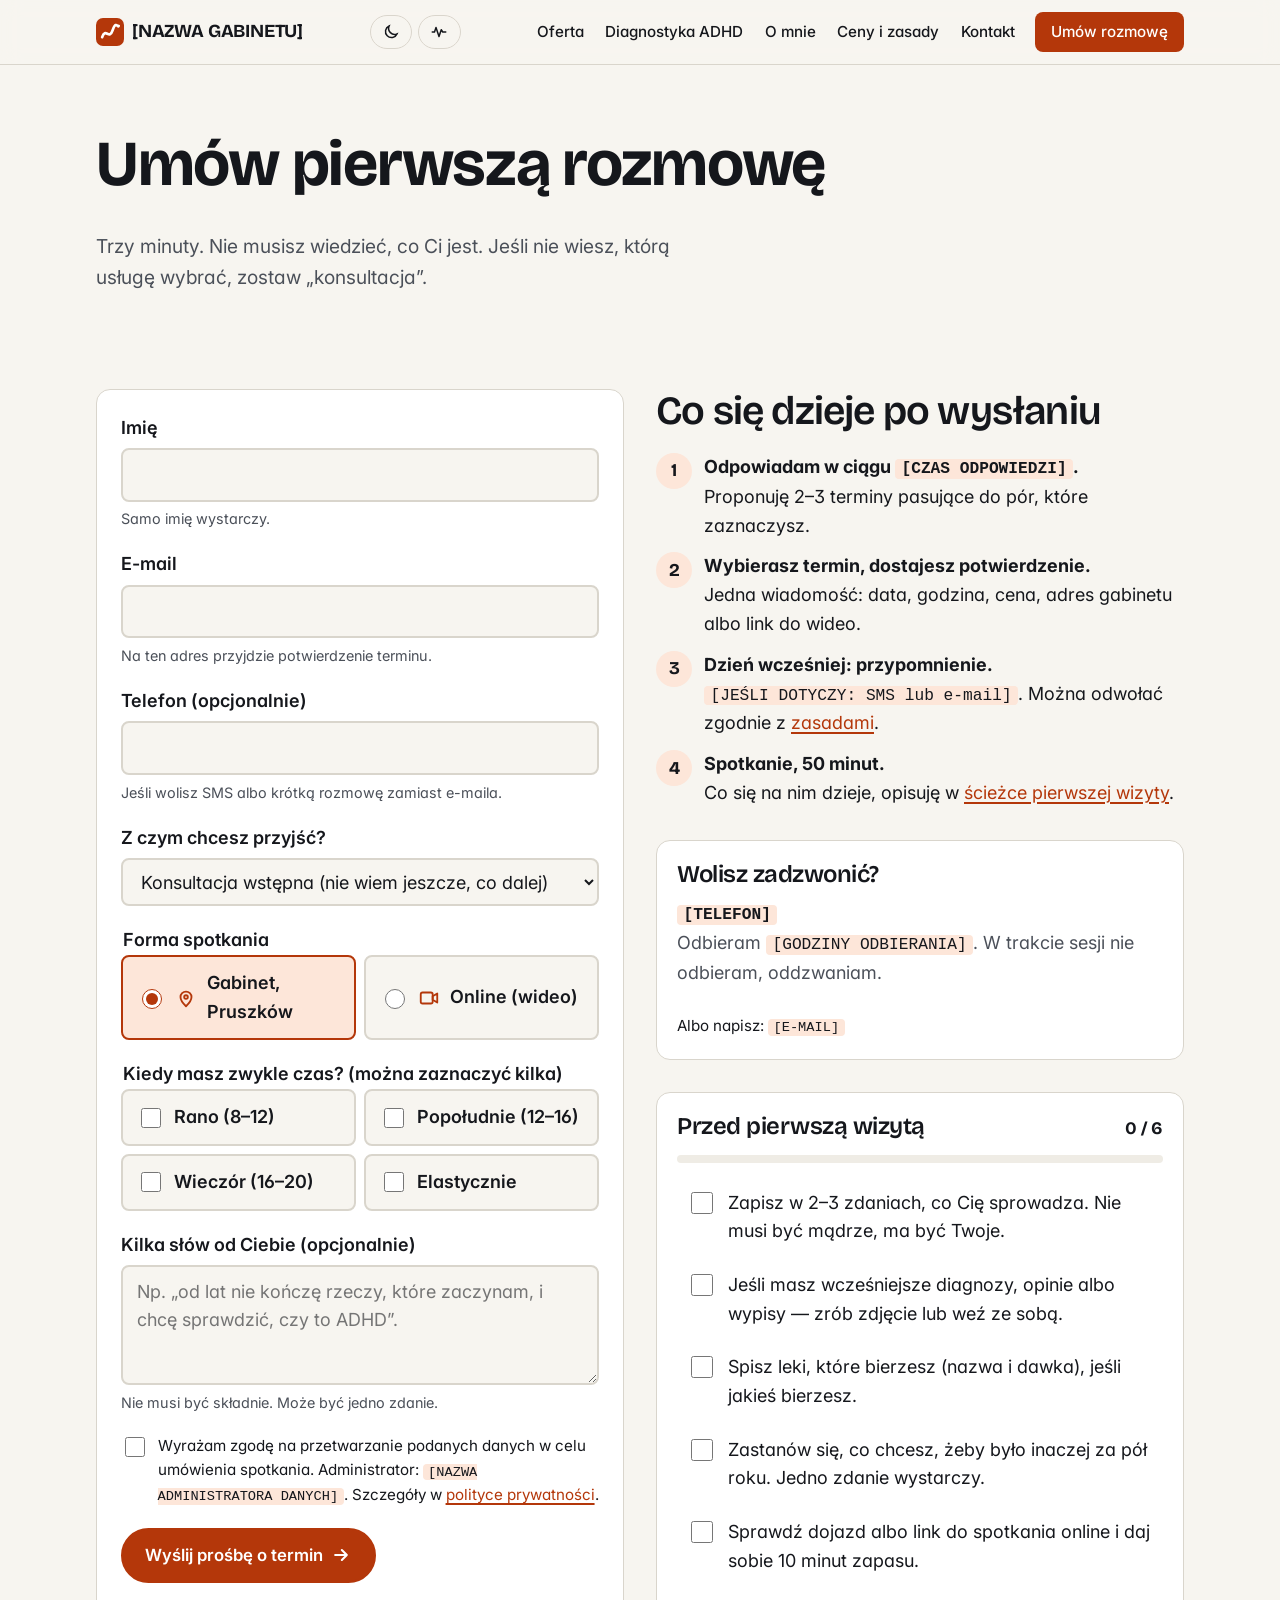
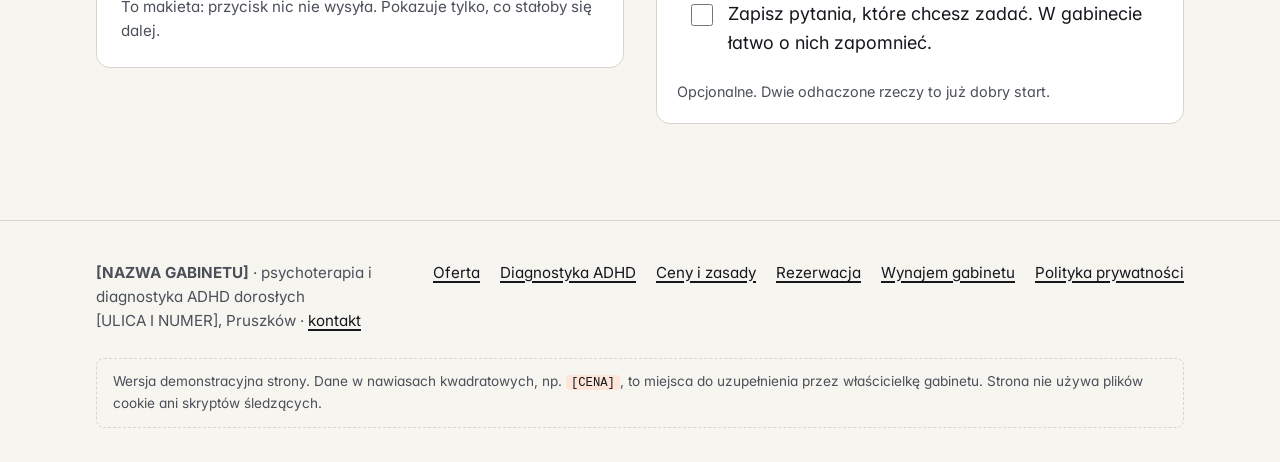
<file: rezerwacja.html>
<!DOCTYPE html>
<html lang="pl" class="no-js">
<head>
  <meta charset="utf-8">
  <meta name="viewport" content="width=device-width, initial-scale=1">
  <title>Rezerwacja: umów pierwszą rozmowę · [NAZWA GABINETU]</title>
  <meta name="description" content="Formularz rezerwacji pierwszego spotkania: wybór usługi, formy (gabinet lub wideo) i pory. Co dzieje się po wysłaniu.">
  <meta name="robots" content="noindex, nofollow">
  <meta name="color-scheme" content="light dark">
  <meta name="theme-color" content="#f7f5f0" media="(prefers-color-scheme: light)">
  <meta name="theme-color" content="#101216" media="(prefers-color-scheme: dark)">
  <link rel="icon" href="data:image/svg+xml,%3Csvg xmlns='http://www.w3.org/2000/svg' viewBox='0 0 32 32'%3E%3Crect width='32' height='32' rx='8' fill='%23b4370a'/%3E%3Cpath d='M7 22 C 11 10, 15 26, 19 14 S 25 12, 26 9' stroke='%23fff' stroke-width='3' fill='none' stroke-linecap='round'/%3E%3C/svg%3E">
  <link rel="preconnect" href="https://fonts.googleapis.com">
  <link rel="preconnect" href="https://fonts.gstatic.com" crossorigin>
  <link rel="stylesheet" href="https://fonts.googleapis.com/css2?family=Bricolage+Grotesque:opsz,wght@12..96,500;12..96,600;12..96,700&amp;family=Inter:wght@400;500;600&amp;display=swap">
  <link rel="stylesheet" href="styles.css">
  <script>
    (function () {
      try {
        var t = localStorage.getItem("demo-theme");
        if (t === "dark" || t === "light") document.documentElement.setAttribute("data-theme", t);
        var m = localStorage.getItem("demo-motion");
        if (m === "reduced" || m === "full") document.documentElement.setAttribute("data-motion", m);
      } catch (e) {}
    })();
  </script>
</head>
<body>
  <a class="skip-link" href="#main">Przejdź do treści</a>
  <header class="site-header">
    <div class="container">
      <a class="brand" href="index.html"><svg aria-hidden="true" viewBox="0 0 32 32"><rect width="32" height="32" rx="8" fill="var(--accent)"/><path d="M7 22 C 11 10, 15 26, 19 14 S 25 12, 26 9" stroke="var(--accent-ink)" stroke-width="3" fill="none" stroke-linecap="round"/></svg><span>[NAZWA GABINETU]</span></a>
      <div class="header-tools">
        <button class="tool-btn" type="button" data-theme-toggle aria-pressed="false" aria-label="Przełącz tryb ciemny">
          <svg aria-hidden="true" viewBox="0 0 24 24" fill="none" stroke="currentColor" stroke-width="2" stroke-linecap="round"><path d="M20 14.5A8 8 0 0 1 9.5 4a8 8 0 1 0 10.5 10.5z"/></svg>
          <span class="label">Tryb ciemny</span>
        </button>
        <button class="tool-btn" type="button" data-motion-toggle aria-pressed="false" aria-label="Ogranicz ruch i animacje">
          <svg aria-hidden="true" viewBox="0 0 24 24" fill="none" stroke="currentColor" stroke-width="2" stroke-linecap="round" stroke-linejoin="round"><path d="M3 12h3l2-6 4 12 3-9 2 3h4"/></svg>
          <span class="label">Mniej ruchu</span>
        </button>
        <button class="nav-toggle" type="button" aria-expanded="false" aria-controls="site-nav">
          <svg aria-hidden="true" viewBox="0 0 24 24" fill="none" stroke="currentColor" stroke-width="2" stroke-linecap="round"><path d="M4 7h16M4 12h16M4 17h16"/></svg>
          <span>Menu</span>
        </button>
      </div>
      <nav class="site-nav" id="site-nav" aria-label="Nawigacja główna" data-open="false">
        <ul>
          <li class="nav-home"><a href="index.html">Start</a></li>
          <li><a href="oferta.html">Oferta</a></li>
          <li><a href="diagnostyka-adhd.html">Diagnostyka ADHD</a></li>
          <li><a href="o-mnie.html">O mnie</a></li>
          <li><a href="informacje-praktyczne.html">Ceny i zasady</a></li>
          <li><a href="kontakt.html">Kontakt</a></li>
          <li class="nav-cta"><a href="rezerwacja.html">Umów rozmowę</a></li>
        </ul>
      </nav>
    </div>
  </header>

  <main id="main">
    <div class="container page-head">
      <h1>Umów pierwszą rozmowę</h1>
      <p class="lead">Trzy minuty. Nie musisz wiedzieć, co Ci jest. Jeśli nie wiesz, którą usługę wybrać, zostaw „konsultacja”.</p>
    </div>

    <section class="section" data-reading>
      <div class="container">
        <div class="grid grid-2" style="align-items:start;gap:2rem">
          <div>
            <form class="form" data-booking-form novalidate>
              <div class="field">
                <label for="imie">Imię</label>
                <input id="imie" name="imie" type="text" autocomplete="given-name" required>
                <span class="help">Samo imię wystarczy.</span>
              </div>
              <div class="field">
                <label for="email">E-mail</label>
                <input id="email" name="email" type="email" autocomplete="email" required>
                <span class="help">Na ten adres przyjdzie potwierdzenie terminu.</span>
              </div>
              <div class="field">
                <label for="telefon">Telefon (opcjonalnie)</label>
                <input id="telefon" name="telefon" type="tel" autocomplete="tel">
                <span class="help">Jeśli wolisz SMS albo krótką rozmowę zamiast e-maila.</span>
              </div>
              <div class="field">
                <label for="usluga">Z czym chcesz przyjść?</label>
                <select id="usluga" name="usluga" required>
                  <option value="konsultacja">Konsultacja wstępna (nie wiem jeszcze, co dalej)</option>
                  <option value="psychoterapia">Psychoterapia indywidualna</option>
                  <option value="adhd">Diagnostyka ADHD u dorosłych</option>
                  <option value="rodzicielska">Konsultacja rodzicielska</option>
                </select>
              </div>
              <fieldset class="field">
                <legend>Forma spotkania</legend>
                <div class="choices row">
                  <label class="choice"><input type="radio" name="forma" value="w gabinecie" checked> <svg aria-hidden="true" viewBox="0 0 24 24" fill="none" stroke="currentColor" stroke-width="2" stroke-linecap="round" stroke-linejoin="round"><path d="M12 21s-6-5.5-6-10a6 6 0 0 1 12 0c0 4.5-6 10-6 10z"/><circle cx="12" cy="11" r="2"/></svg> Gabinet, Pruszków</label>
                  <label class="choice"><input type="radio" name="forma" value="online (wideo)"> <svg aria-hidden="true" viewBox="0 0 24 24" fill="none" stroke="currentColor" stroke-width="2" stroke-linecap="round" stroke-linejoin="round"><rect x="3" y="6" width="13" height="12" rx="2"/><path d="M16 10l5-3v10l-5-3z"/></svg> Online (wideo)</label>
                </div>
              </fieldset>
              <fieldset class="field">
                <legend>Kiedy masz zwykle czas? (można zaznaczyć kilka)</legend>
                <div class="choices row">
                  <label class="choice"><input type="checkbox" name="pora-rano" value="rano"> Rano (8–12)</label>
                  <label class="choice"><input type="checkbox" name="pora-popoludnie" value="popoludnie"> Popołudnie (12–16)</label>
                  <label class="choice"><input type="checkbox" name="pora-wieczor" value="wieczor"> Wieczór (16–20)</label>
                  <label class="choice"><input type="checkbox" name="pora-elastycznie" value="elastycznie"> Elastycznie</label>
                </div>
              </fieldset>
              <div class="field">
                <label for="wiadomosc">Kilka słów od Ciebie (opcjonalnie)</label>
                <textarea id="wiadomosc" name="wiadomosc" placeholder="Np. „od lat nie kończę rzeczy, które zaczynam, i chcę sprawdzić, czy to ADHD”."></textarea>
                <span class="help">Nie musi być składnie. Może być jedno zdanie.</span>
              </div>
              <label class="consent">
                <input type="checkbox" name="zgoda" required>
                <span>Wyrażam zgodę na przetwarzanie podanych danych w celu umówienia spotkania. Administrator: <span class="placeholder">[NAZWA ADMINISTRATORA DANYCH]</span>. Szczegóły w <a href="polityka-prywatnosci.html">polityce prywatności</a>.</span>
              </label>
              <div>
                <button class="btn btn-primary" type="submit">Wyślij prośbę o termin <svg aria-hidden="true" viewBox="0 0 24 24" fill="none" stroke="currentColor" stroke-width="2.5" stroke-linecap="round" stroke-linejoin="round"><path d="M5 12h14M13 6l6 6-6 6"/></svg></button>
                <p class="small muted" style="margin-top:0.75rem">To makieta: przycisk nic nie wysyła. Pokazuje tylko, co stałoby się dalej.</p>
              </div>
            </form>
            <div class="form-status" data-form-status data-show="false" role="status" aria-live="polite" style="margin-top:1rem">
              <h3>Dziękuję. Tak wyglądałby następny krok.</h3>
              <p data-form-summary></p>
              <p>W wersji produkcyjnej ta wiadomość trafiłaby na <span class="placeholder">[E-MAIL]</span>, a Ty od razu dostajesz automatyczne potwierdzenie odbioru. Odpowiedź z propozycją terminu w ciągu <span class="placeholder">[CZAS ODPOWIEDZI]</span>.</p>
              <p class="small muted">Formularz demonstracyjny: nic nie zostało wysłane ani zapisane.</p>
            </div>
          </div>

          <div>
            <h2>Co się dzieje po wysłaniu</h2>
            <ol class="what-next">
              <li><div><strong>Odpowiadam w ciągu <span class="placeholder">[CZAS ODPOWIEDZI]</span>.</strong><br>Proponuję 2–3 terminy pasujące do pór, które zaznaczysz.</div></li>
              <li><div><strong>Wybierasz termin, dostajesz potwierdzenie.</strong><br>Jedna wiadomość: data, godzina, cena, adres gabinetu albo link do wideo.</div></li>
              <li><div><strong>Dzień wcześniej: przypomnienie.</strong><br><span class="placeholder">[JEŚLI DOTYCZY: SMS lub e-mail]</span>. Można odwołać zgodnie z <a href="informacje-praktyczne.html">zasadami</a>.</div></li>
              <li><div><strong>Spotkanie, 50 minut.</strong><br>Co się na nim dzieje, opisuję w <a href="index.html#sciezka">ścieżce pierwszej wizyty</a>.</div></li>
            </ol>

            <div class="card" style="margin-top:2rem">
              <h3>Wolisz zadzwonić?</h3>
              <p><strong><span class="placeholder">[TELEFON]</span></strong><br><span class="muted">Odbieram <span class="placeholder">[GODZINY ODBIERANIA]</span>. W trakcie sesji nie odbieram, oddzwaniam.</span></p>
              <p class="small">Albo napisz: <span class="placeholder">[E-MAIL]</span></p>
            </div>

            <div style="margin-top:2rem">
        <div class="checklist" data-checklist>
          <div class="checklist-head">
            <h3 id="cl-booking">Przed pierwszą wizytą</h3>
            <span class="checklist-progress" aria-live="polite"><span class="visually-hidden">Odhaczone: </span><span data-checklist-progress>0 / 6</span></span>
          </div>
          <div class="checklist-bar" aria-hidden="true"><span data-checklist-bar></span></div>
          <ul aria-labelledby="cl-booking">
            <li><label><input type="checkbox"><span>Zapisz w 2–3 zdaniach, co Cię sprowadza. Nie musi być mądrze, ma być Twoje.</span></label></li>
            <li><label><input type="checkbox"><span>Jeśli masz wcześniejsze diagnozy, opinie albo wypisy — zrób zdjęcie lub weź ze sobą.</span></label></li>
            <li><label><input type="checkbox"><span>Spisz leki, które bierzesz (nazwa i dawka), jeśli jakieś bierzesz.</span></label></li>
            <li><label><input type="checkbox"><span>Zastanów się, co chcesz, żeby było inaczej za pół roku. Jedno zdanie wystarczy.</span></label></li>
            <li><label><input type="checkbox"><span>Sprawdź dojazd albo link do spotkania online i daj sobie 10 minut zapasu.</span></label></li>
            <li><label><input type="checkbox"><span>Zapisz pytania, które chcesz zadać. W gabinecie łatwo o nich zapomnieć.</span></label></li>
          </ul>
          <p class="note">Opcjonalne. Dwie odhaczone rzeczy to już dobry start.</p>
        </div>

            </div>
          </div>
        </div>
      </div>
    </section>
  </main>
  <footer class="site-footer">
    <div class="container">
      <div>
        <strong>[NAZWA GABINETU]</strong> · psychoterapia i diagnostyka ADHD dorosłych<br>
        [ULICA I NUMER], Pruszków · <a href="kontakt.html">kontakt</a>
      </div>
      <ul>
        <li><a href="oferta.html">Oferta</a></li>
        <li><a href="diagnostyka-adhd.html">Diagnostyka ADHD</a></li>
        <li><a href="informacje-praktyczne.html">Ceny i zasady</a></li>
        <li><a href="rezerwacja.html">Rezerwacja</a></li>
        <li><a href="wynajem-gabinetu.html">Wynajem gabinetu</a></li>
        <li><a href="polityka-prywatnosci.html">Polityka prywatności</a></li>
      </ul>
      <p class="footer-demo">Wersja demonstracyjna strony. Dane w nawiasach kwadratowych, np. <span class="placeholder">[CENA]</span>, to miejsca do uzupełnienia przez właścicielkę gabinetu. Strona nie używa plików cookie ani skryptów śledzących.</p>
    </div>
  </footer>
  <script src="script.js"></script>
</body>
</html>
</file>
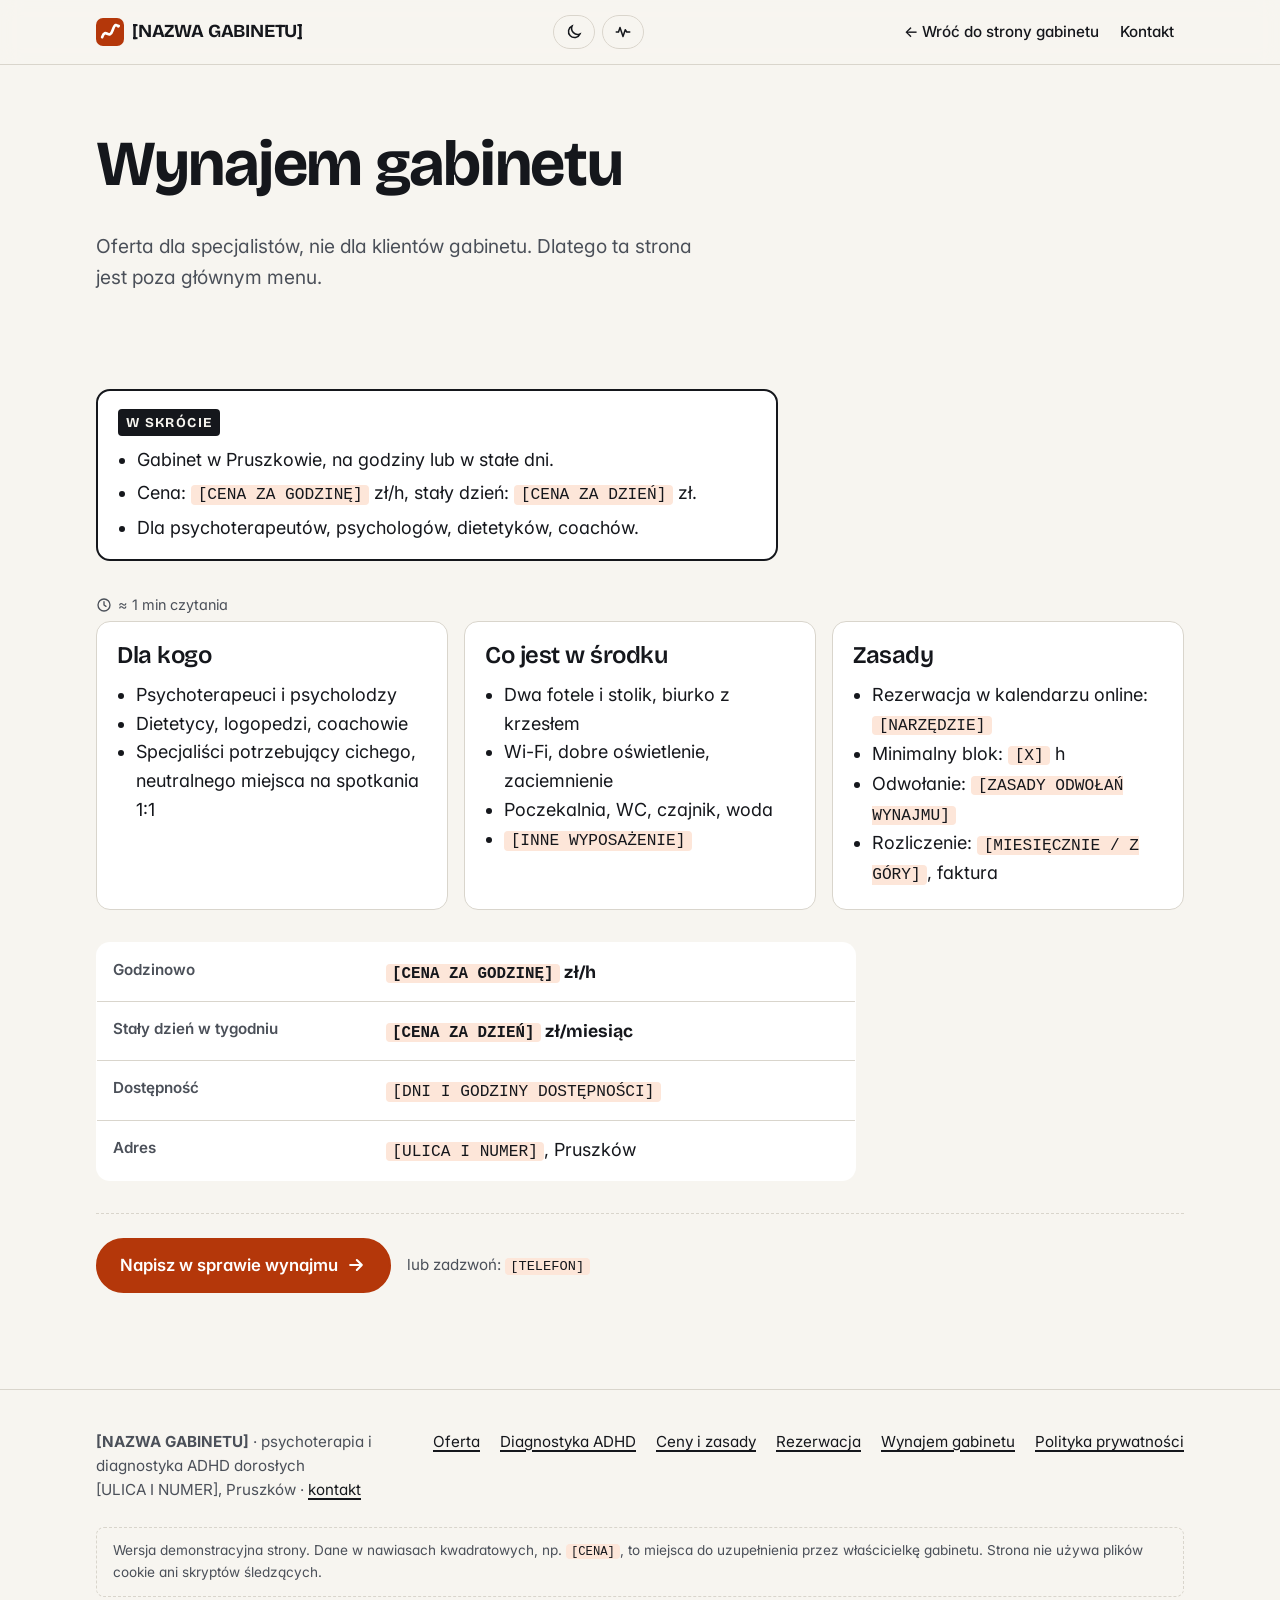
<file: wynajem-gabinetu.html>
<!DOCTYPE html>
<html lang="pl" class="no-js">
<head>
  <meta charset="utf-8">
  <meta name="viewport" content="width=device-width, initial-scale=1">
  <title>Wynajem gabinetu dla specjalistów · [NAZWA GABINETU]</title>
  <meta name="description" content="Gabinet do wynajęcia na godziny lub stałe dni dla psychoterapeutów, psychologów i innych specjalistów. Wyposażenie, zasady, cennik.">
  <meta name="robots" content="noindex, nofollow">
  <meta name="color-scheme" content="light dark">
  <meta name="theme-color" content="#f7f5f0" media="(prefers-color-scheme: light)">
  <meta name="theme-color" content="#101216" media="(prefers-color-scheme: dark)">
  <link rel="icon" href="data:image/svg+xml,%3Csvg xmlns='http://www.w3.org/2000/svg' viewBox='0 0 32 32'%3E%3Crect width='32' height='32' rx='8' fill='%23b4370a'/%3E%3Cpath d='M7 22 C 11 10, 15 26, 19 14 S 25 12, 26 9' stroke='%23fff' stroke-width='3' fill='none' stroke-linecap='round'/%3E%3C/svg%3E">
  <link rel="preconnect" href="https://fonts.googleapis.com">
  <link rel="preconnect" href="https://fonts.gstatic.com" crossorigin>
  <link rel="stylesheet" href="https://fonts.googleapis.com/css2?family=Bricolage+Grotesque:opsz,wght@12..96,500;12..96,600;12..96,700&amp;family=Inter:wght@400;500;600&amp;display=swap">
  <link rel="stylesheet" href="styles.css">
  <script>
    (function () {
      try {
        var t = localStorage.getItem("demo-theme");
        if (t === "dark" || t === "light") document.documentElement.setAttribute("data-theme", t);
        var m = localStorage.getItem("demo-motion");
        if (m === "reduced" || m === "full") document.documentElement.setAttribute("data-motion", m);
      } catch (e) {}
    })();
  </script>
</head>
<body>
  <a class="skip-link" href="#main">Przejdź do treści</a>
  <header class="site-header">
    <div class="container">
      <a class="brand" href="index.html"><svg aria-hidden="true" viewBox="0 0 32 32"><rect width="32" height="32" rx="8" fill="var(--accent)"/><path d="M7 22 C 11 10, 15 26, 19 14 S 25 12, 26 9" stroke="var(--accent-ink)" stroke-width="3" fill="none" stroke-linecap="round"/></svg><span>[NAZWA GABINETU]</span></a>
      <div class="header-tools">
        <button class="tool-btn" type="button" data-theme-toggle aria-pressed="false" aria-label="Przełącz tryb ciemny">
          <svg aria-hidden="true" viewBox="0 0 24 24" fill="none" stroke="currentColor" stroke-width="2" stroke-linecap="round"><path d="M20 14.5A8 8 0 0 1 9.5 4a8 8 0 1 0 10.5 10.5z"/></svg>
          <span class="label">Tryb ciemny</span>
        </button>
        <button class="tool-btn" type="button" data-motion-toggle aria-pressed="false" aria-label="Ogranicz ruch i animacje">
          <svg aria-hidden="true" viewBox="0 0 24 24" fill="none" stroke="currentColor" stroke-width="2" stroke-linecap="round" stroke-linejoin="round"><path d="M3 12h3l2-6 4 12 3-9 2 3h4"/></svg>
          <span class="label">Mniej ruchu</span>
        </button>
        <button class="nav-toggle" type="button" aria-expanded="false" aria-controls="site-nav">
          <svg aria-hidden="true" viewBox="0 0 24 24" fill="none" stroke="currentColor" stroke-width="2" stroke-linecap="round"><path d="M4 7h16M4 12h16M4 17h16"/></svg>
          <span>Menu</span>
        </button>
      </div>
      <nav class="site-nav minimal-nav" id="site-nav" aria-label="Nawigacja" data-open="false">
        <ul>
          <li><a href="index.html">← Wróć do strony gabinetu</a></li>
          <li><a href="kontakt.html">Kontakt</a></li>
        </ul>
      </nav>
    </div>
  </header>

  <main id="main">
    <div class="container page-head">
      <h1>Wynajem gabinetu</h1>
      <p class="lead">Oferta dla specjalistów, nie dla klientów gabinetu. Dlatego ta strona jest poza głównym menu.</p>
    </div>

    <section class="section" data-reading>
      <div class="container">
        <div class="tldr">
          <span class="tldr-label">W skrócie</span>
          <ul>
              <li>Gabinet w Pruszkowie, na godziny lub w stałe dni.</li>
              <li>Cena: <span class="placeholder">[CENA ZA GODZINĘ]</span> zł/h, stały dzień: <span class="placeholder">[CENA ZA DZIEŃ]</span> zł.</li>
              <li>Dla psychoterapeutów, psychologów, dietetyków, coachów.</li>
          </ul>
        </div>

        <span class="reading-time"><svg aria-hidden="true" viewBox="0 0 24 24" fill="none" stroke="currentColor" stroke-width="2" stroke-linecap="round" stroke-linejoin="round"><circle cx="12" cy="12" r="9"/><path d="M12 7v5l3 2"/></svg><span class="visually-hidden">Czas czytania: </span><span data-reading-time></span></span>
        <div class="grid grid-3">
          <article class="card">
            <h3>Dla kogo</h3>
            <ul style="padding-left:1.2rem;margin:0">
              <li>Psychoterapeuci i psycholodzy</li>
              <li>Dietetycy, logopedzi, coachowie</li>
              <li>Specjaliści potrzebujący cichego, neutralnego miejsca na spotkania 1:1</li>
            </ul>
          </article>
          <article class="card">
            <h3>Co jest w środku</h3>
            <ul style="padding-left:1.2rem;margin:0">
              <li>Dwa fotele i stolik, biurko z krzesłem</li>
              <li>Wi-Fi, dobre oświetlenie, zaciemnienie</li>
              <li>Poczekalnia, WC, czajnik, woda</li>
              <li><span class="placeholder">[INNE WYPOSAŻENIE]</span></li>
            </ul>
          </article>
          <article class="card">
            <h3>Zasady</h3>
            <ul style="padding-left:1.2rem;margin:0">
              <li>Rezerwacja w kalendarzu online: <span class="placeholder">[NARZĘDZIE]</span></li>
              <li>Minimalny blok: <span class="placeholder">[X]</span> h</li>
              <li>Odwołanie: <span class="placeholder">[ZASADY ODWOŁAŃ WYNAJMU]</span></li>
              <li>Rozliczenie: <span class="placeholder">[MIESIĘCZNIE / Z GÓRY]</span>, faktura</li>
            </ul>
          </article>
        </div>

        <table class="info-table" style="margin-top:2rem">
          <tbody>
            <tr><th scope="row">Godzinowo</th><td><strong><span class="placeholder">[CENA ZA GODZINĘ]</span> zł/h</strong></td></tr>
            <tr><th scope="row">Stały dzień w tygodniu</th><td><strong><span class="placeholder">[CENA ZA DZIEŃ]</span> zł/miesiąc</strong></td></tr>
            <tr><th scope="row">Dostępność</th><td><span class="placeholder">[DNI I GODZINY DOSTĘPNOŚCI]</span></td></tr>
            <tr><th scope="row">Adres</th><td><span class="placeholder">[ULICA I NUMER]</span>, Pruszków</td></tr>
          </tbody>
        </table>

        <div class="one-action">
          <a class="btn btn-primary" href="mailto:[E-MAIL]?subject=Wynajem%20gabinetu">Napisz w sprawie wynajmu <svg aria-hidden="true" viewBox="0 0 24 24" fill="none" stroke="currentColor" stroke-width="2.5" stroke-linecap="round" stroke-linejoin="round"><path d="M5 12h14M13 6l6 6-6 6"/></svg></a>
          <span class="hint">lub zadzwoń: <span class="placeholder">[TELEFON]</span></span>
        </div>
      </div>
    </section>
  </main>
  <footer class="site-footer">
    <div class="container">
      <div>
        <strong>[NAZWA GABINETU]</strong> · psychoterapia i diagnostyka ADHD dorosłych<br>
        [ULICA I NUMER], Pruszków · <a href="kontakt.html">kontakt</a>
      </div>
      <ul>
        <li><a href="oferta.html">Oferta</a></li>
        <li><a href="diagnostyka-adhd.html">Diagnostyka ADHD</a></li>
        <li><a href="informacje-praktyczne.html">Ceny i zasady</a></li>
        <li><a href="rezerwacja.html">Rezerwacja</a></li>
        <li><a href="wynajem-gabinetu.html">Wynajem gabinetu</a></li>
        <li><a href="polityka-prywatnosci.html">Polityka prywatności</a></li>
      </ul>
      <p class="footer-demo">Wersja demonstracyjna strony. Dane w nawiasach kwadratowych, np. <span class="placeholder">[CENA]</span>, to miejsca do uzupełnienia przez właścicielkę gabinetu. Strona nie używa plików cookie ani skryptów śledzących.</p>
    </div>
  </footer>
  <script src="script.js"></script>
</body>
</html>
</file>
<file: styles.css>
/* =====================================================================
   [NAZWA GABINETU] — demo strony gabinetu psychoterapii
   Statyczny CSS, bez preprocesora. Zmienne na :root, tryb jasny/ciemny,
   przełącznik ograniczonego ruchu, mobile-first.
   ===================================================================== */

:root {
  --bg: #f7f5f0;
  --surface: #ffffff;
  --surface-2: #efece5;
  --ink: #15171c;
  --muted: #4b5059;
  --line: #d9d5cc;
  --accent: #b4370a;
  --accent-soft: #fde6d9;
  --accent-ink: #ffffff;
  --teal: #0e6b64;
  --teal-soft: #d9f0ec;
  --focus: #1d4ed8;
  --shadow: 0 1px 2px rgba(21, 23, 28, 0.06), 0 8px 24px rgba(21, 23, 28, 0.06);

  --font-head: "Bricolage Grotesque", "Segoe UI", system-ui, sans-serif;
  --font-body: "Inter", "Segoe UI", system-ui, sans-serif;

  --radius: 14px;
  --radius-sm: 8px;
  --max: 1120px;
  --prose: 62ch;
  --gutter: 16px;

  --dur: 0.35s;
  --ease: cubic-bezier(0.2, 0.7, 0.2, 1);

  color-scheme: light;
}

@media (prefers-color-scheme: dark) {
  :root:not([data-theme="light"]) {
    --bg: #101216;
    --surface: #181b21;
    --surface-2: #1f232a;
    --ink: #eceae4;
    --muted: #aab0bb;
    --line: #2d323b;
    --accent: #ff9466;
    --accent-soft: #3a2418;
    --accent-ink: #101216;
    --teal: #6fd9cc;
    --teal-soft: #11302d;
    --focus: #8ab4ff;
    --shadow: 0 1px 2px rgba(0, 0, 0, 0.4), 0 8px 24px rgba(0, 0, 0, 0.35);
    color-scheme: dark;
  }
}

:root[data-theme="dark"] {
  --bg: #101216;
  --surface: #181b21;
  --surface-2: #1f232a;
  --ink: #eceae4;
  --muted: #aab0bb;
  --line: #2d323b;
  --accent: #ff9466;
  --accent-soft: #3a2418;
  --accent-ink: #101216;
  --teal: #6fd9cc;
  --teal-soft: #11302d;
  --focus: #8ab4ff;
  --shadow: 0 1px 2px rgba(0, 0, 0, 0.4), 0 8px 24px rgba(0, 0, 0, 0.35);
  color-scheme: dark;
}

/* ---------- Ruch ---------- */
@media (prefers-reduced-motion: reduce) {
  :root:not([data-motion="full"]) {
    --dur: 0s;
  }
  :root:not([data-motion="full"]) *,
  :root:not([data-motion="full"]) *::before,
  :root:not([data-motion="full"]) *::after {
    animation: none !important;
    transition: none !important;
    scroll-behavior: auto !important;
  }
}
:root[data-motion="reduced"] {
  --dur: 0s;
}
:root[data-motion="reduced"] *,
:root[data-motion="reduced"] *::before,
:root[data-motion="reduced"] *::after {
  animation: none !important;
  transition: none !important;
  scroll-behavior: auto !important;
}

/* ---------- Reset / baza ---------- */
*,
*::before,
*::after {
  box-sizing: border-box;
}

html {
  scroll-behavior: smooth;
  -webkit-text-size-adjust: 100%;
}

body {
  margin: 0;
  background: var(--bg);
  color: var(--ink);
  font-family: var(--font-body);
  font-size: 1.125rem;
  line-height: 1.6;
  font-feature-settings: "cv11", "ss01";
  overflow-x: hidden;
}

h1,
h2,
h3,
h4 {
  font-family: var(--font-head);
  line-height: 1.1;
  letter-spacing: -0.02em;
  margin: 0 0 0.5em;
  text-wrap: balance;
}

h1 {
  font-size: clamp(2.2rem, 6vw, 4rem);
  font-weight: 700;
}
h2 {
  font-size: clamp(1.7rem, 4vw, 2.5rem);
  font-weight: 600;
}
h3 {
  font-size: clamp(1.25rem, 2.5vw, 1.5rem);
  font-weight: 600;
}
h4 {
  font-size: 1.1rem;
  font-weight: 600;
}

p,
ul,
ol {
  margin: 0 0 1em;
}
p:last-child,
ul:last-child,
ol:last-child {
  margin-bottom: 0;
}

a {
  color: var(--accent);
  text-decoration-thickness: 2px;
  text-underline-offset: 3px;
}
a:hover {
  text-decoration-thickness: 3px;
}

:focus-visible {
  outline: 3px solid var(--focus);
  outline-offset: 3px;
  border-radius: 4px;
}

button {
  font: inherit;
  color: inherit;
}

svg {
  display: block;
}

.visually-hidden {
  position: absolute !important;
  width: 1px;
  height: 1px;
  padding: 0;
  margin: -1px;
  overflow: hidden;
  clip: rect(0, 0, 0, 0);
  white-space: nowrap;
  border: 0;
}

.skip-link {
  position: absolute;
  top: -100px;
  left: var(--gutter);
  background: var(--ink);
  color: var(--bg);
  padding: 0.6rem 1rem;
  border-radius: var(--radius-sm);
  z-index: 100;
}
.skip-link:focus {
  top: var(--gutter);
}

.container {
  width: 100%;
  max-width: var(--max);
  margin-inline: auto;
  padding-inline: var(--gutter);
}

.prose {
  max-width: var(--prose);
}

.muted {
  color: var(--muted);
}

.small {
  font-size: 0.95rem;
}

/* ---------- Nagłówek ---------- */
.site-header {
  position: sticky;
  top: 0;
  z-index: 50;
  background: color-mix(in srgb, var(--bg) 88%, transparent);
  backdrop-filter: blur(10px);
  border-bottom: 1px solid var(--line);
}

.site-header .container {
  display: flex;
  flex-wrap: wrap;
  align-items: center;
  justify-content: space-between;
  gap: 0.5rem 1rem;
  min-height: 64px;
  padding-block: 0.5rem;
}

.brand {
  white-space: nowrap;
  font-family: var(--font-head);
  font-weight: 700;
  font-size: 1.15rem;
  letter-spacing: -0.01em;
  color: var(--ink);
  text-decoration: none;
  display: inline-flex;
  align-items: center;
  gap: 0.5rem;
}
.brand svg {
  width: 28px;
  height: 28px;
  flex-shrink: 0;
}
.brand span {
  min-width: 0;
  overflow-wrap: anywhere;
}

.nav-toggle {
  display: inline-flex;
  align-items: center;
  gap: 0.5rem;
  background: transparent;
  border: 1px solid var(--line);
  border-radius: var(--radius-sm);
  padding: 0.5rem 0.75rem;
  cursor: pointer;
}
.nav-toggle svg {
  width: 22px;
  height: 22px;
}

.site-nav {
  display: none;
  position: absolute;
  left: 0;
  right: 0;
  top: 100%;
  background: var(--surface);
  border-bottom: 1px solid var(--line);
  box-shadow: var(--shadow);
  padding: 0.75rem var(--gutter) 1rem;
}
.site-nav[data-open="true"] {
  display: block;
}
.site-nav ul {
  list-style: none;
  margin: 0;
  padding: 0;
  display: flex;
  flex-direction: column;
  gap: 0.25rem;
}
.site-nav a {
  display: block;
  padding: 0.65rem 0.75rem;
  border-radius: var(--radius-sm);
  color: var(--ink);
  text-decoration: none;
  font-weight: 500;
}
.site-nav a:hover {
  background: var(--surface-2);
}
.site-nav a[aria-current="page"] {
  background: var(--surface-2);
  box-shadow: inset 3px 0 0 var(--accent);
}
.site-nav .nav-cta a {
  background: var(--accent);
  color: var(--accent-ink);
  text-align: center;
  margin-top: 0.5rem;
}
.site-nav .nav-cta a:hover {
  filter: brightness(0.95);
}

.header-tools {
  display: flex;
  align-items: center;
  gap: 0.4rem;
}

.tool-btn {
  white-space: nowrap;
  display: inline-flex;
  align-items: center;
  gap: 0.4rem;
  background: transparent;
  border: 1px solid var(--line);
  border-radius: 999px;
  padding: 0.45rem 0.7rem;
  cursor: pointer;
  font-size: 0.9rem;
  line-height: 1;
  color: var(--ink);
}
.tool-btn svg {
  width: 18px;
  height: 18px;
}
.tool-btn[aria-pressed="true"] {
  background: var(--ink);
  color: var(--bg);
  border-color: var(--ink);
}
.tool-btn .label {
  display: none;
}

@media (min-width: 1000px) {
  .site-header .container {
    flex-wrap: nowrap;
  }
  .nav-toggle {
    display: none;
  }
  .site-nav {
    display: block;
    min-width: 0;
    position: static;
    background: transparent;
    border: 0;
    box-shadow: none;
    padding: 0;
  }
  .site-nav ul {
    flex-direction: row;
    align-items: center;
    gap: 0.15rem;
  }
  .site-nav .nav-home {
    display: none;
  }
  .site-nav a {
    padding: 0.5rem 0.6rem;
    font-size: 0.95rem;
    white-space: nowrap;
  }
  .site-nav a[aria-current="page"] {
    box-shadow: inset 0 -3px 0 var(--accent);
    background: transparent;
  }
  .site-nav .nav-cta a {
    margin: 0 0 0 0.5rem;
    padding-inline: 1rem;
  }
}
@media (min-width: 1400px) {
  .tool-btn .label {
    display: inline;
  }
}

/* ---------- Sekcje ---------- */
.section {
  padding-block: clamp(3rem, 8vw, 6rem);
}
.section + .section {
  border-top: 1px solid var(--line);
}
.section-alt {
  background: var(--surface-2);
}

.section-head {
  display: flex;
  flex-direction: column;
  gap: 0.5rem;
  margin-bottom: 2rem;
}
.section-head .eyebrow {
  display: inline-flex;
  align-items: center;
  gap: 0.6rem;
  font-size: 0.85rem;
  text-transform: uppercase;
  letter-spacing: 0.12em;
  font-weight: 600;
  color: var(--muted);
}
.section-head .eyebrow::before {
  content: "";
  width: 24px;
  height: 3px;
  background: var(--accent);
  border-radius: 2px;
}
.reading-time {
  font-size: 0.9rem;
  color: var(--muted);
  display: inline-flex;
  align-items: center;
  gap: 0.35rem;
}
.reading-time svg {
  width: 16px;
  height: 16px;
}

/* TL;DR */
.tldr {
  border: 2px solid var(--ink);
  border-radius: var(--radius);
  padding: 1rem 1.25rem;
  margin-bottom: 2rem;
  background: var(--surface);
  max-width: var(--prose);
}
.tldr-label {
  font-family: var(--font-head);
  font-weight: 700;
  font-size: 0.85rem;
  letter-spacing: 0.1em;
  text-transform: uppercase;
  display: inline-block;
  background: var(--ink);
  color: var(--bg);
  padding: 0.15rem 0.5rem;
  border-radius: 4px;
  margin-bottom: 0.6rem;
}
.tldr ul {
  margin: 0;
  padding-left: 1.2rem;
}
.tldr li + li {
  margin-top: 0.3rem;
}

/* Przyciski */
.btn {
  display: inline-flex;
  align-items: center;
  justify-content: center;
  gap: 0.5rem;
  min-height: 48px;
  padding: 0.75rem 1.4rem;
  border-radius: 999px;
  border: 2px solid transparent;
  font-weight: 600;
  font-size: 1.05rem;
  text-decoration: none;
  cursor: pointer;
  transition: transform var(--dur) var(--ease), filter var(--dur) var(--ease),
    background var(--dur) var(--ease);
}
.btn svg {
  width: 20px;
  height: 20px;
}
.btn-primary {
  background: var(--accent);
  color: var(--accent-ink);
  border-color: var(--accent);
}
.btn-primary:hover {
  filter: brightness(0.93);
  transform: translateY(-1px);
}
.btn-secondary {
  background: transparent;
  color: var(--ink);
  border-color: var(--ink);
}
.btn-secondary:hover {
  background: var(--ink);
  color: var(--bg);
}
.btn-ghost {
  background: transparent;
  color: var(--accent);
  border-color: transparent;
  padding-inline: 0.5rem;
}

.actions {
  display: flex;
  flex-wrap: wrap;
  gap: 0.75rem;
  align-items: center;
}

/* Jedna akcja na ekran: sekcja kończy się jednym wyraźnym krokiem */
.one-action {
  margin-top: 2rem;
  padding-top: 1.5rem;
  border-top: 1px dashed var(--line);
  display: flex;
  flex-wrap: wrap;
  align-items: center;
  gap: 1rem;
}
.one-action .hint {
  color: var(--muted);
  font-size: 0.95rem;
}

/* ---------- Hero ---------- */
.hero {
  padding-block: clamp(2.5rem, 7vw, 5rem) clamp(2.5rem, 6vw, 4rem);
  display: grid;
  gap: 2rem;
}
.hero .lead {
  font-size: clamp(1.15rem, 2vw, 1.35rem);
  color: var(--muted);
  max-width: 40ch;
}
.hero-art {
  width: 100%;
  max-width: 520px;
  margin-inline: auto;
}
.hero-art svg {
  width: 100%;
  height: auto;
}
.hero .tldr {
  margin-top: 1.5rem;
  margin-bottom: 1.5rem;
}

@media (min-width: 900px) {
  .hero {
    grid-template-columns: 1.15fr 1fr;
    align-items: center;
  }
}

.path-line {
  stroke: var(--ink);
  stroke-width: 3;
  fill: none;
  stroke-linecap: round;
  stroke-linejoin: round;
}
.path-line.accent {
  stroke: var(--accent);
  stroke-width: 4;
}
.path-dot {
  fill: var(--accent);
}
.path-dot-ring {
  fill: var(--bg);
  stroke: var(--accent);
  stroke-width: 3;
}
.hero-art .draw {
  stroke-dasharray: 1400;
  stroke-dashoffset: 1400;
  animation: draw 2.2s var(--ease) 0.2s forwards;
}
@keyframes draw {
  to {
    stroke-dashoffset: 0;
  }
}

/* Pasek faktów */
.facts {
  display: grid;
  min-width: 0;
  gap: 0.75rem;
  grid-template-columns: repeat(2, 1fr);
  margin-top: 1rem;
}
.fact {
  min-width: 0;
  background: var(--surface);
  border: 1px solid var(--line);
  border-radius: var(--radius);
  padding: 0.9rem 1rem;
}
.fact strong {
  display: block;
  font-family: var(--font-head);
  font-size: 1.5rem;
  line-height: 1.1;
  letter-spacing: -0.02em;
}
.fact span {
  color: var(--muted);
  font-size: 0.9rem;
}
@media (min-width: 640px) {
  .facts {
    grid-template-columns: repeat(4, 1fr);
  }
}

/* ---------- Karty ---------- */
.grid {
  display: grid;
  gap: 1rem;
}
.grid > * {
  min-width: 0;
}
.grid-2 {
  grid-template-columns: 1fr;
}
.grid-3 {
  grid-template-columns: 1fr;
}
@media (min-width: 640px) {
  .grid-2 {
    grid-template-columns: repeat(2, 1fr);
  }
  .grid-3 {
    grid-template-columns: repeat(2, 1fr);
  }
}
@media (min-width: 960px) {
  .grid-3 {
    grid-template-columns: repeat(3, 1fr);
  }
}

.card {
  background: var(--surface);
  border: 1px solid var(--line);
  border-radius: var(--radius);
  padding: 1.25rem;
  display: flex;
  flex-direction: column;
  gap: 0.5rem;
}
.card h3 {
  margin-bottom: 0.25rem;
}
.card .tag {
  align-self: flex-start;
  font-size: 0.8rem;
  font-weight: 600;
  letter-spacing: 0.04em;
  padding: 0.2rem 0.6rem;
  border-radius: 999px;
  background: var(--accent-soft);
  color: var(--ink);
}
.card .tag.teal {
  background: var(--teal-soft);
}
.card .card-link {
  margin-top: auto;
  font-weight: 600;
}
.card-icon {
  width: 40px;
  height: 40px;
  color: var(--accent);
}

/* „Dla kogo" — sytuacje */
.situations {
  list-style: none;
  padding: 0;
  margin: 0;
  display: grid;
  gap: 0.75rem;
}
@media (min-width: 720px) {
  .situations {
    grid-template-columns: repeat(2, 1fr);
  }
}
.situation {
  display: grid;
  grid-template-columns: auto 1fr;
  gap: 0.9rem;
  align-items: start;
  background: var(--surface);
  border: 1px solid var(--line);
  border-radius: var(--radius);
  padding: 1rem 1.1rem;
}
.situation .quote {
  font-family: var(--font-head);
  font-size: 1.15rem;
  font-weight: 600;
  line-height: 1.3;
  letter-spacing: -0.01em;
}
.situation .leads {
  font-size: 0.9rem;
  color: var(--muted);
  margin-top: 0.35rem;
}
.situation .leads a {
  color: var(--accent);
}
.situation .mark {
  width: 36px;
  height: 36px;
  border-radius: 10px;
  background: var(--accent-soft);
  display: grid;
  place-items: center;
  color: var(--accent);
}
.situation .mark svg {
  width: 20px;
  height: 20px;
}

.not-for {
  margin-top: 2rem;
  border-left: 4px solid var(--teal);
  background: var(--teal-soft);
  border-radius: 0 var(--radius) var(--radius) 0;
  padding: 1rem 1.25rem;
  max-width: var(--prose);
}
.not-for h3 {
  font-size: 1.1rem;
}

/* ---------- Ścieżka (kroki) ---------- */
.steps {
  list-style: none;
  padding: 0;
  margin: 0;
  display: grid;
  gap: 0;
  position: relative;
  counter-reset: step;
}
.step {
  position: relative;
  display: grid;
  grid-template-columns: 56px 1fr;
  gap: 1rem;
  padding-block: 1.25rem;
}
.step + .step::before {
  content: "";
  position: absolute;
  left: 27px;
  top: -1.25rem;
  height: 1.25rem;
  width: 2px;
  background: var(--line);
}
.step-num {
  width: 56px;
  height: 56px;
  border-radius: 50%;
  display: grid;
  place-items: center;
  background: var(--ink);
  color: var(--bg);
  font-family: var(--font-head);
  font-weight: 700;
  font-size: 1.3rem;
  flex-shrink: 0;
}
.step.accent .step-num {
  background: var(--accent);
  color: var(--accent-ink);
}
.step-body {
  background: var(--surface);
  border: 1px solid var(--line);
  border-radius: var(--radius);
  padding: 1.1rem 1.25rem;
}
.step-meta {
  display: flex;
  flex-wrap: wrap;
  gap: 0.5rem 1rem;
  font-size: 0.9rem;
  color: var(--muted);
  margin-bottom: 0.5rem;
}
.step-meta span {
  display: inline-flex;
  align-items: center;
  gap: 0.35rem;
}
.step-meta svg {
  width: 16px;
  height: 16px;
}
.step-body h3 {
  margin-bottom: 0.4rem;
}
.step-body ul {
  padding-left: 1.2rem;
}

/* Podział 50 minut */
.session-bar {
  display: grid;
  grid-template-columns: 1fr 3fr 1fr;
  gap: 4px;
  margin-top: 1rem;
  font-size: 0.85rem;
}
.session-bar > div {
  min-width: 0;
  overflow-wrap: anywhere;
  padding: 0.5rem 0.6rem;
  border-radius: 6px;
  background: var(--surface-2);
  border: 1px solid var(--line);
}
.session-bar > div strong {
  display: block;
  font-family: var(--font-head);
}
.session-bar > div.mid {
  background: var(--accent-soft);
}

/* ---------- Checklista ---------- */
.checklist {
  background: var(--surface);
  border: 1px solid var(--line);
  border-radius: var(--radius);
  padding: 1.25rem;
  max-width: var(--prose);
}
.checklist-head {
  display: flex;
  align-items: baseline;
  justify-content: space-between;
  gap: 1rem;
  margin-bottom: 0.75rem;
}
.checklist-head h3 {
  margin: 0;
}
.checklist-progress {
  font-family: var(--font-head);
  font-weight: 700;
  font-size: 1.1rem;
  white-space: nowrap;
}
.checklist-bar {
  height: 8px;
  border-radius: 999px;
  background: var(--surface-2);
  overflow: hidden;
  margin-bottom: 1rem;
}
.checklist-bar > span {
  display: block;
  height: 100%;
  width: 0;
  background: var(--accent);
  transition: width var(--dur) var(--ease);
}
.checklist ul {
  list-style: none;
  padding: 0;
  margin: 0;
  display: grid;
  gap: 0.35rem;
}
.checklist label {
  display: grid;
  grid-template-columns: auto 1fr;
  gap: 0.75rem;
  align-items: start;
  padding: 0.6rem 0.6rem;
  border-radius: var(--radius-sm);
  cursor: pointer;
}
.checklist label:hover {
  background: var(--surface-2);
}
.checklist input[type="checkbox"] {
  width: 22px;
  height: 22px;
  margin-top: 0.2rem;
  accent-color: var(--accent);
}
.checklist input:checked + span {
  text-decoration: line-through;
  color: var(--muted);
}
.checklist .note {
  font-size: 0.9rem;
  color: var(--muted);
  margin-top: 0.75rem;
}

/* ---------- Timeline diagnostyki ADHD ---------- */
.timeline {
  list-style: none;
  padding: 0;
  margin: 0;
  display: grid;
  gap: 1rem;
  position: relative;
}
.tl-item {
  display: grid;
  grid-template-columns: 1fr;
  gap: 0.75rem;
  position: relative;
}
.tl-marker {
  display: flex;
  align-items: center;
  gap: 0.75rem;
}
.tl-marker .dot {
  width: 20px;
  height: 20px;
  border-radius: 50%;
  background: var(--accent);
  border: 4px solid var(--bg);
  box-shadow: 0 0 0 2px var(--accent);
  flex-shrink: 0;
}
.tl-item.between .tl-marker .dot {
  background: var(--bg);
  box-shadow: 0 0 0 2px var(--line);
}
.tl-marker .when {
  font-family: var(--font-head);
  font-weight: 700;
  font-size: 1.1rem;
}
.tl-marker .dur {
  color: var(--muted);
  font-size: 0.9rem;
  margin-left: auto;
  white-space: nowrap;
}
.tl-card {
  background: var(--surface);
  border: 1px solid var(--line);
  border-radius: var(--radius);
  padding: 1.1rem 1.25rem;
}
.tl-item.between .tl-card {
  background: transparent;
  border-style: dashed;
}
.tl-card h3 {
  margin-bottom: 0.4rem;
}
.tl-card .what {
  display: grid;
  gap: 0.75rem;
  margin-top: 0.75rem;
}
.tl-card .what > div {
  background: var(--surface-2);
  border-radius: var(--radius-sm);
  padding: 0.75rem 0.9rem;
  font-size: 0.98rem;
}
.tl-card .what strong {
  display: block;
  font-size: 0.8rem;
  text-transform: uppercase;
  letter-spacing: 0.08em;
  color: var(--muted);
  margin-bottom: 0.2rem;
}
@media (min-width: 720px) {
  .timeline {
    padding-left: 0;
  }
  .tl-item {
    grid-template-columns: 220px 1fr;
    gap: 1.5rem;
  }
  .tl-item::before {
    content: "";
    position: absolute;
    left: 8px;
    top: 28px;
    bottom: -1.5rem;
    width: 2px;
    background: var(--line);
  }
  .tl-item:last-child::before {
    display: none;
  }
  .tl-marker {
    flex-direction: column;
    align-items: flex-start;
    gap: 0.25rem;
    position: sticky;
    top: 84px;
    align-self: start;
    padding-left: 32px;
  }
  .tl-marker .dot {
    position: absolute;
    left: 0;
    top: 2px;
  }
  .tl-marker .dur {
    margin-left: 0;
  }
  .tl-card .what {
    grid-template-columns: repeat(2, 1fr);
  }
}

.total-bar {
  display: grid;
  grid-template-columns: 3fr 1fr 4fr 1fr 3fr;
  gap: 4px;
  margin: 1.5rem 0 0.5rem;
}
.total-bar > div {
  padding: 0.5rem 0.4rem;
  border-radius: 6px;
  text-align: center;
  font-size: 0.85rem;
  font-weight: 600;
  background: var(--accent-soft);
  border: 1px solid var(--line);
  overflow: hidden;
  white-space: nowrap;
  text-overflow: ellipsis;
}
.total-bar > div.gap {
  background: transparent;
  border-style: dashed;
  color: var(--muted);
  font-weight: 400;
}

/* ---------- Quiz ---------- */
.quiz {
  background: var(--surface);
  border: 2px solid var(--ink);
  border-radius: var(--radius);
  padding: 1.5rem;
  max-width: 720px;
  box-shadow: var(--shadow);
}
.quiz-progress {
  display: flex;
  align-items: center;
  justify-content: space-between;
  gap: 1rem;
  margin-bottom: 1rem;
  font-size: 0.9rem;
  color: var(--muted);
}
.quiz-dots {
  display: flex;
  gap: 6px;
}
.quiz-dots span {
  width: 28px;
  height: 6px;
  border-radius: 999px;
  background: var(--line);
}
.quiz-dots span.done {
  background: var(--accent);
}
.quiz-q {
  display: none;
}
.quiz-q[data-active="true"] {
  display: block;
  animation: fadeUp var(--dur) var(--ease);
}
.quiz-q h3 {
  font-size: clamp(1.3rem, 3vw, 1.7rem);
  margin-bottom: 1rem;
}
.quiz-answers {
  display: grid;
  gap: 0.6rem;
}
.quiz-answer {
  text-align: left;
  background: var(--surface-2);
  border: 2px solid transparent;
  border-radius: var(--radius-sm);
  padding: 0.9rem 1rem;
  cursor: pointer;
  line-height: 1.4;
  font-size: 1.02rem;
  transition: border-color var(--dur) var(--ease), transform var(--dur) var(--ease);
}
.quiz-answer:hover {
  border-color: var(--accent);
  transform: translateX(2px);
}
.quiz-nav {
  display: flex;
  justify-content: space-between;
  align-items: center;
  margin-top: 1rem;
}
.quiz-result {
  display: none;
}
.quiz-result[data-active="true"] {
  display: block;
  animation: fadeUp var(--dur) var(--ease);
}
.quiz-result .result-tag {
  display: inline-block;
  font-size: 0.8rem;
  text-transform: uppercase;
  letter-spacing: 0.1em;
  font-weight: 700;
  color: var(--accent);
  margin-bottom: 0.4rem;
}
.quiz-result h3 {
  font-size: clamp(1.4rem, 3vw, 1.9rem);
}
.quiz-result .why {
  background: var(--surface-2);
  border-radius: var(--radius-sm);
  padding: 0.9rem 1rem;
  margin: 1rem 0;
}
.quiz-result .actions {
  margin-top: 1rem;
}
.quiz-note {
  font-size: 0.9rem;
  color: var(--muted);
  margin-top: 1rem;
}

@keyframes fadeUp {
  from {
    opacity: 0;
    transform: translateY(8px);
  }
  to {
    opacity: 1;
    transform: none;
  }
}

/* ---------- Informacje praktyczne ---------- */
.info-table {
  width: 100%;
  border-collapse: collapse;
  background: var(--surface);
  border: 1px solid var(--line);
  border-radius: var(--radius);
  overflow: hidden;
  max-width: 760px;
}
.info-table th,
.info-table td {
  overflow-wrap: anywhere;
  text-align: left;
  padding: 0.9rem 1rem;
  border-top: 1px solid var(--line);
  vertical-align: top;
}
.info-table tr:first-child th,
.info-table tr:first-child td {
  border-top: 0;
}
.info-table th {
  width: 36%;
  font-weight: 600;
  color: var(--muted);
  font-size: 0.95rem;
}
.info-table td strong {
  font-family: var(--font-head);
  font-size: 1.1rem;
}
.placeholder {
  font-family: ui-monospace, "SF Mono", Menlo, Consolas, monospace;
  font-size: 0.9em;
  background: var(--accent-soft);
  color: var(--ink);
  padding: 0.05em 0.4em;
  border-radius: 4px;
  overflow-wrap: anywhere;
}

/* ---------- Oferta (szczegóły) ---------- */
.service {
  display: grid;
  gap: 1.25rem;
  padding-block: 2rem;
}
.service + .service {
  border-top: 1px solid var(--line);
}
.service-head {
  display: flex;
  flex-wrap: wrap;
  align-items: center;
  gap: 0.75rem 1rem;
}
.service-head h3 {
  font-size: clamp(1.5rem, 3vw, 2rem);
  margin: 0;
}
.service-facts {
  display: flex;
  flex-wrap: wrap;
  gap: 0.5rem;
}
.service-facts span {
  font-size: 0.9rem;
  padding: 0.3rem 0.7rem;
  border-radius: 999px;
  background: var(--surface-2);
  border: 1px solid var(--line);
}
.service-cols {
  display: grid;
  gap: 1rem;
}
@media (min-width: 800px) {
  .service-cols {
    grid-template-columns: repeat(3, 1fr);
  }
}
.service-cols h4 {
  font-size: 0.85rem;
  text-transform: uppercase;
  letter-spacing: 0.1em;
  color: var(--muted);
  margin-bottom: 0.5rem;
}
.service-cols ul {
  padding-left: 1.1rem;
  margin: 0;
}
.service-cols li + li {
  margin-top: 0.3rem;
}

/* Nurty */
.approaches {
  display: grid;
  gap: 0.75rem;
}
@media (min-width: 640px) {
  .approaches {
    grid-template-columns: repeat(2, 1fr);
  }
}
.approach {
  background: var(--surface);
  border: 1px solid var(--line);
  border-radius: var(--radius);
  padding: 1rem 1.1rem;
}
.approach strong {
  font-family: var(--font-head);
  display: block;
  margin-bottom: 0.2rem;
}
.approach p {
  font-size: 0.98rem;
  color: var(--muted);
}

/* ---------- Formularz ---------- */
.form {
  display: grid;
  gap: 1.25rem;
  background: var(--surface);
  border: 1px solid var(--line);
  border-radius: var(--radius);
  padding: 1.5rem;
  max-width: 680px;
}
.field {
  display: grid;
  gap: 0.35rem;
}
.field label,
.field legend {
  font-weight: 600;
}
.field .help {
  font-size: 0.9rem;
  color: var(--muted);
}
.field input[type="text"],
.field input[type="email"],
.field input[type="tel"],
.field select,
.field textarea {
  font: inherit;
  width: 100%;
  min-height: 48px;
  padding: 0.65rem 0.85rem;
  border: 2px solid var(--line);
  border-radius: var(--radius-sm);
  background: var(--bg);
  color: var(--ink);
}
.field textarea {
  min-height: 120px;
  resize: vertical;
}
.field input:focus-visible,
.field select:focus-visible,
.field textarea:focus-visible {
  border-color: var(--focus);
  outline-offset: 1px;
}
fieldset {
  border: 0;
  padding: 0;
  margin: 0;
  min-width: 0;
}
.choices {
  display: grid;
  gap: 0.5rem;
}
.choices.row {
  grid-template-columns: 1fr;
}
@media (min-width: 400px) {
  .choices.row {
    grid-template-columns: repeat(2, 1fr);
  }
}
.choice {
  display: flex;
  align-items: center;
  gap: 0.6rem;
  padding: 0.75rem 0.9rem;
  border: 2px solid var(--line);
  border-radius: var(--radius-sm);
  cursor: pointer;
  background: var(--bg);
}
.choice:has(input:checked) {
  border-color: var(--accent);
  background: var(--accent-soft);
}
.choice svg {
  width: 22px;
  height: 22px;
  flex-shrink: 0;
  color: var(--accent);
}
.choice input {
  width: 20px;
  height: 20px;
  accent-color: var(--accent);
  flex-shrink: 0;
}
.consent {
  display: grid;
  grid-template-columns: auto 1fr;
  gap: 0.6rem;
  font-size: 0.95rem;
  align-items: start;
}
.consent input {
  width: 20px;
  height: 20px;
  margin-top: 0.2rem;
  accent-color: var(--accent);
}

.form-status {
  display: none;
  border: 2px solid var(--teal);
  background: var(--teal-soft);
  border-radius: var(--radius);
  padding: 1rem 1.25rem;
}
.form-status[data-show="true"] {
  display: block;
  animation: fadeUp var(--dur) var(--ease);
}
.form-status h3 {
  font-size: 1.1rem;
  margin-bottom: 0.4rem;
}

.what-next {
  display: grid;
  gap: 0.75rem;
  counter-reset: wn;
  list-style: none;
  padding: 0;
  margin: 0;
}
.what-next li {
  display: grid;
  grid-template-columns: 36px 1fr;
  gap: 0.75rem;
  align-items: start;
}
.what-next li::before {
  counter-increment: wn;
  content: counter(wn);
  width: 36px;
  height: 36px;
  border-radius: 50%;
  display: grid;
  place-items: center;
  background: var(--accent-soft);
  color: var(--ink);
  font-family: var(--font-head);
  font-weight: 700;
}

/* ---------- Kontakt ---------- */
.contact-grid {
  display: grid;
  gap: 1.5rem;
}
@media (min-width: 800px) {
  .contact-grid {
    grid-template-columns: 1fr 1fr;
  }
}
.contact-list {
  list-style: none;
  padding: 0;
  margin: 0;
  display: grid;
  gap: 0.75rem;
}
.contact-list li {
  min-width: 0;
  overflow-wrap: anywhere;
  display: grid;
  grid-template-columns: 40px 1fr;
  gap: 0.75rem;
  align-items: start;
}
.contact-list svg {
  width: 24px;
  height: 24px;
  color: var(--accent);
  margin-top: 0.15rem;
}
.contact-list strong {
  display: block;
  font-size: 0.85rem;
  text-transform: uppercase;
  letter-spacing: 0.08em;
  color: var(--muted);
}
.map-art {
  background: var(--surface);
  border: 1px solid var(--line);
  border-radius: var(--radius);
  padding: 1rem;
}
.map-art svg {
  width: 100%;
  height: auto;
}
.map-art .caption {
  font-size: 0.9rem;
  color: var(--muted);
  margin-top: 0.5rem;
}

/* ---------- FAQ ---------- */
.faq {
  max-width: var(--prose);
  display: grid;
  gap: 0.5rem;
}
.faq details {
  background: var(--surface);
  border: 1px solid var(--line);
  border-radius: var(--radius);
  padding: 0;
}
.faq summary {
  cursor: pointer;
  padding: 1rem 1.25rem;
  font-weight: 600;
  font-family: var(--font-head);
  font-size: 1.1rem;
  list-style: none;
  display: flex;
  justify-content: space-between;
  gap: 1rem;
  align-items: center;
}
.faq summary::-webkit-details-marker {
  display: none;
}
.faq summary::after {
  content: "+";
  font-size: 1.5rem;
  color: var(--accent);
  line-height: 1;
}
.faq details[open] summary::after {
  content: "–";
}
.faq details > div {
  padding: 0 1.25rem 1.1rem;
}

/* ---------- Pomoc w kryzysie ---------- */
.crisis {
  border: 2px solid var(--teal);
  border-radius: var(--radius);
  padding: 1rem 1.25rem;
  background: var(--teal-soft);
  max-width: var(--prose);
}
.crisis h3 {
  font-size: 1.1rem;
  margin-bottom: 0.4rem;
}
.crisis ul {
  padding-left: 1.2rem;
  margin: 0;
}

/* ---------- Stopka ---------- */
.site-footer {
  border-top: 1px solid var(--line);
  padding-block: 2.5rem;
  color: var(--muted);
  font-size: 0.95rem;
}
.site-footer .container {
  display: grid;
  gap: 1.5rem;
}
.site-footer ul {
  list-style: none;
  padding: 0;
  margin: 0;
  display: flex;
  flex-wrap: wrap;
  gap: 0.5rem 1.25rem;
}
.site-footer a {
  color: var(--ink);
}
.footer-demo {
  font-size: 0.85rem;
  padding: 0.75rem 1rem;
  border: 1px dashed var(--line);
  border-radius: var(--radius-sm);
}
@media (min-width: 800px) {
  .site-footer .container {
    grid-template-columns: 1fr auto;
    align-items: start;
  }
  .site-footer .footer-demo {
    grid-column: 1 / -1;
  }
}

/* ---------- Pojawianie się przy przewijaniu ---------- */
.reveal {
  opacity: 0;
  transform: translateY(12px);
  transition: opacity 0.6s var(--ease), transform 0.6s var(--ease);
}
.reveal.in {
  opacity: 1;
  transform: none;
}
:root[data-motion="reduced"] .reveal,
.no-js .reveal {
  opacity: 1;
  transform: none;
}
@media (prefers-reduced-motion: reduce) {
  :root:not([data-motion="full"]) .reveal {
    opacity: 1;
    transform: none;
  }
}

/* ---------- Strona podrzędna: nagłówek ---------- */
.page-head {
  padding-block: clamp(2.5rem, 6vw, 4rem) 0;
}
.page-head .lead {
  font-size: 1.2rem;
  color: var(--muted);
  max-width: 50ch;
}

/* Demo badge */
.demo-badge {
  display: inline-block;
  font-size: 0.75rem;
  font-weight: 700;
  letter-spacing: 0.1em;
  text-transform: uppercase;
  padding: 0.15rem 0.5rem;
  border-radius: 4px;
  background: var(--teal-soft);
  color: var(--ink);
  margin-left: 0.4rem;
  vertical-align: middle;
}

/* Wynajem — osobna, prostsza nawigacja */
.minimal-nav a {
  color: var(--ink);
  font-weight: 500;
}

@media print {
  .site-header,
  .site-footer,
  .one-action,
  .quiz,
  .nav-toggle,
  .header-tools {
    display: none !important;
  }
  body {
    background: #fff;
    color: #000;
  }
}
</file>
